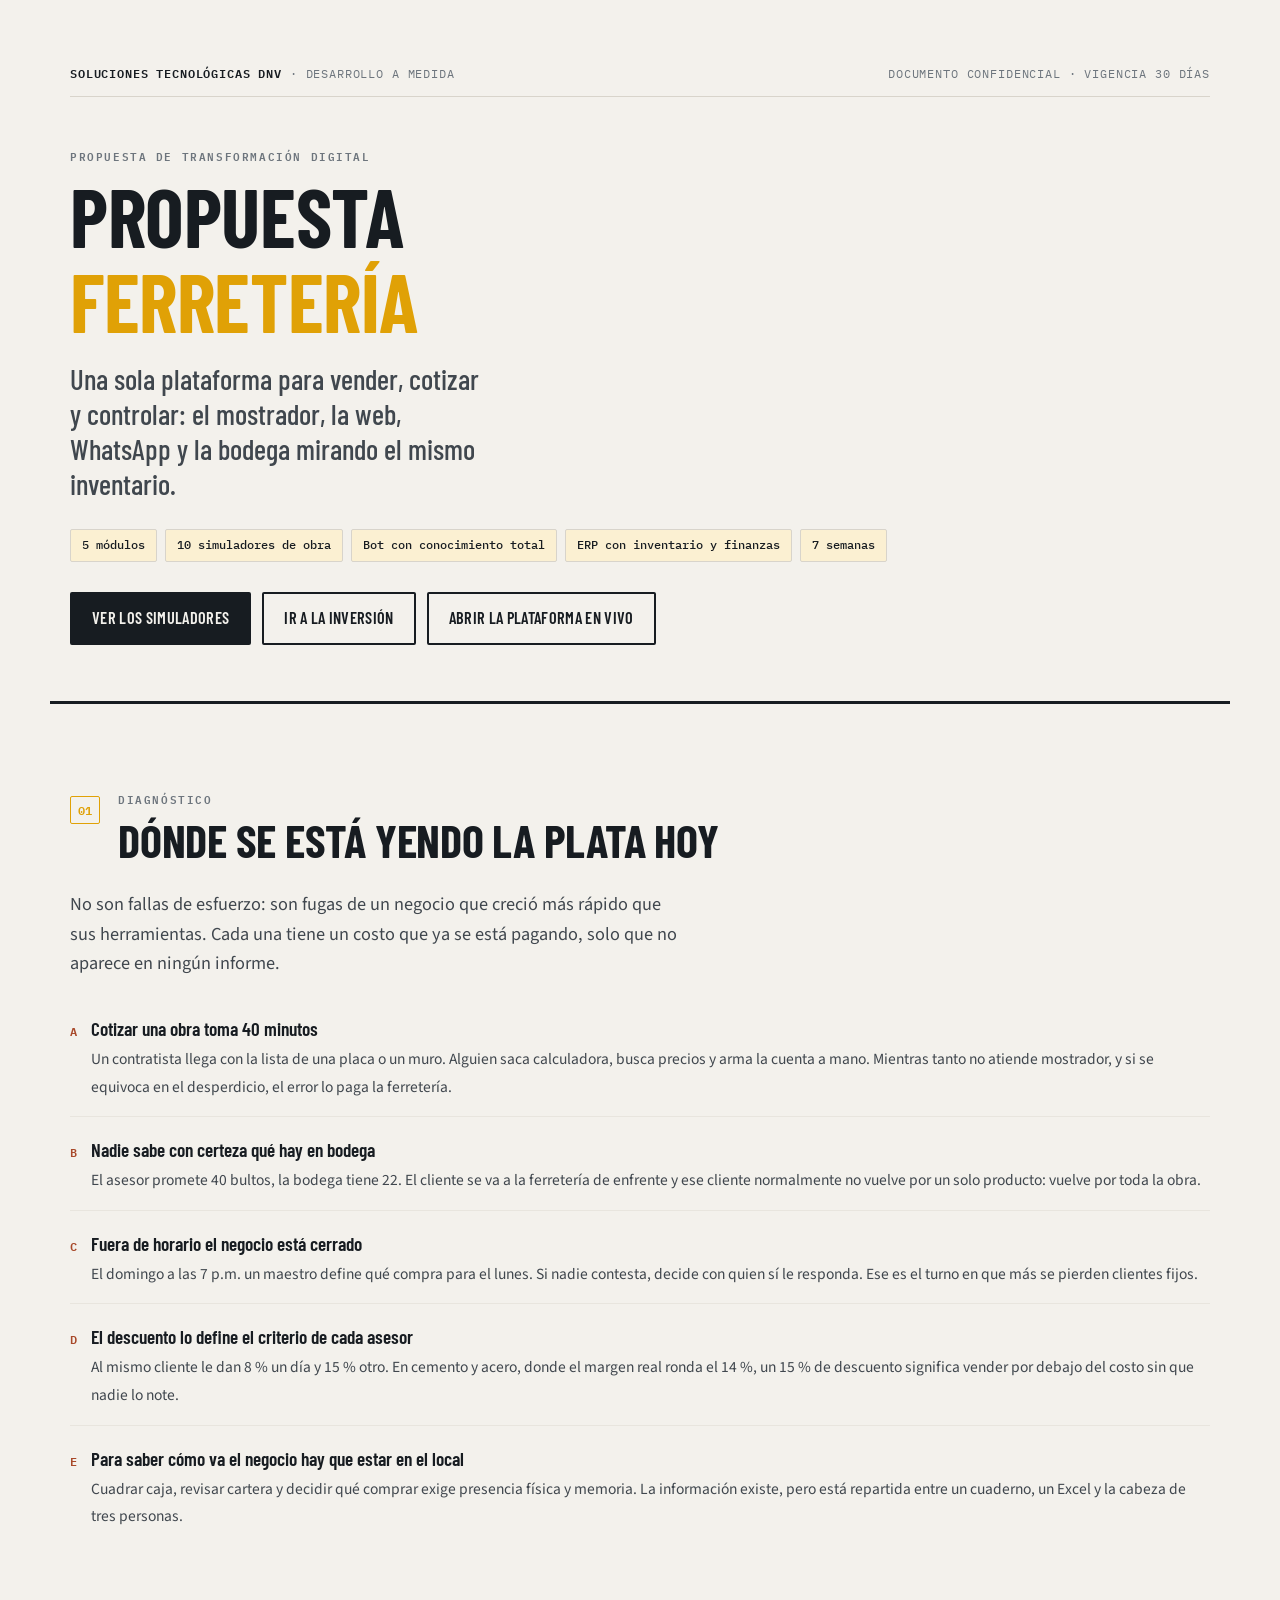
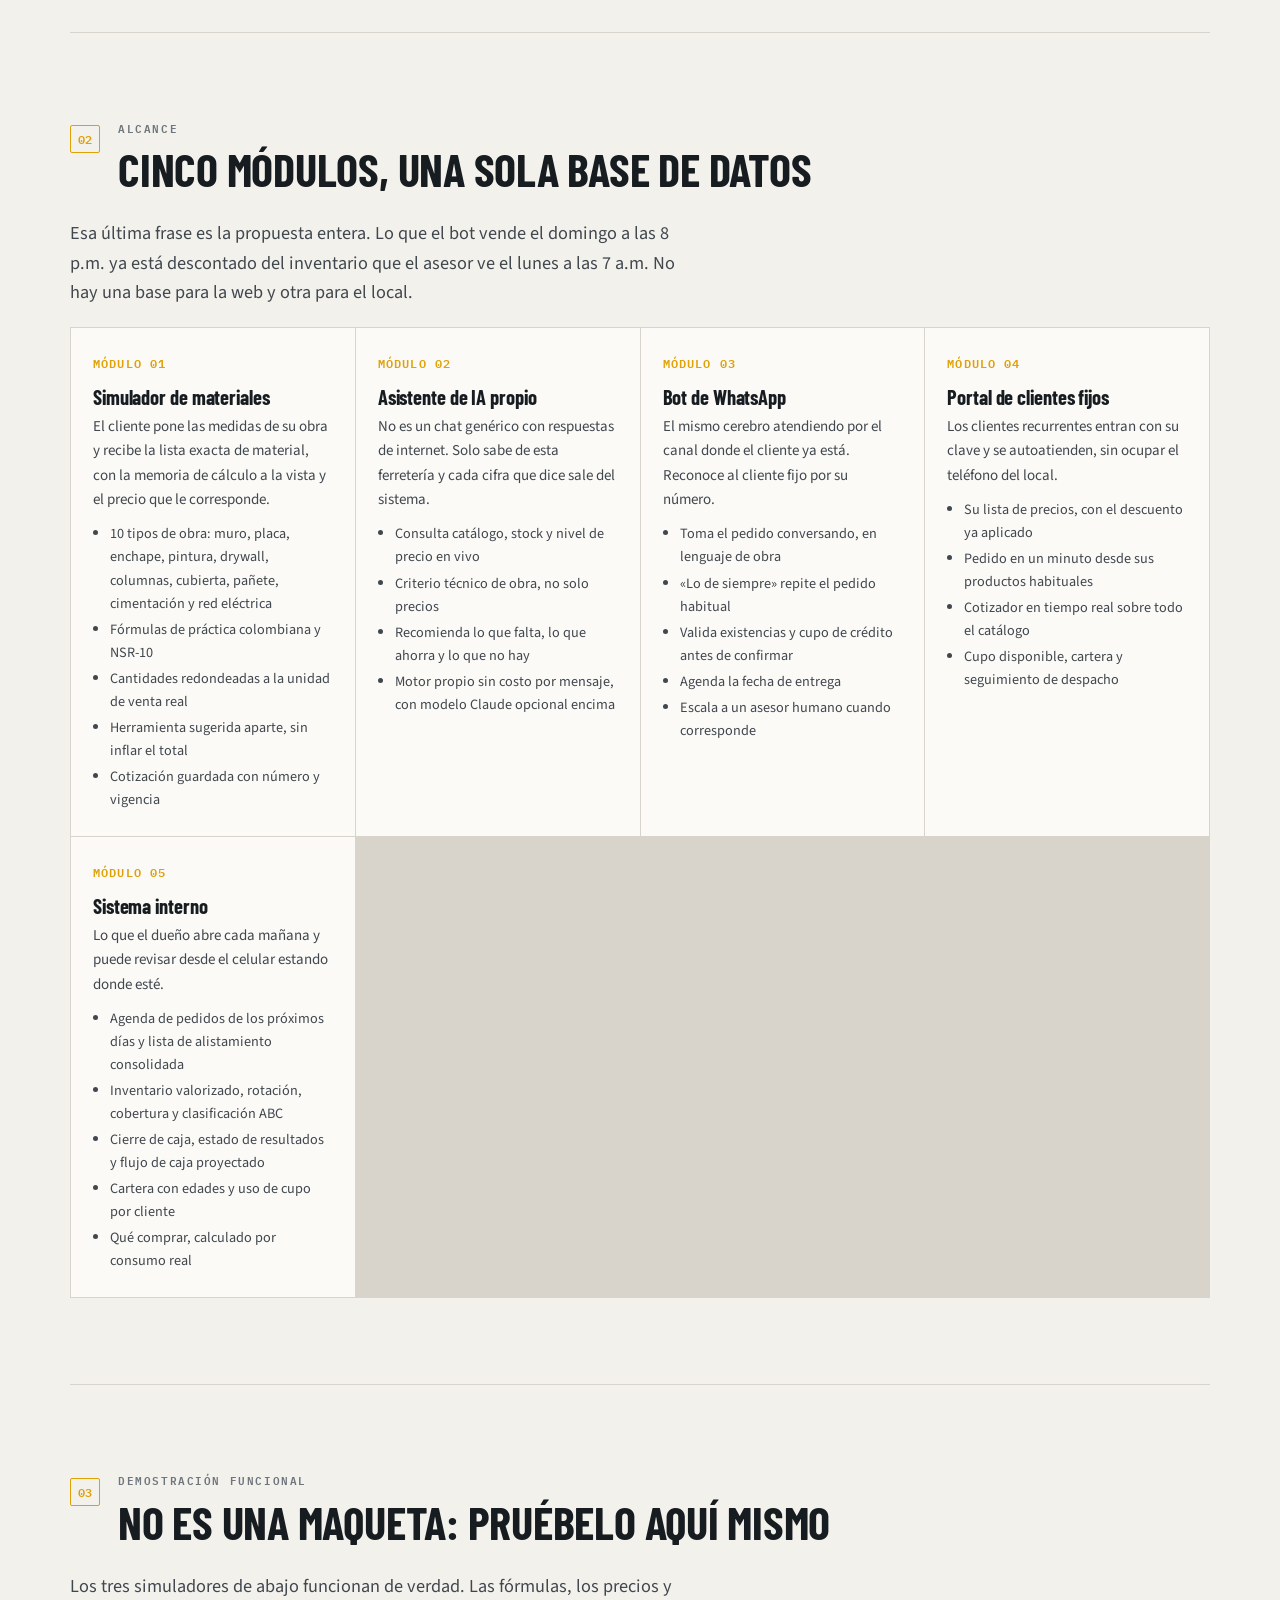
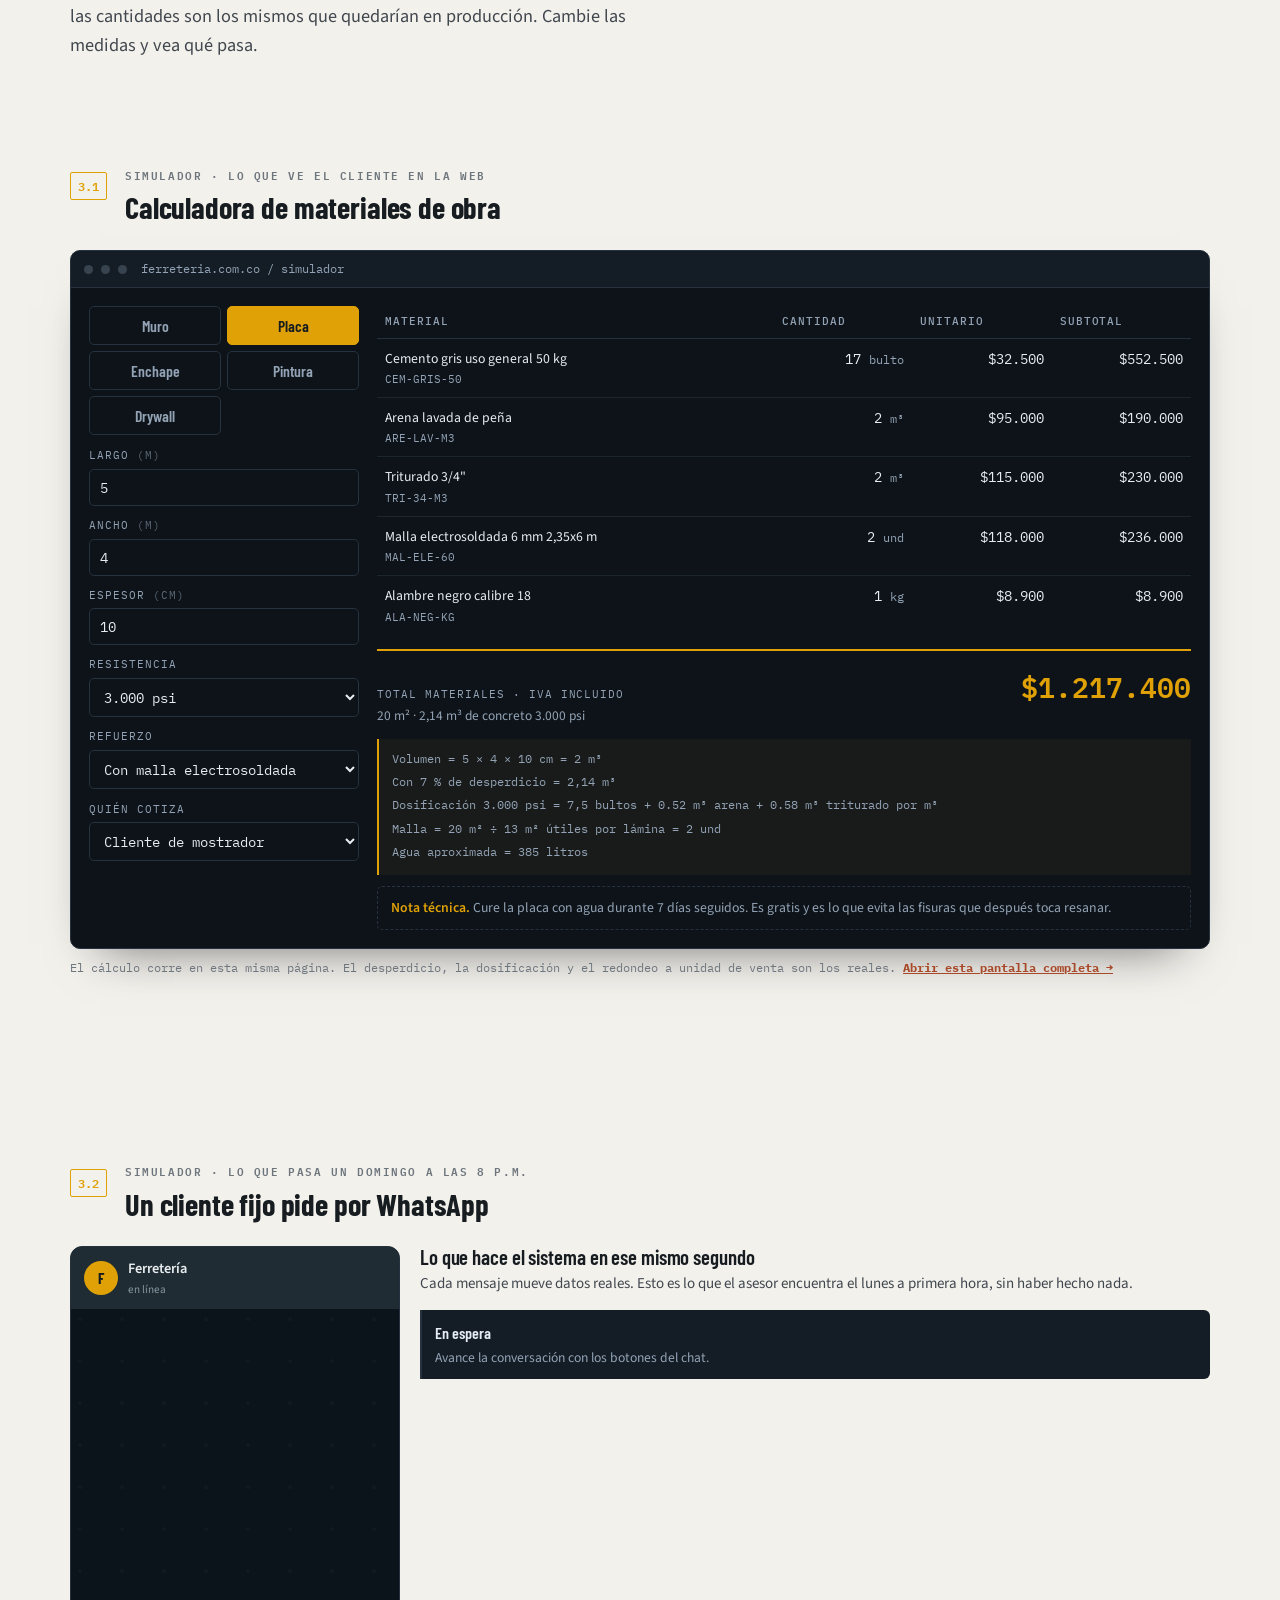
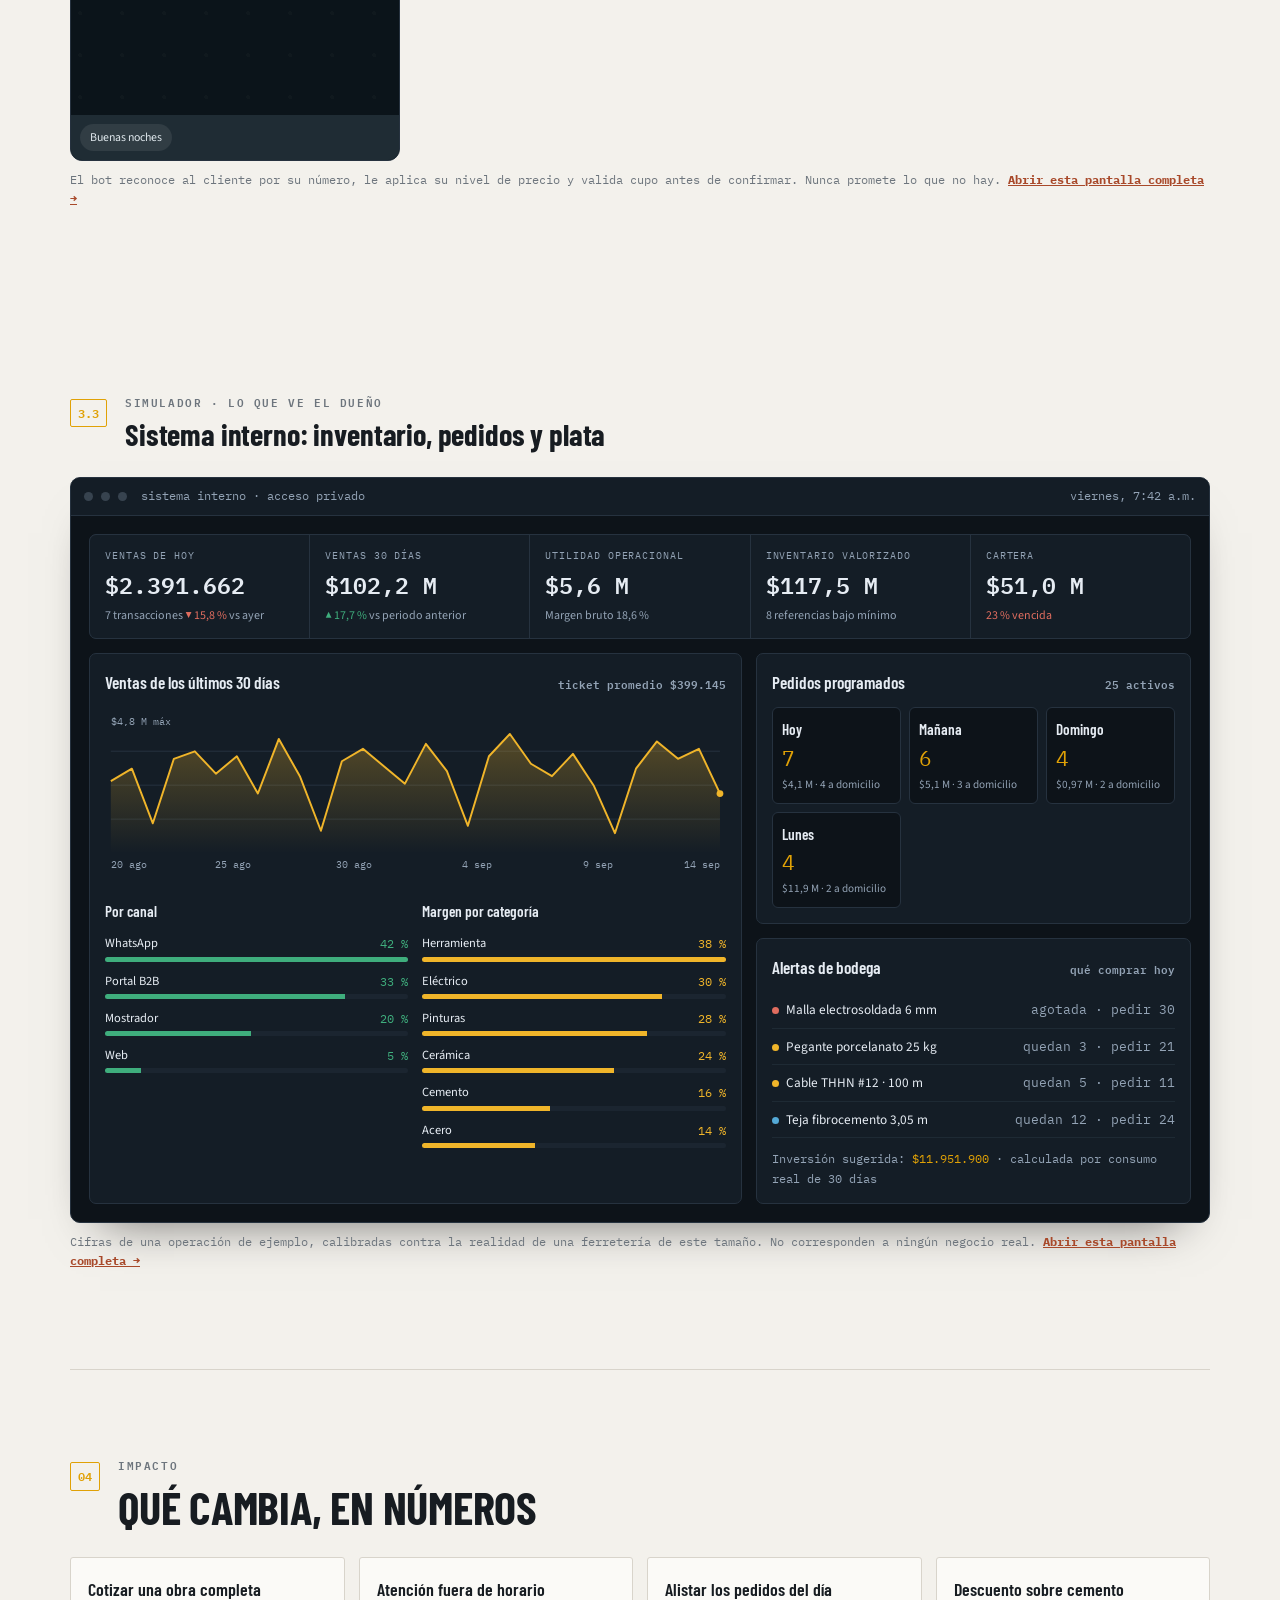
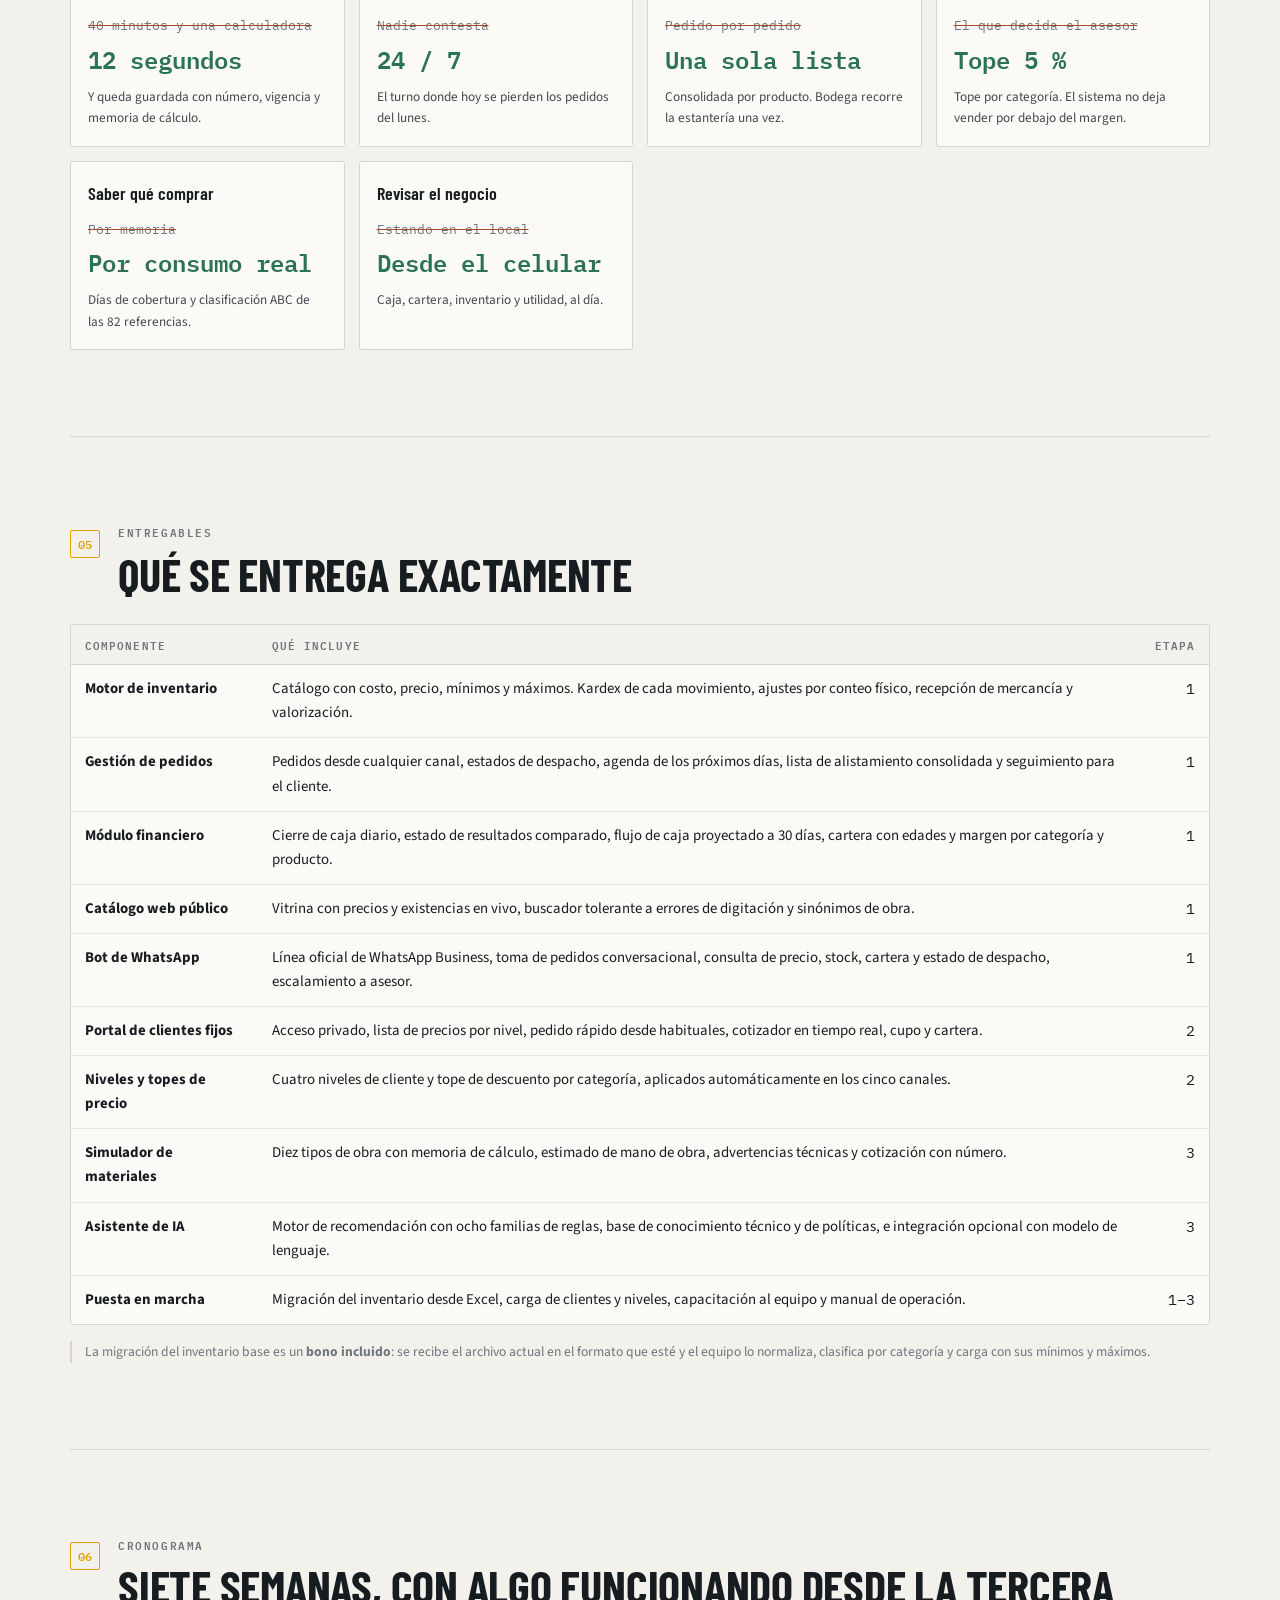
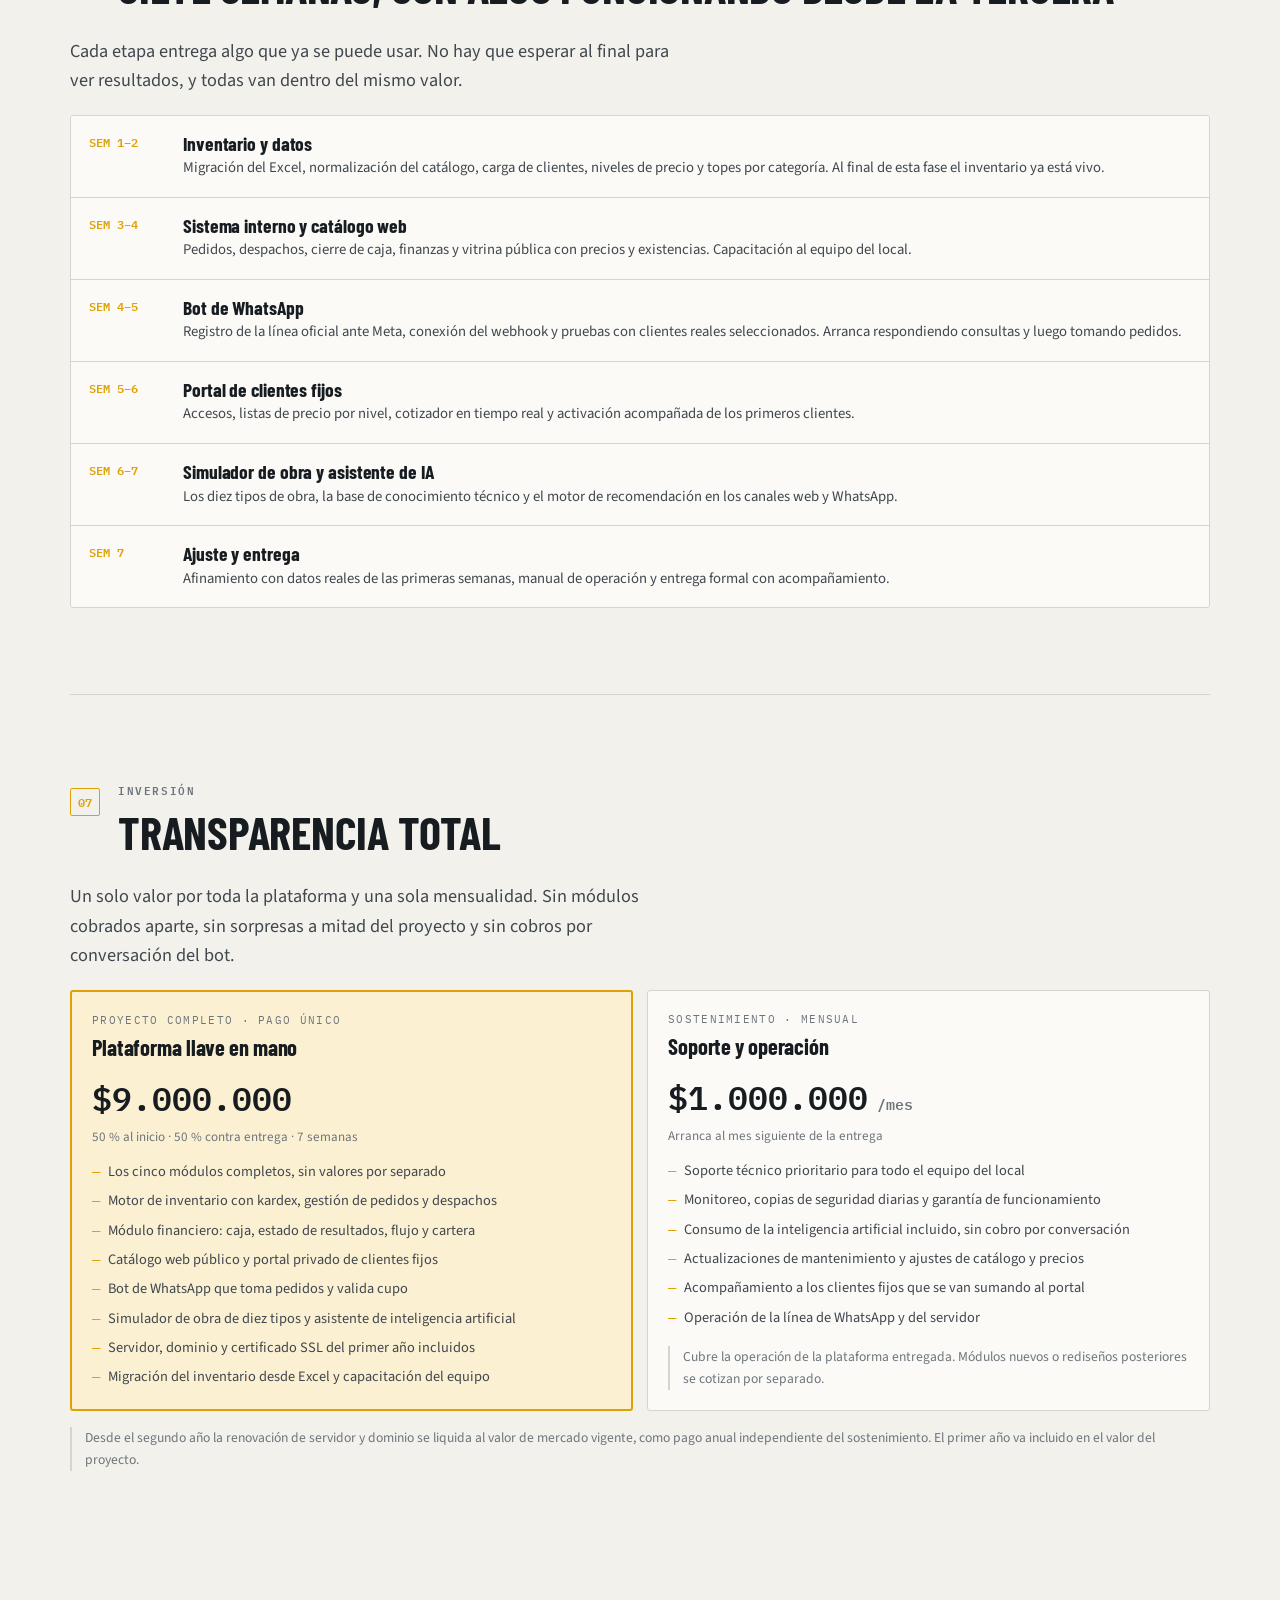
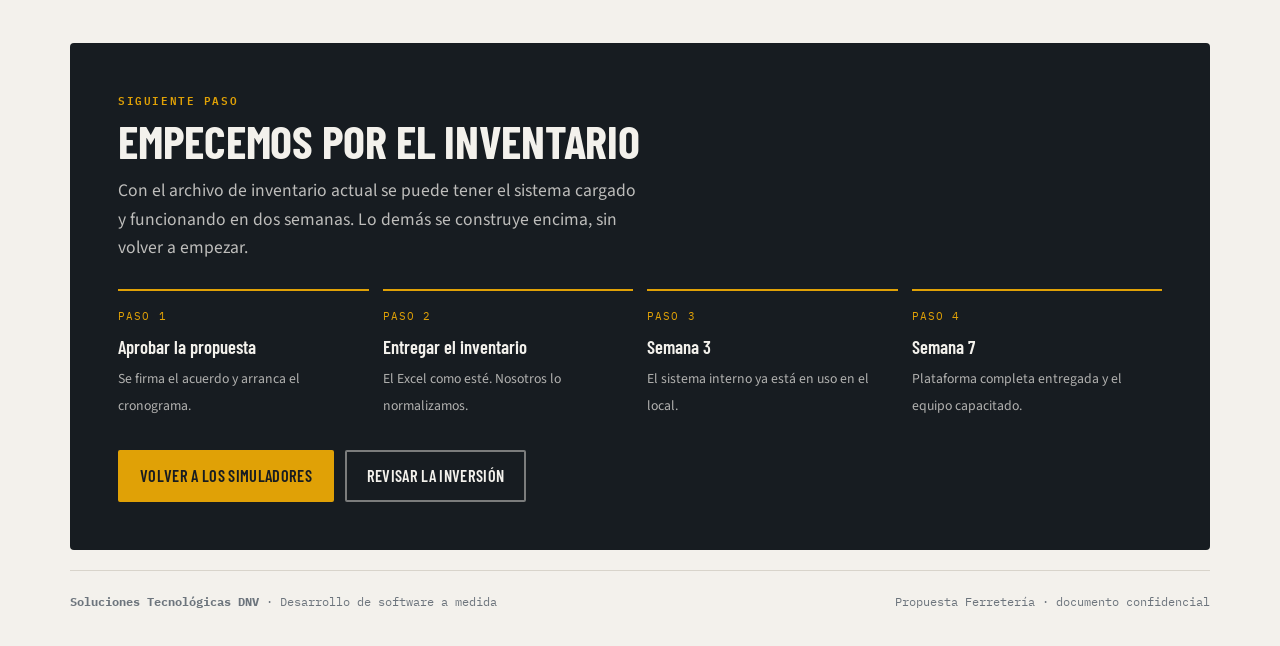
<file: index.html>
<!doctype html>
<html lang="es">
<head>
<meta charset="utf-8">
<meta name="viewport" content="width=device-width, initial-scale=1, viewport-fit=cover">
<meta name="description" content="Propuesta de plataforma integral para ferreteria: simulador de materiales, asistente de IA, bot de WhatsApp, portal de clientes y sistema interno.">
<style>img{max-width:100%}[hidden]{display:none!important}</style>
<title>Propuesta Ferretería</title>
<link rel="preconnect" href="https://fonts.googleapis.com">
<link rel="preconnect" href="https://fonts.gstatic.com" crossorigin>
<link rel="stylesheet" href="https://fonts.googleapis.com/css2?family=Barlow+Condensed:wght@500;600;700&family=IBM+Plex+Mono:wght@400;500;600&family=Source+Sans+3:ital,wght@0,400;0,600;0,700;1,400&display=swap">

<style>
:root{
  /* ---- papel: la propuesta impresa ---- */
  --papel:#f3f1ec;
  --papel-2:#fbfaf7;
  --tinta:#171c21;
  --tinta-2:#40474e;
  --tinta-3:#6d757d;
  --regla:#d8d4cb;
  --regla-2:#e8e5de;
  /* ---- acentos de obra ---- */
  --ambar:#e0a106;
  --ambar-suave:#fbf0d2;
  --oxido:#a8492a;
  --verde:#2c7355;
  --acero:#39424c;
  /* ---- pantalla: los equipos embebidos (constante en ambos temas) ---- */
  --scr:#0d1319;
  --scr-2:#141d26;
  --scr-linea:#26323f;
  --scr-txt:#e6ecf3;
  --scr-txt-2:#93a3b5;
  --wa:#0b141a;
  --wa-in:#1f2c34;
  --wa-out:#005c4b;

  --max:1180px;
  --col:74ch;
  --f-tit:'Barlow Condensed',ui-sans-serif,system-ui,sans-serif;
  --f-txt:'Source Sans 3',ui-sans-serif,system-ui,sans-serif;
  --f-num:'IBM Plex Mono',ui-monospace,monospace;
}
@media (prefers-color-scheme:dark){
  :root:not([data-theme="light"]){
    --papel:#14181c;
    --papel-2:#1b2127;
    --tinta:#eef1f4;
    --tinta-2:#b3bcc4;
    --tinta-3:#828d97;
    --regla:#2c343c;
    --regla-2:#242b32;
    --ambar:#f0b52a;
    --ambar-suave:#2e2611;
    --oxido:#d97a55;
    --verde:#57b98d;
    --acero:#c3ccd4;
  }
}
:root[data-theme="dark"]{
  --papel:#14181c; --papel-2:#1b2127; --tinta:#eef1f4; --tinta-2:#b3bcc4;
  --tinta-3:#828d97; --regla:#2c343c; --regla-2:#242b32; --ambar:#f0b52a;
  --ambar-suave:#2e2611; --oxido:#d97a55; --verde:#57b98d; --acero:#c3ccd4;
}

*{box-sizing:border-box}
body{
  margin:0;background:var(--papel);color:var(--tinta);
  font-family:var(--f-txt);font-size:17px;line-height:1.62;
  -webkit-font-smoothing:antialiased;
}
.env{width:min(var(--max),100%);margin-inline:auto;padding-inline:20px}
.col{max-width:var(--col)}

h1,h2,h3,h4{font-family:var(--f-tit);font-weight:700;line-height:1.04;margin:0;text-wrap:balance;letter-spacing:-.005em}
h1{font-size:clamp(2.7rem,7.5vw,5.1rem);text-transform:uppercase}
h2{font-size:clamp(1.85rem,4vw,2.9rem);text-transform:uppercase}
h3{font-size:clamp(1.25rem,2.3vw,1.6rem)}
h4{font-size:1.06rem;font-weight:600}
p{margin:0 0 1.05em}
a{color:var(--oxido)}

/* ---------- retícula de plano: numeración de sección al margen ---------- */
.seccion{padding-block:clamp(42px,7vw,86px);border-top:1px solid var(--regla)}
.seccion:first-of-type{border-top:0}
.cabeza{display:grid;grid-template-columns:auto 1fr;gap:18px;align-items:start;margin-bottom:26px}
.folio{
  font-family:var(--f-num);font-size:.78rem;font-weight:600;color:var(--ambar);
  border:1px solid var(--ambar);border-radius:2px;padding:3px 7px;white-space:nowrap;
  margin-top:.5em;
}
.rotulo{
  font-family:var(--f-num);font-size:.71rem;font-weight:600;letter-spacing:.14em;
  text-transform:uppercase;color:var(--tinta-3);display:block;margin-bottom:8px
}
.entrada{font-size:1.14rem;color:var(--tinta-2);max-width:68ch}

/* ------------------------------- portada ------------------------------- */
.portada{
  padding-block:clamp(34px,6vw,64px) clamp(30px,5vw,56px);
  border-bottom:3px solid var(--tinta);
}
.membrete{
  display:flex;flex-wrap:wrap;gap:14px;align-items:baseline;justify-content:space-between;
  font-family:var(--f-num);font-size:.76rem;letter-spacing:.07em;text-transform:uppercase;
  color:var(--tinta-3);border-bottom:1px solid var(--regla);padding-bottom:12px;margin-bottom:clamp(26px,5vw,50px)
}
.membrete b{color:var(--tinta);font-weight:600}
.titular span{color:var(--ambar)}
.lema{
  font-family:var(--f-tit);font-size:clamp(1.2rem,2.7vw,1.8rem);font-weight:500;
  color:var(--tinta-2);max-width:32ch;margin:18px 0 0;line-height:1.22
}
.cintas{display:flex;flex-wrap:wrap;gap:8px;margin-top:28px}
.cinta{
  font-family:var(--f-num);font-size:.73rem;font-weight:500;padding:6px 11px;
  background:var(--ambar-suave);color:var(--tinta);border:1px solid var(--regla);border-radius:2px
}
.acciones{display:flex;flex-wrap:wrap;gap:11px;margin-top:30px}
.btn{
  font-family:var(--f-tit);font-size:1.02rem;font-weight:600;letter-spacing:.02em;text-transform:uppercase;
  padding:11px 20px;border:2px solid var(--tinta);background:var(--tinta);color:var(--papel);
  border-radius:2px;cursor:pointer;text-decoration:none;display:inline-block;transition:.14s
}
.btn:hover{background:var(--ambar);border-color:var(--ambar);color:#171c21}
.btn.hueco{background:transparent;color:var(--tinta)}
.btn.hueco:hover{background:var(--tinta);color:var(--papel)}
.btn.chico{font-size:.86rem;padding:7px 13px;border-width:1px}

/* --------------------------------- listas ------------------------------ */
.dolor{list-style:none;padding:0;margin:0;display:grid;gap:2px}
.dolor li{
  display:grid;grid-template-columns:auto 1fr;gap:14px;align-items:baseline;
  padding:15px 0;border-bottom:1px solid var(--regla-2)
}
.dolor li:last-child{border-bottom:0}
.dolor .marca{font-family:var(--f-num);font-size:.76rem;color:var(--oxido);font-weight:600}
.dolor b{display:block;font-family:var(--f-tit);font-size:1.2rem;font-weight:600;margin-bottom:2px}
.dolor span.txt{color:var(--tinta-2);font-size:.97rem}

/* --------------------------------- módulos ----------------------------- */
.modulos{display:grid;grid-template-columns:repeat(auto-fit,minmax(255px,1fr));gap:1px;background:var(--regla);border:1px solid var(--regla)}
.modulo{background:var(--papel-2);padding:22px}
.modulo .n{font-family:var(--f-num);font-size:.72rem;color:var(--ambar);font-weight:600;letter-spacing:.1em}
.modulo h4{margin:9px 0 7px;font-family:var(--f-tit);font-size:1.28rem;font-weight:700}
.modulo p{font-size:.94rem;color:var(--tinta-2);margin:0}
.modulo ul{margin:10px 0 0;padding-left:17px;font-size:.89rem;color:var(--tinta-2)}
.modulo li{margin-bottom:3px}

/* -------------------------- pantallas embebidas ------------------------ */
.equipo{
  background:var(--scr);border:1px solid var(--scr-linea);border-radius:10px;
  color:var(--scr-txt);overflow:hidden;box-shadow:0 26px 48px -30px rgba(0,0,0,.6)
}
.equipo-barra{
  display:flex;align-items:center;gap:8px;padding:9px 13px;background:var(--scr-2);
  border-bottom:1px solid var(--scr-linea);font-family:var(--f-num);font-size:.72rem;color:var(--scr-txt-2)
}
.punto{width:9px;height:9px;border-radius:50%;background:#37434f}
.equipo-cuerpo{padding:18px}
.pie-equipo{font-family:var(--f-num);font-size:.73rem;color:var(--tinta-3);margin-top:10px}

/* calculadora */
.calc{display:grid;grid-template-columns:270px 1fr;gap:18px}
.calc-panel{display:grid;gap:12px;align-content:start}
.obra-sel{display:grid;grid-template-columns:1fr 1fr;gap:6px}
.obra-btn{
  font-family:var(--f-tit);font-size:.98rem;font-weight:600;padding:9px 6px;cursor:pointer;
  background:transparent;border:1px solid var(--scr-linea);color:var(--scr-txt-2);border-radius:5px;transition:.13s
}
.obra-btn:hover{border-color:var(--ambar);color:var(--scr-txt)}
.obra-btn[aria-pressed="true"]{background:var(--ambar);border-color:var(--ambar);color:#171c21}
.campo label{
  display:block;font-family:var(--f-num);font-size:.68rem;letter-spacing:.09em;text-transform:uppercase;
  color:var(--scr-txt-2);margin-bottom:4px
}
.campo input,.campo select{
  width:100%;padding:8px 10px;background:var(--scr);border:1px solid var(--scr-linea);
  color:var(--scr-txt);border-radius:5px;font-family:var(--f-num);font-size:.9rem
}
.campo input:focus,.campo select:focus{outline:2px solid var(--ambar);outline-offset:-1px;border-color:var(--ambar)}
.campo select option{background:#141d26;color:#e6ecf3}

.tabla-mat{width:100%;border-collapse:collapse;font-size:.86rem;color:var(--scr-txt)}
.tabla-mat td{color:var(--scr-txt)}
.tabla-mat th{
  text-align:left;font-family:var(--f-num);font-size:.66rem;letter-spacing:.09em;text-transform:uppercase;
  color:var(--scr-txt-2);padding:7px 8px;border-bottom:1px solid var(--scr-linea);font-weight:500
}
.tabla-mat td{padding:9px 8px;border-bottom:1px solid rgba(38,50,63,.6);vertical-align:top}
.tabla-mat tr:last-child td{border-bottom:0}
.num{font-family:var(--f-num);text-align:right;font-variant-numeric:tabular-nums;white-space:nowrap}
.sku{font-family:var(--f-num);font-size:.7rem;color:var(--scr-txt-2);display:block}
.total-obra{
  display:flex;flex-wrap:wrap;gap:12px;justify-content:space-between;align-items:baseline;
  margin-top:14px;padding-top:13px;border-top:2px solid var(--ambar)
}
.total-obra .plata{font-family:var(--f-num);font-size:1.75rem;font-weight:600;color:var(--ambar)}
.memoria{
  margin-top:12px;background:rgba(240,181,42,.05);border-left:2px solid var(--ambar);
  padding:10px 13px;font-family:var(--f-num);font-size:.72rem;color:var(--scr-txt-2);line-height:1.75
}
.memoria div{margin-bottom:3px}
.consejo{
  margin-top:11px;padding:10px 13px;border:1px dashed var(--scr-linea);border-radius:5px;
  font-size:.86rem;color:var(--scr-txt-2)
}
.consejo b{color:var(--ambar);font-weight:600}

/* whatsapp */
.wa-demo{display:grid;grid-template-columns:330px 1fr;gap:20px;align-items:start}
.wa{background:var(--wa);border-radius:12px;overflow:hidden;border:1px solid var(--scr-linea)}
.wa-top{display:flex;gap:10px;align-items:center;padding:10px 13px;background:var(--wa-in)}
.wa-foto{
  width:34px;height:34px;border-radius:50%;background:var(--ambar);color:#171c21;
  display:grid;place-items:center;font-family:var(--f-tit);font-weight:700;font-size:.95rem
}
.wa-cuerpo{
  height:406px;overflow-y:auto;padding:13px 11px;display:flex;flex-direction:column;gap:6px;
  background-image:radial-gradient(circle at 22% 24%,rgba(255,255,255,.02) 0 2px,transparent 2px);
  background-size:42px 42px;scroll-behavior:smooth
}
.wa-msg{
  max-width:84%;padding:7px 10px 5px;border-radius:8px;font-size:.82rem;line-height:1.45;
  color:#e9edef;white-space:pre-wrap;animation:aparece .24s ease both
}
.wa-in-m{background:var(--wa-in);align-self:flex-start;border-top-left-radius:2px}
.wa-out-m{background:var(--wa-out);align-self:flex-end;border-top-right-radius:2px}
.wa-msg b{color:#fff}
.wa-hora{font-size:.6rem;color:#8696a0;float:right;margin:5px 0 0 8px}
@keyframes aparece{from{opacity:0;transform:translateY(5px)}to{opacity:1;transform:none}}
.wa-pie{display:flex;gap:7px;padding:9px;background:var(--wa-in);flex-wrap:wrap}
.wa-chip{
  font-size:.74rem;padding:5px 10px;border-radius:14px;background:rgba(255,255,255,.08);
  color:#dfe7ec;border:0;cursor:pointer;font-family:var(--f-txt)
}
.wa-chip:hover{background:var(--ambar);color:#171c21}
.wa-chip:disabled{opacity:.35;cursor:default}
.traza{display:grid;gap:8px}
.traza-item{
  padding:10px 13px;border-left:2px solid var(--scr-linea);background:var(--scr-2);
  border-radius:0 6px 6px 0;font-size:.85rem;color:var(--scr-txt-2);animation:aparece .3s ease both
}
.traza-item b{color:var(--scr-txt);display:block;font-family:var(--f-tit);font-size:1rem;font-weight:600;margin-bottom:1px}
.traza-item.hito{border-left-color:var(--ambar)}
.traza-item.ok{border-left-color:#3fae7d}

/* erp */
.erp-kpis{display:grid;grid-template-columns:repeat(auto-fit,minmax(150px,1fr));gap:1px;background:var(--scr-linea);border:1px solid var(--scr-linea);border-radius:7px;overflow:hidden}
.erp-kpi{background:var(--scr-2);padding:13px 15px}
.erp-kpi .et{font-family:var(--f-num);font-size:.64rem;letter-spacing:.09em;text-transform:uppercase;color:var(--scr-txt-2)}
.erp-kpi .vl{font-family:var(--f-num);font-size:1.42rem;font-weight:600;margin-top:3px;font-variant-numeric:tabular-nums}
.erp-kpi .sub{font-size:.75rem;color:var(--scr-txt-2);margin-top:2px}
.sube{color:#3fae7d}.baja{color:#e06d5f}
.erp-grid{display:grid;grid-template-columns:1.5fr 1fr;gap:14px;margin-top:14px}
.panel{background:var(--scr-2);border:1px solid var(--scr-linea);border-radius:7px;padding:15px}
.panel h5{
  margin:0 0 10px;font-family:var(--f-tit);font-size:1.08rem;font-weight:600;
  display:flex;justify-content:space-between;align-items:baseline;gap:10px
}
.panel h5 em{font-family:var(--f-num);font-size:.68rem;font-style:normal;color:var(--scr-txt-2)}
.dias{display:grid;grid-template-columns:repeat(auto-fit,minmax(118px,1fr));gap:8px}
.dia{background:var(--scr);border:1px solid var(--scr-linea);border-radius:6px;padding:9px}
.dia .d{font-family:var(--f-tit);font-size:.95rem;font-weight:600}
.dia .c{font-family:var(--f-num);font-size:1.3rem;color:var(--ambar);font-variant-numeric:tabular-nums}
.dia .m{font-size:.7rem;color:var(--scr-txt-2)}
.fila-alerta{display:flex;justify-content:space-between;gap:10px;padding:7px 0;border-bottom:1px solid rgba(38,50,63,.6);font-size:.83rem}
.fila-alerta:last-child{border-bottom:0}
.sem{width:7px;height:7px;border-radius:50%;display:inline-block;margin-right:7px;vertical-align:middle}

/* --------------------------------- tablas ------------------------------ */
.tabla-env{overflow-x:auto;border:1px solid var(--regla);border-radius:3px;background:var(--papel-2)}
table.doc{width:100%;border-collapse:collapse;font-size:.93rem;min-width:520px;color:var(--tinta)}
table.doc td{color:var(--tinta)}
table.doc th{
  text-align:left;font-family:var(--f-num);font-size:.67rem;letter-spacing:.1em;text-transform:uppercase;
  color:var(--tinta-3);padding:11px 14px;border-bottom:1px solid var(--regla);font-weight:600;background:var(--papel)
}
table.doc td{padding:12px 14px;border-bottom:1px solid var(--regla-2);vertical-align:top}
table.doc tr:last-child td{border-bottom:0}
table.doc .n{font-family:var(--f-num);text-align:right;font-variant-numeric:tabular-nums;white-space:nowrap}

/* ------------------------------- comparativo --------------------------- */
.antes-despues{display:grid;grid-template-columns:repeat(auto-fit,minmax(230px,1fr));gap:14px}
.ad{border:1px solid var(--regla);border-radius:3px;padding:17px;background:var(--papel-2)}
.ad .q{font-family:var(--f-tit);font-size:1.12rem;font-weight:600;margin-bottom:11px}
.ad .a{font-family:var(--f-num);font-size:.84rem;color:var(--tinta-3);text-decoration:line-through;text-decoration-color:var(--oxido)}
.ad .b{font-family:var(--f-num);font-size:1.5rem;font-weight:600;color:var(--verde);margin-top:3px;font-variant-numeric:tabular-nums}
.ad .n{font-size:.83rem;color:var(--tinta-2);margin-top:7px}

/* -------------------------------- fases -------------------------------- */
.fases{display:grid;gap:0;border:1px solid var(--regla);border-radius:3px;overflow:hidden}
.fase{display:grid;grid-template-columns:78px 1fr;gap:16px;padding:17px 18px;background:var(--papel-2);border-bottom:1px solid var(--regla)}
.fase:last-child{border-bottom:0}
.fase .sem{width:auto;height:auto;border-radius:0;background:none;margin:0;font-family:var(--f-num);font-size:.76rem;color:var(--ambar);font-weight:600}
.fase h4{font-family:var(--f-tit);font-size:1.22rem;font-weight:700;margin-bottom:3px}
.fase p{margin:0;font-size:.92rem;color:var(--tinta-2)}

/* ------------------------------ inversión ------------------------------ */
.precios{display:grid;grid-template-columns:repeat(auto-fit,minmax(255px,1fr));gap:14px}
.precio{border:1px solid var(--regla);border-radius:3px;padding:20px;background:var(--papel-2);display:flex;flex-direction:column}
.precio.destacado{border:2px solid var(--ambar);background:var(--ambar-suave)}
.precio .tipo{font-family:var(--f-num);font-size:.68rem;letter-spacing:.12em;text-transform:uppercase;color:var(--tinta-3)}
.precio h4{font-family:var(--f-tit);font-size:1.4rem;font-weight:700;margin:7px 0 3px}
.precio .cifra{font-family:var(--f-num);font-size:2.05rem;font-weight:600;margin:9px 0 2px;font-variant-numeric:tabular-nums}
.precio .cond{font-size:.82rem;color:var(--tinta-3);margin-bottom:12px}
.precio ul{list-style:none;padding:0;margin:0 0 auto;display:grid;gap:6px;font-size:.9rem}
.precio li{display:grid;grid-template-columns:auto 1fr;gap:8px;color:var(--tinta-2)}
.precio li::before{content:"—";color:var(--ambar);font-family:var(--f-num)}
.nota{font-size:.85rem;color:var(--tinta-3);border-left:2px solid var(--regla);padding-left:13px;margin-top:16px}


/* -------------------------------- cierre ------------------------------- */
.cierre{background:var(--tinta);color:var(--papel);border-radius:4px;padding:clamp(26px,5vw,48px)}
.cierre h2{color:var(--papel)}
.cierre p{color:rgba(243,241,236,.76)}
.cierre .btn{border-color:var(--ambar);background:var(--ambar);color:#171c21}
.cierre .btn.hueco{background:transparent;color:var(--papel);border-color:rgba(243,241,236,.45)}
.cierre .btn.hueco:hover{background:var(--papel);color:var(--tinta)}
.pasos{display:grid;grid-template-columns:repeat(auto-fit,minmax(175px,1fr));gap:14px;margin:26px 0}
.paso{border-top:2px solid var(--ambar);padding-top:11px}
.paso .p{font-family:var(--f-num);font-size:.7rem;color:var(--ambar);letter-spacing:.1em}
.paso b{display:block;font-family:var(--f-tit);font-size:1.16rem;font-weight:600;margin:3px 0 2px}
.paso span{font-size:.86rem;color:rgba(243,241,236,.7)}

footer{border-top:1px solid var(--regla);padding-block:22px 34px;font-family:var(--f-num);font-size:.73rem;color:var(--tinta-3)}
.firma{display:flex;flex-wrap:wrap;gap:12px;justify-content:space-between}

@media (max-width:860px){
  .calc,.wa-demo,.erp-grid{grid-template-columns:1fr}
  .fase{grid-template-columns:58px 1fr;row-gap:6px;gap:12px}
}
@media (prefers-reduced-motion:reduce){*{animation:none!important;transition:none!important;scroll-behavior:auto!important}}
</style>

<header class="env portada">
  <div class="membrete">
    <span><b>Soluciones Tecnológicas DNV</b> · Desarrollo a medida</span>
    <span>Documento confidencial · Vigencia 30 días</span>
  </div>

  <span class="rotulo">Propuesta de transformación digital</span>
  <h1 class="titular">Propuesta<br><span>Ferretería</span></h1>
  <p class="lema">Una sola plataforma para vender, cotizar y controlar: el mostrador, la web, WhatsApp y la bodega mirando el mismo inventario.</p>

  <div class="cintas">
    <span class="cinta">5 módulos</span>
    <span class="cinta">10 simuladores de obra</span>
    <span class="cinta">Bot con conocimiento total</span>
    <span class="cinta">ERP con inventario y finanzas</span>
    <span class="cinta">7 semanas</span>
  </div>

  <div class="acciones">
    <a class="btn" href="#simuladores">Ver los simuladores</a>
    <a class="btn hueco" href="#inversion">Ir a la inversión</a>
    <a class="btn hueco" href="demo/" target="_blank" rel="noopener">Abrir la plataforma en vivo</a>
  </div>
</header>

</head>
<body>
<main class="env">

<!-- ====================================================== 01 DIAGNÓSTICO -->
<section class="seccion" id="diagnostico">
  <div class="cabeza">
    <span class="folio">01</span>
    <div>
      <span class="rotulo">Diagnóstico</span>
      <h2>Dónde se está yendo la plata hoy</h2>
    </div>
  </div>

  <p class="entrada col">No son fallas de esfuerzo: son fugas de un negocio que creció más rápido que sus herramientas. Cada una tiene un costo que ya se está pagando, solo que no aparece en ningún informe.</p>

  <ul class="dolor col" style="max-width:none">
    <li>
      <span class="marca">A</span>
      <div>
        <b>Cotizar una obra toma 40 minutos</b>
        <span class="txt">Un contratista llega con la lista de una placa o un muro. Alguien saca calculadora, busca precios y arma la cuenta a mano. Mientras tanto no atiende mostrador, y si se equivoca en el desperdicio, el error lo paga la ferretería.</span>
      </div>
    </li>
    <li>
      <span class="marca">B</span>
      <div>
        <b>Nadie sabe con certeza qué hay en bodega</b>
        <span class="txt">El asesor promete 40 bultos, la bodega tiene 22. El cliente se va a la ferretería de enfrente y ese cliente normalmente no vuelve por un solo producto: vuelve por toda la obra.</span>
      </div>
    </li>
    <li>
      <span class="marca">C</span>
      <div>
        <b>Fuera de horario el negocio está cerrado</b>
        <span class="txt">El domingo a las 7 p.m. un maestro define qué compra para el lunes. Si nadie contesta, decide con quien sí le responda. Ese es el turno en que más se pierden clientes fijos.</span>
      </div>
    </li>
    <li>
      <span class="marca">D</span>
      <div>
        <b>El descuento lo define el criterio de cada asesor</b>
        <span class="txt">Al mismo cliente le dan 8 % un día y 15 % otro. En cemento y acero, donde el margen real ronda el 14 %, un 15 % de descuento significa vender por debajo del costo sin que nadie lo note.</span>
      </div>
    </li>
    <li>
      <span class="marca">E</span>
      <div>
        <b>Para saber cómo va el negocio hay que estar en el local</b>
        <span class="txt">Cuadrar caja, revisar cartera y decidir qué comprar exige presencia física y memoria. La información existe, pero está repartida entre un cuaderno, un Excel y la cabeza de tres personas.</span>
      </div>
    </li>
  </ul>
</section>

<!-- ========================================================= 02 SOLUCIÓN -->
<section class="seccion" id="solucion">
  <div class="cabeza">
    <span class="folio">02</span>
    <div>
      <span class="rotulo">Alcance</span>
      <h2>Cinco módulos, una sola base de datos</h2>
    </div>
  </div>

  <p class="entrada col">Esa última frase es la propuesta entera. Lo que el bot vende el domingo a las 8 p.m. ya está descontado del inventario que el asesor ve el lunes a las 7 a.m. No hay una base para la web y otra para el local.</p>

  <div class="modulos">
    <article class="modulo">
      <span class="n">MÓDULO 01</span>
      <h4>Simulador de materiales</h4>
      <p>El cliente pone las medidas de su obra y recibe la lista exacta de material, con la memoria de cálculo a la vista y el precio que le corresponde.</p>
      <ul>
        <li>10 tipos de obra: muro, placa, enchape, pintura, drywall, columnas, cubierta, pañete, cimentación y red eléctrica</li>
        <li>Fórmulas de práctica colombiana y NSR-10</li>
        <li>Cantidades redondeadas a la unidad de venta real</li>
        <li>Herramienta sugerida aparte, sin inflar el total</li>
        <li>Cotización guardada con número y vigencia</li>
      </ul>
    </article>

    <article class="modulo">
      <span class="n">MÓDULO 02</span>
      <h4>Asistente de IA propio</h4>
      <p>No es un chat genérico con respuestas de internet. Solo sabe de esta ferretería y cada cifra que dice sale del sistema.</p>
      <ul>
        <li>Consulta catálogo, stock y nivel de precio en vivo</li>
        <li>Criterio técnico de obra, no solo precios</li>
        <li>Recomienda lo que falta, lo que ahorra y lo que no hay</li>
        <li>Motor propio sin costo por mensaje, con modelo Claude opcional encima</li>
      </ul>
    </article>

    <article class="modulo">
      <span class="n">MÓDULO 03</span>
      <h4>Bot de WhatsApp</h4>
      <p>El mismo cerebro atendiendo por el canal donde el cliente ya está. Reconoce al cliente fijo por su número.</p>
      <ul>
        <li>Toma el pedido conversando, en lenguaje de obra</li>
        <li>«Lo de siempre» repite el pedido habitual</li>
        <li>Valida existencias y cupo de crédito antes de confirmar</li>
        <li>Agenda la fecha de entrega</li>
        <li>Escala a un asesor humano cuando corresponde</li>
      </ul>
    </article>

    <article class="modulo">
      <span class="n">MÓDULO 04</span>
      <h4>Portal de clientes fijos</h4>
      <p>Los clientes recurrentes entran con su clave y se autoatienden, sin ocupar el teléfono del local.</p>
      <ul>
        <li>Su lista de precios, con el descuento ya aplicado</li>
        <li>Pedido en un minuto desde sus productos habituales</li>
        <li>Cotizador en tiempo real sobre todo el catálogo</li>
        <li>Cupo disponible, cartera y seguimiento de despacho</li>
      </ul>
    </article>

    <article class="modulo">
      <span class="n">MÓDULO 05</span>
      <h4>Sistema interno</h4>
      <p>Lo que el dueño abre cada mañana y puede revisar desde el celular estando donde esté.</p>
      <ul>
        <li>Agenda de pedidos de los próximos días y lista de alistamiento consolidada</li>
        <li>Inventario valorizado, rotación, cobertura y clasificación ABC</li>
        <li>Cierre de caja, estado de resultados y flujo de caja proyectado</li>
        <li>Cartera con edades y uso de cupo por cliente</li>
        <li>Qué comprar, calculado por consumo real</li>
      </ul>
    </article>
  </div>
</section>

<!-- ====================================================== 03 SIMULADORES -->
<section class="seccion" id="simuladores">
  <div class="cabeza">
    <span class="folio">03</span>
    <div>
      <span class="rotulo">Demostración funcional</span>
      <h2>No es una maqueta: pruébelo aquí mismo</h2>
    </div>
  </div>

  <p class="entrada col">Los tres simuladores de abajo funcionan de verdad. Las fórmulas, los precios y las cantidades son los mismos que quedarían en producción. Cambie las medidas y vea qué pasa.</p>
</section>

<!-- --------------------------------------------- SIMULADOR 1: CALCULADORA -->
<section class="seccion" style="border-top:0;padding-top:0">
  <div class="cabeza">
    <span class="folio">3.1</span>
    <div>
      <span class="rotulo">Simulador · lo que ve el cliente en la web</span>
      <h3 style="font-size:clamp(1.4rem,2.6vw,1.9rem);text-transform:none">Calculadora de materiales de obra</h3>
    </div>
  </div>

  <div class="equipo">
    <div class="equipo-barra">
      <span class="punto"></span><span class="punto"></span><span class="punto"></span>
      <span style="margin-left:6px">ferreteria.com.co / simulador</span>
    </div>
    <div class="equipo-cuerpo">
      <div class="calc">
        <div class="calc-panel">
          <div class="obra-sel" id="obras" role="group" aria-label="Tipo de obra"></div>
          <div id="campos" style="display:grid;gap:11px"></div>
          <div class="campo">
            <label for="nivel">Quién cotiza</label>
            <select id="nivel">
              <option value="0">Cliente de mostrador</option>
              <option value="0.06">Constructor · 6 %</option>
              <option value="0.12">Mayorista · 12 %</option>
              <option value="0.18">Aliado estratégico · 18 %</option>
            </select>
          </div>
        </div>

        <div>
          <div style="overflow-x:auto"><table class="tabla-mat">
            <thead><tr>
              <th>Material</th><th class="num">Cantidad</th><th class="num">Unitario</th><th class="num">Subtotal</th>
            </tr></thead>
            <tbody id="filas"></tbody>
          </table></div>

          <div class="total-obra">
            <div>
              <div style="font-family:var(--f-num);font-size:.68rem;letter-spacing:.09em;text-transform:uppercase;color:var(--scr-txt-2)">Total materiales · IVA incluido</div>
              <div id="magnitud" style="font-size:.84rem;color:var(--scr-txt-2);margin-top:2px"></div>
            </div>
            <div class="plata" id="total">$0</div>
          </div>

          <div class="memoria" id="memoria"></div>
          <div class="consejo" id="consejo"></div>
        </div>
      </div>
    </div>
  </div>
  <p class="pie-equipo">El cálculo corre en esta misma página. El desperdicio, la dosificación y el redondeo a unidad de venta son los reales. <a href="demo/simulador.html" target="_blank" rel="noopener"><b>Abrir esta pantalla completa &rarr;</b></a></p>
</section>

<!-- ----------------------------------------------- SIMULADOR 2: WHATSAPP -->
<section class="seccion" style="border-top:0">
  <div class="cabeza">
    <span class="folio">3.2</span>
    <div>
      <span class="rotulo">Simulador · lo que pasa un domingo a las 8 p.m.</span>
      <h3 style="font-size:clamp(1.4rem,2.6vw,1.9rem);text-transform:none">Un cliente fijo pide por WhatsApp</h3>
    </div>
  </div>

  <div class="wa-demo">
    <div class="wa">
      <div class="wa-top">
        <div class="wa-foto">F</div>
        <div style="flex:1;min-width:0">
          <div style="font-weight:600;font-size:.9rem;color:#e9edef">Ferretería</div>
          <div style="font-size:.7rem;color:#8696a0" id="wa-estado">en línea</div>
        </div>
      </div>
      <div class="wa-cuerpo" id="wa-chat" aria-live="polite"></div>
      <div class="wa-pie" id="wa-chips"></div>
    </div>

    <div>
      <h4 style="font-family:var(--f-tit);font-size:1.3rem;margin-bottom:4px">Lo que hace el sistema en ese mismo segundo</h4>
      <p style="font-size:.94rem;color:var(--tinta-2);margin-bottom:14px">Cada mensaje mueve datos reales. Esto es lo que el asesor encuentra el lunes a primera hora, sin haber hecho nada.</p>
      <div class="traza" id="wa-traza">
        <div class="traza-item"><b>En espera</b>Avance la conversación con los botones del chat.</div>
      </div>
    </div>
  </div>
  <p class="pie-equipo">El bot reconoce al cliente por su número, le aplica su nivel de precio y valida cupo antes de confirmar. Nunca promete lo que no hay. <a href="demo/whatsapp.html" target="_blank" rel="noopener"><b>Abrir esta pantalla completa &rarr;</b></a></p>
</section>

<!-- ---------------------------------------------------- SIMULADOR 3: ERP -->
<section class="seccion" style="border-top:0">
  <div class="cabeza">
    <span class="folio">3.3</span>
    <div>
      <span class="rotulo">Simulador · lo que ve el dueño</span>
      <h3 style="font-size:clamp(1.4rem,2.6vw,1.9rem);text-transform:none">Sistema interno: inventario, pedidos y plata</h3>
    </div>
  </div>

  <div class="equipo">
    <div class="equipo-barra">
      <span class="punto"></span><span class="punto"></span><span class="punto"></span>
      <span style="margin-left:6px">sistema interno · acceso privado</span>
      <span style="margin-left:auto">viernes, 7:42 a.m.</span>
    </div>
    <div class="equipo-cuerpo">
      <div class="erp-kpis">
        <div class="erp-kpi"><div class="et">Ventas de hoy</div><div class="vl">$2.391.662</div><div class="sub">7 transacciones <span class="baja">▼ 15,8 %</span> vs ayer</div></div>
        <div class="erp-kpi"><div class="et">Ventas 30 días</div><div class="vl">$102,2 M</div><div class="sub"><span class="sube">▲ 17,7 %</span> vs periodo anterior</div></div>
        <div class="erp-kpi"><div class="et">Utilidad operacional</div><div class="vl">$5,6 M</div><div class="sub">Margen bruto 18,6 %</div></div>
        <div class="erp-kpi"><div class="et">Inventario valorizado</div><div class="vl">$117,5 M</div><div class="sub">8 referencias bajo mínimo</div></div>
        <div class="erp-kpi"><div class="et">Cartera</div><div class="vl">$51,0 M</div><div class="sub"><span class="baja">23 % vencida</span></div></div>
      </div>

      <div class="erp-grid">
        <div class="panel">
          <h5>Ventas de los últimos 30 días <em>ticket promedio $399.145</em></h5>
          <div id="grafico"></div>
          <div style="display:grid;grid-template-columns:1fr 1fr;gap:14px;margin-top:14px">
            <div>
              <h5 style="font-size:.95rem">Por canal</h5>
              <div id="canales"></div>
            </div>
            <div>
              <h5 style="font-size:.95rem">Margen por categoría</h5>
              <div id="categorias"></div>
            </div>
          </div>
        </div>

        <div>
          <div class="panel">
            <h5>Pedidos programados <em>25 activos</em></h5>
            <div class="dias">
              <div class="dia"><div class="d">Hoy</div><div class="c">7</div><div class="m">$4,1 M · 4 a domicilio</div></div>
              <div class="dia"><div class="d">Mañana</div><div class="c">6</div><div class="m">$5,1 M · 3 a domicilio</div></div>
              <div class="dia"><div class="d">Domingo</div><div class="c">4</div><div class="m">$0,97 M · 2 a domicilio</div></div>
              <div class="dia"><div class="d">Lunes</div><div class="c">4</div><div class="m">$11,9 M · 2 a domicilio</div></div>
            </div>
          </div>

          <div class="panel" style="margin-top:14px">
            <h5>Alertas de bodega <em>qué comprar hoy</em></h5>
            <div class="fila-alerta"><span><span class="sem" style="background:#e06d5f"></span>Malla electrosoldada 6 mm</span><span class="num" style="color:var(--scr-txt-2)">agotada · pedir 30</span></div>
            <div class="fila-alerta"><span><span class="sem" style="background:#f0b52a"></span>Pegante porcelanato 25 kg</span><span class="num" style="color:var(--scr-txt-2)">quedan 3 · pedir 21</span></div>
            <div class="fila-alerta"><span><span class="sem" style="background:#f0b52a"></span>Cable THHN #12 · 100 m</span><span class="num" style="color:var(--scr-txt-2)">quedan 5 · pedir 11</span></div>
            <div class="fila-alerta"><span><span class="sem" style="background:#54a9d6"></span>Teja fibrocemento 3,05 m</span><span class="num" style="color:var(--scr-txt-2)">quedan 12 · pedir 24</span></div>
            <div style="margin-top:11px;font-family:var(--f-num);font-size:.75rem;color:var(--scr-txt-2)">
              Inversión sugerida: <span style="color:var(--ambar)">$11.951.900</span> · calculada por consumo real de 30 días
            </div>
          </div>
        </div>
      </div>
    </div>
  </div>
  <p class="pie-equipo">Cifras de una operación de ejemplo, calibradas contra la realidad de una ferretería de este tamaño. No corresponden a ningún negocio real. <a href="demo/admin.html" target="_blank" rel="noopener"><b>Abrir esta pantalla completa &rarr;</b></a></p>
</section>

<!-- =================================================== 04 QUÉ CAMBIA -->
<section class="seccion" id="impacto">
  <div class="cabeza">
    <span class="folio">04</span>
    <div>
      <span class="rotulo">Impacto</span>
      <h2>Qué cambia, en números</h2>
    </div>
  </div>

  <div class="antes-despues">
    <div class="ad">
      <div class="q">Cotizar una obra completa</div>
      <div class="a">40 minutos y una calculadora</div>
      <div class="b">12 segundos</div>
      <div class="n">Y queda guardada con número, vigencia y memoria de cálculo.</div>
    </div>
    <div class="ad">
      <div class="q">Atención fuera de horario</div>
      <div class="a">Nadie contesta</div>
      <div class="b">24 / 7</div>
      <div class="n">El turno donde hoy se pierden los pedidos del lunes.</div>
    </div>
    <div class="ad">
      <div class="q">Alistar los pedidos del día</div>
      <div class="a">Pedido por pedido</div>
      <div class="b">Una sola lista</div>
      <div class="n">Consolidada por producto. Bodega recorre la estantería una vez.</div>
    </div>
    <div class="ad">
      <div class="q">Descuento sobre cemento</div>
      <div class="a">El que decida el asesor</div>
      <div class="b">Tope 5 %</div>
      <div class="n">Tope por categoría. El sistema no deja vender por debajo del margen.</div>
    </div>
    <div class="ad">
      <div class="q">Saber qué comprar</div>
      <div class="a">Por memoria</div>
      <div class="b">Por consumo real</div>
      <div class="n">Días de cobertura y clasificación ABC de las 82 referencias.</div>
    </div>
    <div class="ad">
      <div class="q">Revisar el negocio</div>
      <div class="a">Estando en el local</div>
      <div class="b">Desde el celular</div>
      <div class="n">Caja, cartera, inventario y utilidad, al día.</div>
    </div>
  </div>
</section>

<!-- ======================================================= 05 ENTREGABLES -->
<section class="seccion" id="entregables">
  <div class="cabeza">
    <span class="folio">05</span>
    <div>
      <span class="rotulo">Entregables</span>
      <h2>Qué se entrega exactamente</h2>
    </div>
  </div>

  <div class="tabla-env">
    <table class="doc">
      <thead><tr><th>Componente</th><th>Qué incluye</th><th class="n">Etapa</th></tr></thead>
      <tbody>
        <tr><td><b>Motor de inventario</b></td><td>Catálogo con costo, precio, mínimos y máximos. Kardex de cada movimiento, ajustes por conteo físico, recepción de mercancía y valorización.</td><td class="n">1</td></tr>
        <tr><td><b>Gestión de pedidos</b></td><td>Pedidos desde cualquier canal, estados de despacho, agenda de los próximos días, lista de alistamiento consolidada y seguimiento para el cliente.</td><td class="n">1</td></tr>
        <tr><td><b>Módulo financiero</b></td><td>Cierre de caja diario, estado de resultados comparado, flujo de caja proyectado a 30 días, cartera con edades y margen por categoría y producto.</td><td class="n">1</td></tr>
        <tr><td><b>Catálogo web público</b></td><td>Vitrina con precios y existencias en vivo, buscador tolerante a errores de digitación y sinónimos de obra.</td><td class="n">1</td></tr>
        <tr><td><b>Bot de WhatsApp</b></td><td>Línea oficial de WhatsApp Business, toma de pedidos conversacional, consulta de precio, stock, cartera y estado de despacho, escalamiento a asesor.</td><td class="n">1</td></tr>
        <tr><td><b>Portal de clientes fijos</b></td><td>Acceso privado, lista de precios por nivel, pedido rápido desde habituales, cotizador en tiempo real, cupo y cartera.</td><td class="n">2</td></tr>
        <tr><td><b>Niveles y topes de precio</b></td><td>Cuatro niveles de cliente y tope de descuento por categoría, aplicados automáticamente en los cinco canales.</td><td class="n">2</td></tr>
        <tr><td><b>Simulador de materiales</b></td><td>Diez tipos de obra con memoria de cálculo, estimado de mano de obra, advertencias técnicas y cotización con número.</td><td class="n">3</td></tr>
        <tr><td><b>Asistente de IA</b></td><td>Motor de recomendación con ocho familias de reglas, base de conocimiento técnico y de políticas, e integración opcional con modelo de lenguaje.</td><td class="n">3</td></tr>
        <tr><td><b>Puesta en marcha</b></td><td>Migración del inventario desde Excel, carga de clientes y niveles, capacitación al equipo y manual de operación.</td><td class="n">1–3</td></tr>
      </tbody>
    </table>
  </div>

  <div class="nota col" style="max-width:none">
    La migración del inventario base es un <b>bono incluido</b>: se recibe el archivo actual en el formato que esté y el equipo lo normaliza, clasifica por categoría y carga con sus mínimos y máximos.
  </div>
</section>

<!-- ======================================================= 06 CRONOGRAMA -->
<section class="seccion" id="cronograma">
  <div class="cabeza">
    <span class="folio">06</span>
    <div>
      <span class="rotulo">Cronograma</span>
      <h2>Siete semanas, con algo funcionando desde la tercera</h2>
    </div>
  </div>

  <p class="entrada col">Cada etapa entrega algo que ya se puede usar. No hay que esperar al final para ver resultados, y todas van dentro del mismo valor.</p>

  <div class="fases">
    <div class="fase">
      <span class="sem">SEM 1–2</span>
      <div>
        <h4>Inventario y datos</h4>
        <p>Migración del Excel, normalización del catálogo, carga de clientes, niveles de precio y topes por categoría. Al final de esta fase el inventario ya está vivo.</p>
      </div>
    </div>
    <div class="fase">
      <span class="sem">SEM 3–4</span>
      <div>
        <h4>Sistema interno y catálogo web</h4>
        <p>Pedidos, despachos, cierre de caja, finanzas y vitrina pública con precios y existencias. Capacitación al equipo del local.</p>
      </div>
    </div>
    <div class="fase">
      <span class="sem">SEM 4–5</span>
      <div>
        <h4>Bot de WhatsApp</h4>
        <p>Registro de la línea oficial ante Meta, conexión del webhook y pruebas con clientes reales seleccionados. Arranca respondiendo consultas y luego tomando pedidos.</p>
      </div>
    </div>
    <div class="fase">
      <span class="sem">SEM 5–6</span>
      <div>
        <h4>Portal de clientes fijos</h4>
        <p>Accesos, listas de precio por nivel, cotizador en tiempo real y activación acompañada de los primeros clientes.</p>
      </div>
    </div>
    <div class="fase">
      <span class="sem">SEM 6–7</span>
      <div>
        <h4>Simulador de obra y asistente de IA</h4>
        <p>Los diez tipos de obra, la base de conocimiento técnico y el motor de recomendación en los canales web y WhatsApp.</p>
      </div>
    </div>
    <div class="fase">
      <span class="sem">SEM 7</span>
      <div>
        <h4>Ajuste y entrega</h4>
        <p>Afinamiento con datos reales de las primeras semanas, manual de operación y entrega formal con acompañamiento.</p>
      </div>
    </div>
  </div>
</section>

<!-- ======================================================== 07 INVERSIÓN -->
<section class="seccion" id="inversion">
  <div class="cabeza">
    <span class="folio">07</span>
    <div>
      <span class="rotulo">Inversión</span>
      <h2>Transparencia total</h2>
    </div>
  </div>

  <p class="entrada col">Un solo valor por toda la plataforma y una sola mensualidad. Sin módulos cobrados aparte, sin sorpresas a mitad del proyecto y sin cobros por conversación del bot.</p>

  <div class="precios">
    <div class="precio destacado">
      <span class="tipo">Proyecto completo · pago único</span>
      <h4>Plataforma llave en mano</h4>
      <div class="cifra">$9.000.000</div>
      <div class="cond">50 % al inicio · 50 % contra entrega · 7 semanas</div>
      <ul>
        <li>Los cinco módulos completos, sin valores por separado</li>
        <li>Motor de inventario con kardex, gestión de pedidos y despachos</li>
        <li>Módulo financiero: caja, estado de resultados, flujo y cartera</li>
        <li>Catálogo web público y portal privado de clientes fijos</li>
        <li>Bot de WhatsApp que toma pedidos y valida cupo</li>
        <li>Simulador de obra de diez tipos y asistente de inteligencia artificial</li>
        <li>Servidor, dominio y certificado SSL del primer año incluidos</li>
        <li>Migración del inventario desde Excel y capacitación del equipo</li>
      </ul>
    </div>

    <div class="precio">
      <span class="tipo">Sostenimiento · mensual</span>
      <h4>Soporte y operación</h4>
      <div class="cifra">$1.000.000<span style="font-size:.95rem;color:var(--tinta-3)"> /mes</span></div>
      <div class="cond">Arranca al mes siguiente de la entrega</div>
      <ul>
        <li>Soporte técnico prioritario para todo el equipo del local</li>
        <li>Monitoreo, copias de seguridad diarias y garantía de funcionamiento</li>
        <li>Consumo de la inteligencia artificial incluido, sin cobro por conversación</li>
        <li>Actualizaciones de mantenimiento y ajustes de catálogo y precios</li>
        <li>Acompañamiento a los clientes fijos que se van sumando al portal</li>
        <li>Operación de la línea de WhatsApp y del servidor</li>
      </ul>
      <div class="nota">Cubre la operación de la plataforma entregada. Módulos nuevos o rediseños posteriores se cotizan por separado.</div>
    </div>
  </div>

  <div class="nota col" style="max-width:none">
    Desde el segundo año la renovación de servidor y dominio se liquida al valor de mercado vigente, como pago anual independiente del sostenimiento. El primer año va incluido en el valor del proyecto.
  </div>
</section>

<!-- ========================================================== 08 CIERRE -->
<section class="seccion" style="border-top:0;padding-bottom:20px">
  <div class="cierre">
    <span class="rotulo" style="color:var(--ambar)">Siguiente paso</span>
    <h2 style="margin-bottom:12px">Empecemos por el inventario</h2>
    <p style="max-width:58ch;font-size:1.1rem">Con el archivo de inventario actual se puede tener el sistema cargado y funcionando en dos semanas. Lo demás se construye encima, sin volver a empezar.</p>

    <div class="pasos">
      <div class="paso"><span class="p">PASO 1</span><b>Aprobar la propuesta</b><span>Se firma el acuerdo y arranca el cronograma.</span></div>
      <div class="paso"><span class="p">PASO 2</span><b>Entregar el inventario</b><span>El Excel como esté. Nosotros lo normalizamos.</span></div>
      <div class="paso"><span class="p">PASO 3</span><b>Semana 3</b><span>El sistema interno ya está en uso en el local.</span></div>
      <div class="paso"><span class="p">PASO 4</span><b>Semana 7</b><span>Plataforma completa entregada y el equipo capacitado.</span></div>
    </div>

    <div class="acciones">
      <a class="btn" href="#simuladores">Volver a los simuladores</a>
      <a class="btn hueco" href="#inversion">Revisar la inversión</a>
    </div>
  </div>
</section>

<footer class="firma">
  <span><b>Soluciones Tecnológicas DNV</b> · Desarrollo de software a medida</span>
  <span>Propuesta Ferretería · documento confidencial</span>
</footer>

</main>

<script>
(function(){
  'use strict';

  /* ---------------------------------------------------------- catálogo --- */
  var CAT = {
    'CEM-GRIS-50':{n:'Cemento gris uso general 50 kg',u:'bulto',p:32500,c:'cemento'},
    'ARE-LAV-M3' :{n:'Arena lavada de peña',u:'m³',p:95000,c:'cemento'},
    'ARE-RIO-M3' :{n:'Arena de río',u:'m³',p:88000,c:'cemento'},
    'TRI-34-M3'  :{n:'Triturado 3/4"',u:'m³',p:115000,c:'cemento'},
    'LAD-TOL-MAC':{n:'Ladrillo tolete macizo 6x12x24',u:'und',p:1250,c:'mamposteria'},
    'LAD-E4'     :{n:'Ladrillo estructural No.4',u:'und',p:2150,c:'mamposteria'},
    'BLO-CON-15' :{n:'Bloque de concreto 15x20x40',u:'und',p:3200,c:'mamposteria'},
    'MAL-ELE-60' :{n:'Malla electrosoldada 6 mm 2,35x6 m',u:'und',p:118000,c:'acero'},
    'ALA-NEG-KG' :{n:'Alambre negro calibre 18',u:'kg',p:8900,c:'acero'},
    'CER-PIS-45' :{n:'Cerámica piso 45x45 · caja 1,50 m²',u:'caja',p:48000,c:'ceramica'},
    'POR-60'     :{n:'Porcelanato 60x60 · caja 1,44 m²',u:'caja',p:92000,c:'ceramica'},
    'PEG-CER-25' :{n:'Pegante para cerámica 25 kg',u:'bulto',p:26500,c:'adhesivos'},
    'PEG-POR-25' :{n:'Pegante porcelanato 25 kg',u:'bulto',p:39000,c:'adhesivos'},
    'BOQ-2'      :{n:'Boquilla para juntas 2 kg',u:'und',p:9800,c:'adhesivos'},
    'PIN-V1-GL'  :{n:'Vinilo tipo 1 lavable · galón',u:'galón',p:68000,c:'pinturas'},
    'PIN-V1-CU'  :{n:'Vinilo tipo 1 lavable · cuñete 5 gl',u:'cuñete',p:295000,c:'pinturas'},
    'EST-LIS-25' :{n:'Estuco plástico listo 25 kg',u:'bulto',p:29500,c:'pinturas'},
    'IMP-SEL-GL' :{n:'Sellador imprimante · galón',u:'galón',p:52000,c:'pinturas'},
    'DRY-LAM-ST' :{n:'Lámina drywall 1/2" 1,22x2,44',u:'und',p:41000,c:'drywall'},
    'DRY-PAR-89' :{n:'Paral calibre 26 · 89 mm x 2,44',u:'und',p:12500,c:'drywall'},
    'DRY-CAN-89' :{n:'Canal calibre 26 · 89 mm x 2,44',u:'und',p:11800,c:'drywall'},
    'DRY-TOR-1K' :{n:'Tornillo drywall 1" · caja x 1.000',u:'caja',p:28000,c:'drywall'},
    'DRY-MAS-28' :{n:'Masilla lista drywall 28 kg',u:'und',p:68000,c:'drywall'},
    'DRY-CIN-90' :{n:'Cinta de papel para juntas 90 m',u:'rollo',p:9500,c:'drywall'}
  };

  /* Tope de descuento por categoría: el corazón de la regla comercial. */
  var TOPE = {cemento:.05,acero:.05,mamposteria:.07,ceramica:.10,drywall:.10,adhesivos:.12,pinturas:.14};

  var COP = function(v){ return '$' + Math.round(v||0).toLocaleString('es-CO'); };
  var techo = function(v){ return Math.ceil(v - 1e-9); };
  var dec = function(v,d){ return Number(v).toLocaleString('es-CO',{maximumFractionDigits:d===undefined?2:d}); };

  /* --------------------------------------------------------- obras ------ */
  var CONCRETO = {'2500':{cem:6.5,are:.56,tri:.58,t:'2.500 psi'},'3000':{cem:7.5,are:.52,tri:.58,t:'3.000 psi'},'4000':{cem:9,are:.48,tri:.56,t:'4.000 psi'}};
  var PIEZAS = {
    'LAD-TOL-MAC':{porM2:52,mort:.021,t:'Ladrillo tolete'},
    'LAD-E4':{porM2:12.5,mort:.012,t:'Ladrillo estructural No.4'},
    'BLO-CON-15':{porM2:11.5,mort:.013,t:'Bloque de concreto 15'}
  };
  var FORMATOS = {'CER-PIS-45':{m2:1.5,kg:5,peg:'PEG-CER-25',t:'Cerámica 45x45'},'POR-60':{m2:1.44,kg:6.5,peg:'PEG-POR-25',t:'Porcelanato 60x60'}};

  var OBRAS = {
    muro:{
      titulo:'Muro',
      campos:[
        {id:'largo',et:'Largo del muro',u:'m',def:6},
        {id:'alto',et:'Altura',u:'m',def:2.5},
        {id:'vanos',et:'Puertas y ventanas',u:'m²',def:0},
        {id:'pieza',et:'Tipo de pieza',op:[['LAD-TOL-MAC','Ladrillo tolete macizo'],['LAD-E4','Ladrillo estructural No.4'],['BLO-CON-15','Bloque de concreto 15']],def:'LAD-TOL-MAC'},
        {id:'panete',et:'Pañete',op:[['2','Dos caras'],['1','Una cara'],['0','Sin pañete']],def:'2'}
      ],
      calc:function(e){
        var area = Math.max(0, e.largo*e.alto - e.vanos);
        var sp = PIEZAS[e.pieza] || PIEZAS['LAD-TOL-MAC'];
        var piezas = area*sp.porM2*1.05;
        var mPega = area*sp.mort*1.05;
        var caras = Number(e.panete);
        var mPanete = area*caras*0.02*1.1;
        var mort = mPega + mPanete;
        return {
          magnitud: dec(area)+' m² netos · '+dec(mort,3)+' m³ de mortero',
          items:[
            [e.pieza, piezas],
            ['CEM-GRIS-50', mort*7.5],
            ['ARE-RIO-M3', mort*1.05]
          ],
          memoria:[
            'Área neta = ('+dec(e.largo)+' × '+dec(e.alto)+') − '+dec(e.vanos)+' m² = '+dec(area)+' m²',
            'Piezas = '+dec(area)+' m² × '+sp.porM2+' und/m² × 1,05 desperdicio = '+techo(piezas)+' und',
            'Mortero de pega = '+dec(area)+' × '+sp.mort+' m³/m² = '+dec(mPega,3)+' m³',
            caras ? 'Pañete '+caras+' cara(s) = '+dec(area*caras)+' m² × 0,02 m + 10 % = '+dec(mPanete,3)+' m³'
                  : 'Sin pañete',
            'Cemento = '+dec(mort,3)+' m³ × 7,5 bultos/m³ = '+techo(mort*7.5)+' bultos'
          ],
          consejo: e.alto > 3
            ? '<b>Nota técnica.</b> Un muro de más de 3 m exige columneta de confinamiento cada 3,5 m según NSR-10. El asistente lo advierte antes de cotizar, no después de levantarlo.'
            : '<b>Nota técnica.</b> Humedezca la pieza antes de pegar: si absorbe el agua del mortero, la junta pierde resistencia. Son advertencias que el bot da solo.'
        };
      }
    },

    placa:{
      titulo:'Placa',
      campos:[
        {id:'largo',et:'Largo',u:'m',def:5},
        {id:'ancho',et:'Ancho',u:'m',def:4},
        {id:'espesor',et:'Espesor',u:'cm',def:10},
        {id:'resistencia',et:'Resistencia',op:[['2500','2.500 psi'],['3000','3.000 psi'],['4000','4.000 psi']],def:'3000'},
        {id:'malla',et:'Refuerzo',op:[['1','Con malla electrosoldada'],['0','Sin malla']],def:'1'}
      ],
      calc:function(e){
        var d = CONCRETO[e.resistencia] || CONCRETO['3000'];
        var area = e.largo*e.ancho;
        var vol = area*(e.espesor/100)*1.07;
        var items = [['CEM-GRIS-50',vol*d.cem],['ARE-LAV-M3',vol*d.are],['TRI-34-M3',vol*d.tri]];
        var mallas = 0;
        if (e.malla === '1'){ mallas = area/13; items.push(['MAL-ELE-60',mallas]); items.push(['ALA-NEG-KG',area*0.05]); }
        return {
          magnitud: dec(area)+' m² · '+dec(vol)+' m³ de concreto '+d.t,
          items: items,
          memoria:[
            'Volumen = '+dec(e.largo)+' × '+dec(e.ancho)+' × '+dec(e.espesor,0)+' cm = '+dec(area*e.espesor/100,3)+' m³',
            'Con 7 % de desperdicio = '+dec(vol)+' m³',
            'Dosificación '+d.t+' = '+dec(d.cem,1)+' bultos + '+d.are+' m³ arena + '+d.tri+' m³ triturado por m³',
            e.malla === '1' ? 'Malla = '+dec(area)+' m² ÷ 13 m² útiles por lámina = '+techo(mallas)+' und' : 'Sin refuerzo de malla',
            'Agua aproximada = '+dec(vol*180,0)+' litros'
          ],
          consejo: area > 25
            ? '<b>Nota técnica.</b> Sobre 25 m² deje juntas de dilatación cada 4 o 5 m, y cure con agua 7 días. El 90 % de las fisuras en placas nuevas son por falta de curado, no por mala mezcla.'
            : '<b>Nota técnica.</b> Cure la placa con agua durante 7 días seguidos. Es gratis y es lo que evita las fisuras que después toca resanar.'
        };
      }
    },

    enchape:{
      titulo:'Enchape',
      campos:[
        {id:'largo',et:'Largo del área',u:'m',def:4},
        {id:'ancho',et:'Ancho del área',u:'m',def:3},
        {id:'formato',et:'Formato',op:[['CER-PIS-45','Cerámica 45x45'],['POR-60','Porcelanato 60x60']],def:'CER-PIS-45'},
        {id:'desperdicio',et:'Desperdicio por cortes',u:'%',def:10}
      ],
      calc:function(e){
        var f = FORMATOS[e.formato] || FORMATOS['CER-PIS-45'];
        var area = e.largo*e.ancho;
        var compra = area*(1 + e.desperdicio/100);
        var cajas = compra/f.m2;
        var peg = area*f.kg/25;
        var boq = area*0.35/2;
        return {
          magnitud: dec(area)+' m² útiles · '+dec(compra)+' m² a comprar',
          items:[[e.formato,cajas],[f.peg,peg],['BOQ-2',boq]],
          memoria:[
            'Área = '+dec(e.largo)+' × '+dec(e.ancho)+' = '+dec(area)+' m²',
            'Con '+dec(e.desperdicio,0)+' % por cortes = '+dec(compra)+' m²',
            'Cajas = '+dec(compra)+' ÷ '+f.m2+' m² por caja = '+techo(cajas)+' cajas',
            'Pegante = '+dec(area)+' m² × '+f.kg+' kg/m² ÷ 25 kg = '+techo(peg)+' bultos',
            'Boquilla = '+dec(area)+' m² × 0,35 kg/m² ÷ 2 kg = '+techo(boq)+' unidades'
          ],
          consejo: e.formato === 'POR-60'
            ? '<b>Nota técnica.</b> El porcelanato casi no absorbe agua: con pegacor común se despega entre 6 y 12 meses después. El sistema cambia el pegante automáticamente al elegir el formato.'
            : '<b>Nota técnica.</b> Compre todas las cajas del mismo lote. Entre lotes distintos hay diferencia de tono que se nota con la luz de la tarde, cuando ya está instalado.'
        };
      }
    },

    pintura:{
      titulo:'Pintura',
      campos:[
        {id:'largo',et:'Largo del espacio',u:'m',def:5},
        {id:'ancho',et:'Ancho del espacio',u:'m',def:4},
        {id:'alto',et:'Altura libre',u:'m',def:2.4},
        {id:'manos',et:'Manos de pintura',u:'manos',def:2},
        {id:'estuco',et:'Preparación',op:[['1','Con estuco y sellador'],['0','Solo pintura']],def:'1'}
      ],
      calc:function(e){
        var muros = Math.max(0, 2*(e.largo + e.ancho)*e.alto - 3.5);
        var techoA = e.largo*e.ancho;
        var area = muros + techoA;
        var gal = area*e.manos/38;
        var items = [];
        if (gal >= 5){
          var cu = Math.floor(gal/5), sueltos = gal - cu*5;
          items.push(['PIN-V1-CU', cu]);
          if (sueltos > 0.1) items.push(['PIN-V1-GL', sueltos]);
        } else {
          items.push(['PIN-V1-GL', gal]);
        }
        if (e.estuco === '1'){ items.push(['EST-LIS-25', area/12]); items.push(['IMP-SEL-GL', area/40]); }
        return {
          magnitud: dec(area)+' m² totales · '+dec(gal)+' galones',
          items: items,
          memoria:[
            'Muros = 2 × ('+dec(e.largo)+' + '+dec(e.ancho)+') × '+dec(e.alto)+' − 3,5 m² de vanos = '+dec(muros)+' m²',
            'Techo = '+dec(e.largo)+' × '+dec(e.ancho)+' = '+dec(techoA)+' m²',
            'Pintura = '+dec(area)+' m² × '+dec(e.manos,0)+' manos ÷ 38 m² por galón = '+dec(gal)+' galones',
            e.estuco === '1' ? 'Estuco = '+dec(area)+' ÷ 12 m² por bulto = '+techo(area/12)+' bultos · Sellador = '+techo(area/40)+' galones' : 'Sin preparación de superficie'
          ],
          consejo: gal >= 5
            ? '<b>Ahorro detectado.</b> Por encima de 5 galones conviene el cuñete: es el mismo producto y la misma cantidad, en otra presentación. El asistente hace este cambio solo y muestra cuánto se ahorra.'
            : '<b>Nota técnica.</b> Sobre estuco nuevo el sellador no es opcional: sin él la pintura se absorbe y pide una mano extra, que cuesta más que el sellador.'
        };
      }
    },

    drywall:{
      titulo:'Drywall',
      campos:[
        {id:'largo',et:'Largo del muro',u:'m',def:8},
        {id:'alto',et:'Altura',u:'m',def:2.44},
        {id:'caras',et:'Forro',op:[['2','Dos caras'],['1','Una cara']],def:'2'}
      ],
      calc:function(e){
        var caras = Number(e.caras);
        var area = e.largo*e.alto;
        var areaLam = area*caras*1.1;
        var lam = areaLam/2.98;
        var par = e.largo/0.61 + 1;
        var can = 2*e.largo/2.44;
        return {
          magnitud: dec(area)+' m² × '+caras+' cara(s) · '+techo(lam)+' láminas',
          items:[
            ['DRY-LAM-ST',lam],['DRY-PAR-89',par],['DRY-CAN-89',can],
            ['DRY-TOR-1K',area*caras*25/1000],['DRY-MAS-28',area*caras*0.6/28],['DRY-CIN-90',area*caras*2.2/90]
          ],
          memoria:[
            'Área = '+dec(e.largo)+' × '+dec(e.alto)+' = '+dec(area)+' m² por cara',
            'Láminas = '+dec(area)+' × '+caras+' × 1,10 ÷ 2,98 m² = '+techo(lam)+' und',
            'Parales = '+dec(e.largo)+' m ÷ 0,61 m + 1 = '+techo(par)+' und',
            'Tornillos = '+dec(area*caras)+' m² × 25 = '+techo(area*caras*25)+' und',
            'Masilla = '+dec(area*caras)+' m² × 0,6 kg/m² ÷ 28 kg = '+techo(area*caras*0.6/28)+' und'
          ],
          consejo:'<b>Nota técnica.</b> En baños y cocinas cambie a lámina RH: la estándar se pandea con la humedad y después toca tumbar el muro completo. Las juntas piden tres manos de masilla con lijado intermedio.'
        };
      }
    }
  };

  /* --------------------------------------------------------- render ----- */
  var actual = 'placa';
  var elObras = document.getElementById('obras');
  var elCampos = document.getElementById('campos');

  Object.keys(OBRAS).forEach(function(k){
    var b = document.createElement('button');
    b.type = 'button';
    b.className = 'obra-btn';
    b.textContent = OBRAS[k].titulo;
    b.setAttribute('aria-pressed', k === actual ? 'true' : 'false');
    b.addEventListener('click', function(){
      actual = k;
      Array.prototype.forEach.call(elObras.children, function(x){ x.setAttribute('aria-pressed','false'); });
      b.setAttribute('aria-pressed','true');
      pintarCampos();
      calcular();
    });
    elObras.appendChild(b);
  });

  function pintarCampos(){
    var o = OBRAS[actual];
    elCampos.innerHTML = '';
    o.campos.forEach(function(c){
      var w = document.createElement('div');
      w.className = 'campo';
      var id = 'f_' + actual + '_' + c.id;
      var lab = '<label for="'+id+'">'+c.et+(c.u ? ' <span style="opacity:.6">('+c.u+')</span>' : '')+'</label>';
      if (c.op){
        w.innerHTML = lab + '<select id="'+id+'" data-k="'+c.id+'">' +
          c.op.map(function(p){ return '<option value="'+p[0]+'"'+(p[0]===c.def?' selected':'')+'>'+p[1]+'</option>'; }).join('') +
          '</select>';
      } else {
        w.innerHTML = lab + '<input id="'+id+'" data-k="'+c.id+'" type="number" step="0.01" min="0" value="'+c.def+'">';
      }
      elCampos.appendChild(w);
    });
    elCampos.querySelectorAll('[data-k]').forEach(function(el){
      el.addEventListener('input', calcular);
      el.addEventListener('change', calcular);
    });
  }

  function leer(){
    var e = {};
    elCampos.querySelectorAll('[data-k]').forEach(function(el){
      var v = el.value;
      e[el.dataset.k] = el.tagName === 'SELECT' ? v : (parseFloat(String(v).replace(',','.')) || 0);
    });
    return e;
  }

  function calcular(){
    var o = OBRAS[actual];
    var r = o.calc(leer());
    var nivel = parseFloat(document.getElementById('nivel').value) || 0;
    var filas = '', total = 0;

    r.items.forEach(function(it){
      var sku = it[0], cant = techo(it[1]);
      if (!cant) return;
      var p = CAT[sku];
      if (!p) return;
      var desc = Math.min(nivel, TOPE[p.c] === undefined ? nivel : TOPE[p.c]);
      var unit = Math.round(p.p*(1 - desc));
      var sub = unit*cant;
      total += sub;
      filas += '<tr><td>'+p.n+'<span class="sku">'+sku +
        (desc > 0 ? ' · −'+Math.round(desc*100)+' %' + (desc < nivel ? ' (tope de categoría)' : '') : '') +
        '</span></td>' +
        '<td class="num">'+dec(cant)+' <span style="color:var(--scr-txt-2);font-size:.76rem">'+p.u+'</span></td>' +
        '<td class="num">'+COP(unit)+'</td><td class="num">'+COP(sub)+'</td></tr>';
    });

    document.getElementById('filas').innerHTML = filas;
    document.getElementById('total').textContent = COP(total);
    document.getElementById('magnitud').textContent = r.magnitud;
    document.getElementById('memoria').innerHTML = r.memoria.map(function(m){ return '<div>'+m+'</div>'; }).join('');
    document.getElementById('consejo').innerHTML = r.consejo;
  }

  pintarCampos();
  calcular();
  document.getElementById('nivel').addEventListener('change', calcular);

  /* -------------------------------------------------------- whatsapp ---- */
  var GUION = [
    {
      chip:'Buenas noches',
      yo:'Buenas noches',
      bot:['Buenas noches don Julián, bienvenido de nuevo.\n\nTiene 1 pedido en curso: el PD-00561 está *alistando* para mañana.\n\nCartera al día de hoy: *$4.120.000* de un cupo de $12.000.000.\n\nDígame qué necesita.'],
      traza:[['hito','Cliente reconocido por su número','Drywall &amp; Acabados JM · nivel mayorista, 12 % de descuento.'],
             ['','Contexto cargado','Pedidos en curso, cartera y cupo disponible consultados en vivo.']]
    },
    {
      chip:'Necesito 30 láminas de drywall y 2 cajas de tornillo',
      yo:'Necesito 30 láminas de drywall y 2 cajas de tornillo',
      bot:['*Su pedido va así:*\n• 30 und Lámina drywall 1/2" 1,22x2,44 — $1.082.400\n• 2 caja Tornillo drywall 1" x 1.000 — $49.280\n\nSubtotal lista: $1.286.000\nDescuento Mayorista (10 %): −$154.320\n*Total: $1.131.680* (IVA incluido)\nDomicilio sin costo por el monto del pedido.',
            '*Sugerencia:* le falta masilla.\n\nLleva 30 láminas y va a necesitar unas 3 unidades de masilla de 28 kg para las juntas. Sin eso la obra se detiene a mitad de jornada.'],
      traza:[['','Mensaje interpretado','Intención: pedido · 2 productos identificados con cantidad y unidad.'],
             ['','Precio aplicado','Nivel mayorista 12 %, topado al 10 % por ser categoría drywall.'],
             ['ok','Existencias validadas','96 láminas y 40 cajas en bodega. Alcanza.'],
             ['','Recomendación generada','Complemento faltante detectado por reglas de obra, no por publicidad.']]
    },
    {
      chip:'El lunes',
      yo:'El lunes',
      bot:['Perfecto, lo programo para *el lunes*.\n\n*Su pedido va así:*\n• 30 und Lámina drywall 1/2" 1,22x2,44 — $1.082.400\n• 2 caja Tornillo drywall 1" x 1.000 — $49.280\n\n*Total: $1.131.680* (IVA incluido)\n\n¿Confirmo el pedido?'],
      traza:[['','Fecha resuelta','«El lunes» interpretado como fecha de entrega concreta.'],
             ['','Cupo verificado','$1.131.680 contra $7.880.000 disponibles. Aprobado a crédito, 21 días.']]
    },
    {
      chip:'Sí, confirmo',
      yo:'Sí, confirmo',
      bot:['*Pedido PD-00590 confirmado.*\n\nEntrega: el lunes\nTotal: $1.131.680 (crédito)\n2 líneas · domicilio\n\nYa quedó cargado en el sistema y bodega lo empieza a alistar. Le aviso por aquí cuando salga el despacho.'],
      traza:[['hito','Pedido PD-00590 creado','Canal WhatsApp · creado por el bot · sin intervención humana.'],
             ['ok','Inventario descontado','Quedan 66 láminas y 38 cajas. Nadie más puede vender lo mismo.'],
             ['ok','Agenda actualizada','Aparece en la lista de alistamiento del lunes, consolidado con los demás pedidos.'],
             ['','Cartera actualizada','Saldo del cliente: $5.251.680. Cupo disponible: $6.748.320.']]
    }
  ];

  var paso = 0;
  var chat = document.getElementById('wa-chat');
  var chips = document.getElementById('wa-chips');
  var traza = document.getElementById('wa-traza');
  var ocupado = false;

  function hora(){
    var d = new Date();
    return (d.getHours()%12||12) + ':' + String(d.getMinutes()).padStart(2,'0') + ' p. m.';
  }
  function fmt(t){
    return t.replace(/&/g,'&amp;').replace(/</g,'&lt;').replace(/>/g,'&gt;')
            .replace(/\*([^*]+)\*/g,'<b>$1</b>');
  }
  function burbuja(txt, dir){
    var d = document.createElement('div');
    d.className = 'wa-msg ' + (dir === 'out' ? 'wa-out-m' : 'wa-in-m');
    d.innerHTML = fmt(txt) + '<span class="wa-hora">' + hora() + '</span>';
    chat.appendChild(d);
    chat.scrollTop = chat.scrollHeight;
  }
  function pintarChips(){
    chips.innerHTML = '';
    if (paso >= GUION.length){
      var r = document.createElement('button');
      r.type = 'button'; r.className = 'wa-chip';
      r.textContent = '↺ Volver a empezar';
      r.addEventListener('click', reiniciar);
      chips.appendChild(r);
      return;
    }
    var b = document.createElement('button');
    b.type = 'button'; b.className = 'wa-chip';
    b.textContent = GUION[paso].chip;
    b.addEventListener('click', avanzar);
    chips.appendChild(b);
  }
  function avanzar(){
    if (ocupado || paso >= GUION.length) return;
    ocupado = true;
    var g = GUION[paso];
    burbuja(g.yo, 'out');
    chips.innerHTML = '';
    document.getElementById('wa-estado').textContent = 'escribiendo…';

    var i = 0;
    (function siguiente(){
      if (i >= g.bot.length){
        document.getElementById('wa-estado').textContent = 'en línea';
        if (paso === 0) traza.innerHTML = '';
        g.traza.forEach(function(t, k){
          setTimeout(function(){
            var d = document.createElement('div');
            d.className = 'traza-item' + (t[0] ? ' ' + t[0] : '');
            d.innerHTML = '<b>' + t[1] + '</b>' + t[2];
            traza.appendChild(d);
          }, k*160);
        });
        paso++;
        ocupado = false;
        pintarChips();
        return;
      }
      setTimeout(function(){ burbuja(g.bot[i], 'in'); i++; siguiente(); }, 620);
    })();
  }
  function reiniciar(){
    paso = 0;
    chat.innerHTML = '';
    traza.innerHTML = '<div class="traza-item"><b>En espera</b>Avance la conversación con los botones del chat.</div>';
    pintarChips();
  }
  pintarChips();

  /* ------------------------------------------------------ gráficas ERP -- */
  var VENTAS = [2.9,3.4,1.2,3.8,4.1,3.2,3.9,2.4,4.6,3.1,0.9,3.7,4.2,3.5,2.8,4.4,3.3,1.1,3.9,4.8,3.6,3.1,4.0,2.7,0.8,3.4,4.5,3.8,4.2,2.4];
  var ETQ = ['20 ago','25 ago','30 ago','4 sep','9 sep','14 sep'];

  (function grafico(){
    var w = 640, h = 168, pl = 6, pb = 20, pt = 8;
    var max = Math.max.apply(null, VENTAS)*1.14;
    var px = function(i){ return pl + i*(w - pl*2)/(VENTAS.length - 1); };
    var py = function(v){ return h - pb - (v/max)*(h - pb - pt); };
    var linea = VENTAS.map(function(v,i){ return (i?'L':'M') + px(i).toFixed(1) + ',' + py(v).toFixed(1); }).join(' ');
    var area = linea + ' L' + px(VENTAS.length-1).toFixed(1) + ',' + (h-pb) + ' L' + px(0).toFixed(1) + ',' + (h-pb) + ' Z';
    var rejilla = [0.25,0.5,0.75].map(function(f){
      return '<line x1="'+pl+'" x2="'+(w-pl)+'" y1="'+py(max*f).toFixed(1)+'" y2="'+py(max*f).toFixed(1)+'" stroke="#26323f" stroke-width="1"/>';
    }).join('');
    var etiquetas = ETQ.map(function(t,i){
      var x = pl + i*(w - pl*2)/(ETQ.length - 1);
      return '<text x="'+x.toFixed(0)+'" y="'+(h-5)+'" fill="#93a3b5" font-size="10" font-family="IBM Plex Mono, monospace" text-anchor="'+(i===0?'start':i===ETQ.length-1?'end':'middle')+'">'+t+'</text>';
    }).join('');
    var ultimo = VENTAS.length - 1;
    document.getElementById('grafico').innerHTML =
      '<svg viewBox="0 0 '+w+' '+h+'" width="100%" height="168" role="img" aria-label="Ventas diarias de los últimos 30 días, entre 0,8 y 4,8 millones de pesos">' +
      '<defs><linearGradient id="gv" x1="0" x2="0" y1="0" y2="1">' +
      '<stop offset="0%" stop-color="#f0b52a" stop-opacity=".30"/><stop offset="100%" stop-color="#f0b52a" stop-opacity="0"/>' +
      '</linearGradient></defs>' + rejilla +
      '<path d="'+area+'" fill="url(#gv)"/>' +
      '<path d="'+linea+'" fill="none" stroke="#f0b52a" stroke-width="2" stroke-linejoin="round"/>' +
      '<circle cx="'+px(ultimo).toFixed(1)+'" cy="'+py(VENTAS[ultimo]).toFixed(1)+'" r="3.5" fill="#f0b52a"/>' +
      '<text x="'+pl+'" y="16" fill="#93a3b5" font-size="10" font-family="IBM Plex Mono, monospace">$4,8 M máx</text>' +
      etiquetas + '</svg>';
  })();

  function barras(destino, filas, color){
    var max = Math.max.apply(null, filas.map(function(f){ return f[1]; }));
    document.getElementById(destino).innerHTML = filas.map(function(f){
      return '<div style="margin-bottom:9px">' +
        '<div style="display:flex;justify-content:space-between;gap:8px;font-size:.78rem;margin-bottom:3px">' +
        '<span>'+f[0]+'</span><span class="num" style="color:'+color+'">'+f[2]+'</span></div>' +
        '<div style="height:5px;background:#1b2530;border-radius:99px;overflow:hidden">' +
        '<i style="display:block;height:100%;width:'+(f[1]/max*100).toFixed(0)+'%;background:'+color+'"></i></div></div>';
    }).join('');
  }
  barras('canales', [
    ['WhatsApp', 42, '42 %'],
    ['Portal B2B', 33, '33 %'],
    ['Mostrador', 20, '20 %'],
    ['Web', 5, '5 %']
  ], '#3fae7d');
  barras('categorias', [
    ['Herramienta', 38, '38 %'],
    ['Eléctrico', 30, '30 %'],
    ['Pinturas', 28, '28 %'],
    ['Cerámica', 24, '24 %'],
    ['Cemento', 16, '16 %'],
    ['Acero', 14, '14 %']
  ], '#f0b52a');
})();
</script>

</body>
</html>
</file>
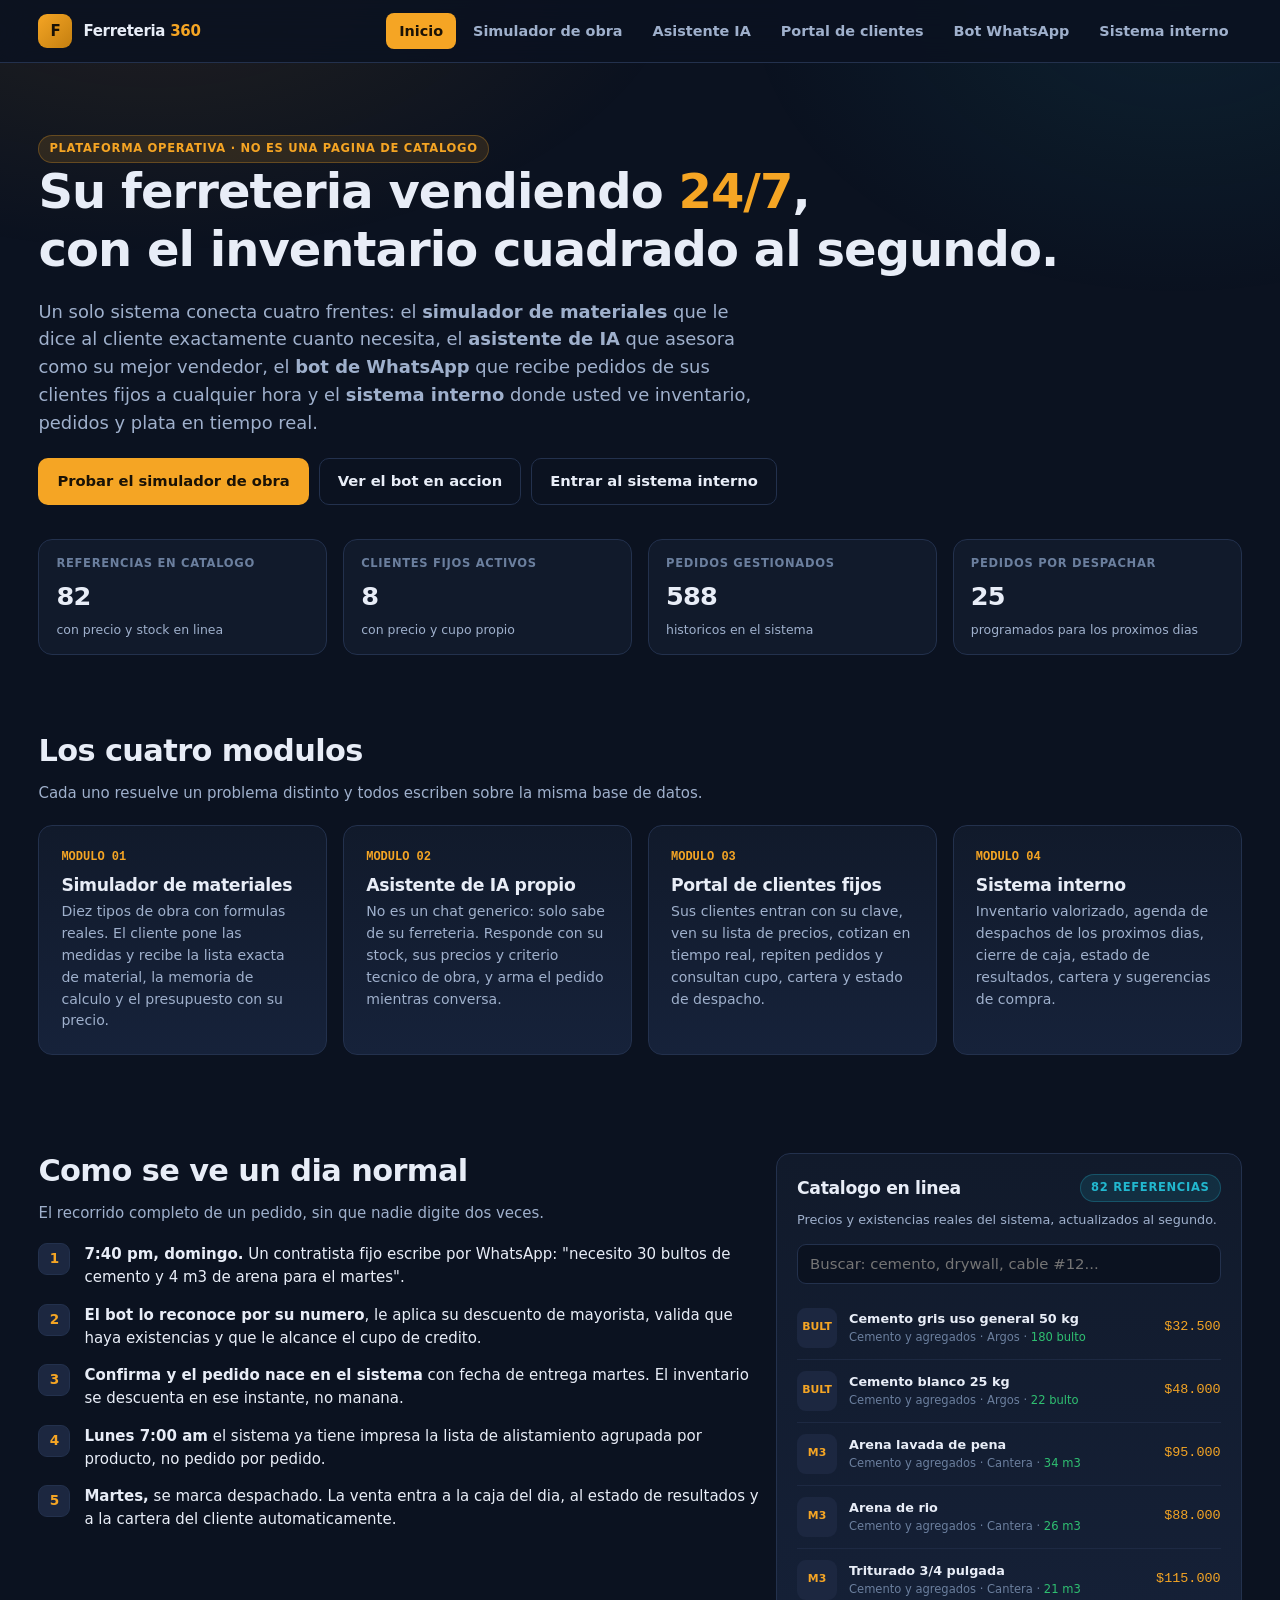
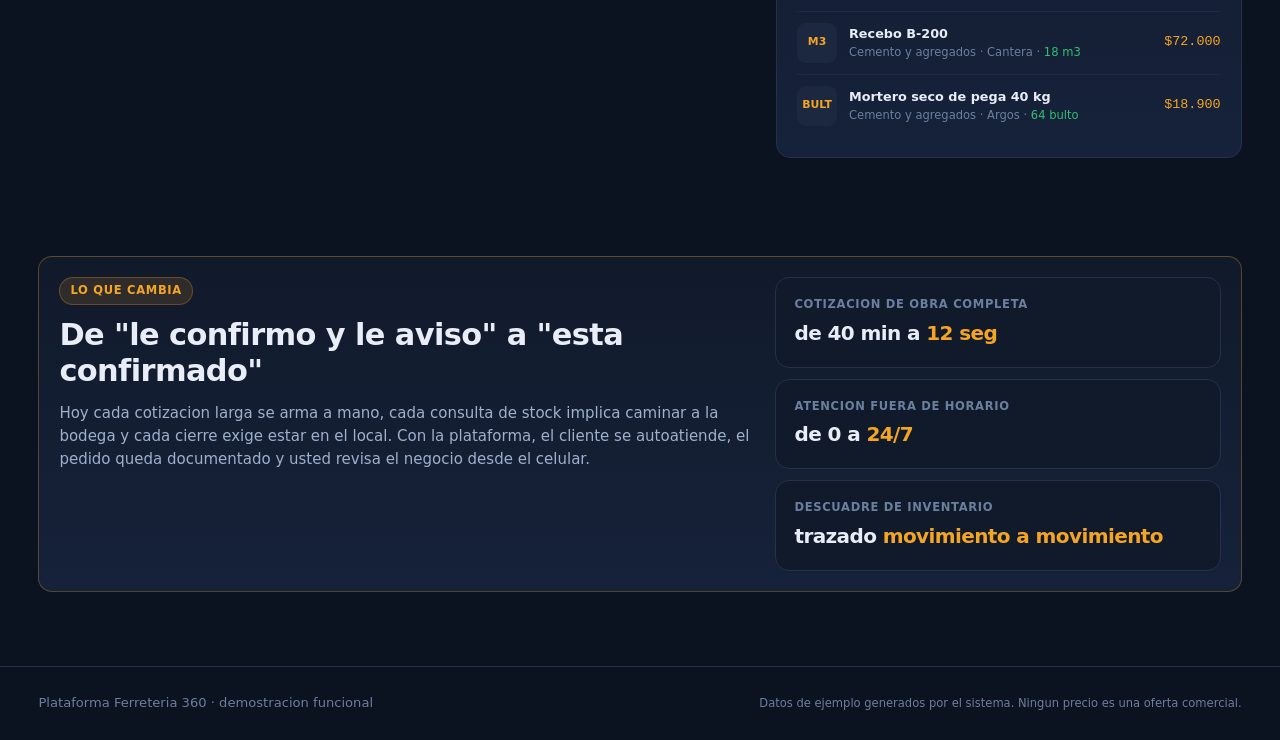
<file: demo/index.html>
<!DOCTYPE html>
<html lang="es">
<head>
<meta charset="utf-8">
<meta name="viewport" content="width=device-width, initial-scale=1">
<title>Ferreteria 360 — Plataforma integral</title>
<link rel="icon" href="data:image/svg+xml,<svg xmlns='http://www.w3.org/2000/svg' viewBox='0 0 100 100'><text y='.9em' font-size='90'>🔩</text></svg>">
<link rel="stylesheet" href="assets/base.css">
<style>
  .hero { padding: 72px 0 44px; }
  .hero h1 span { color: var(--acento); }
  .hero p.lead { font-size: 1.12rem; max-width: 64ch; }
  .modulo {
    display: block; padding: 22px; border-radius: var(--radio);
    background: linear-gradient(180deg, var(--panel), var(--panel-2));
    border: 1px solid var(--linea); transition: .18s; color: inherit;
  }
  .modulo:hover { border-color: var(--acento); transform: translateY(-3px); text-decoration: none; box-shadow: var(--sombra); }
  .modulo-n { font-family: var(--mono); font-size: .75rem; color: var(--acento); font-weight: 700; }
  .modulo h3 { margin: 8px 0 6px; }
  .modulo p { font-size: .88rem; margin: 0; }
  .flujo { counter-reset: paso; display: grid; gap: 14px; }
  .flujo li { display: flex; gap: 14px; align-items: flex-start; }
  .flujo li::before {
    counter-increment: paso; content: counter(paso);
    flex: 0 0 30px; height: 30px; border-radius: 9px; display: grid; place-items: center;
    background: var(--tinta-3); color: var(--acento); font-weight: 800; font-size: .85rem;
    border: 1px solid var(--linea);
  }
  .prod { display: flex; gap: 12px; align-items: center; padding: 11px 0; border-bottom: 1px solid rgba(35,49,77,.6); }
  .prod:last-child { border-bottom: 0; }
  .prod-img {
    width: 40px; height: 40px; border-radius: 9px; flex: 0 0 auto; display: grid; place-items: center;
    background: var(--tinta-3); font-size: .68rem; font-weight: 800; color: var(--acento); text-align: center;
  }
</style>
</head>
<body>
<div id="barra"></div>

<main class="contenedor">

  <section class="hero">
    <span class="etiqueta">Plataforma operativa &middot; no es una pagina de catalogo</span>
    <h1>Su ferreteria vendiendo <span>24/7</span>,<br>con el inventario cuadrado al segundo.</h1>
    <p class="lead">
      Un solo sistema conecta cuatro frentes: el <b>simulador de materiales</b> que le dice al cliente
      exactamente cuanto necesita, el <b>asistente de IA</b> que asesora como su mejor vendedor,
      el <b>bot de WhatsApp</b> que recibe pedidos de sus clientes fijos a cualquier hora y el
      <b>sistema interno</b> donde usted ve inventario, pedidos y plata en tiempo real.
    </p>
    <div class="fila wrap" style="margin-top:22px">
      <a class="boton" href="simulador.html">Probar el simulador de obra</a>
      <a class="boton fantasma" href="whatsapp.html">Ver el bot en accion</a>
      <a class="boton fantasma" href="admin.html">Entrar al sistema interno</a>
    </div>
    <div class="grid g4" id="vivo" style="margin-top:34px"></div>
  </section>

  <section class="seccion-s">
    <h2>Los cuatro modulos</h2>
    <p>Cada uno resuelve un problema distinto y todos escriben sobre la misma base de datos.</p>
    <div class="grid g4" style="margin-top:20px">
      <a class="modulo" href="simulador.html">
        <div class="modulo-n">MODULO 01</div>
        <h3>Simulador de materiales</h3>
        <p>Diez tipos de obra con formulas reales. El cliente pone las medidas y recibe la lista exacta
        de material, la memoria de calculo y el presupuesto con su precio.</p>
      </a>
      <a class="modulo" href="asistente.html">
        <div class="modulo-n">MODULO 02</div>
        <h3>Asistente de IA propio</h3>
        <p>No es un chat generico: solo sabe de su ferreteria. Responde con su stock, sus precios y
        criterio tecnico de obra, y arma el pedido mientras conversa.</p>
      </a>
      <a class="modulo" href="portal.html">
        <div class="modulo-n">MODULO 03</div>
        <h3>Portal de clientes fijos</h3>
        <p>Sus clientes entran con su clave, ven su lista de precios, cotizan en tiempo real,
        repiten pedidos y consultan cupo, cartera y estado de despacho.</p>
      </a>
      <a class="modulo" href="admin.html">
        <div class="modulo-n">MODULO 04</div>
        <h3>Sistema interno</h3>
        <p>Inventario valorizado, agenda de despachos de los proximos dias, cierre de caja,
        estado de resultados, cartera y sugerencias de compra.</p>
      </a>
    </div>
  </section>

  <section class="seccion">
    <div class="grid g-lateral">
      <div>
        <h2>Como se ve un dia normal</h2>
        <p>El recorrido completo de un pedido, sin que nadie digite dos veces.</p>
        <ol class="flujo lista-limpia" style="margin-top:18px">
          <li><div><b>7:40 pm, domingo.</b> Un contratista fijo escribe por WhatsApp:
            "necesito 30 bultos de cemento y 4 m3 de arena para el martes".</div></li>
          <li><div><b>El bot lo reconoce por su numero</b>, le aplica su descuento de mayorista,
            valida que haya existencias y que le alcance el cupo de credito.</div></li>
          <li><div><b>Confirma y el pedido nace en el sistema</b> con fecha de entrega martes.
            El inventario se descuenta en ese instante, no manana.</div></li>
          <li><div><b>Lunes 7:00 am</b> el sistema ya tiene impresa la lista de alistamiento
            agrupada por producto, no pedido por pedido.</div></li>
          <li><div><b>Martes,</b> se marca despachado. La venta entra a la caja del dia,
            al estado de resultados y a la cartera del cliente automaticamente.</div></li>
        </ol>
      </div>
      <div class="tarjeta">
        <div class="fila-sb"><h3 style="margin:0">Catalogo en linea</h3><span class="etiqueta cian" id="conteo">...</span></div>
        <p class="mini" style="margin:8px 0 14px">Precios y existencias reales del sistema, actualizados al segundo.</p>
        <div class="campo"><input id="busca" placeholder="Buscar: cemento, drywall, cable #12..."></div>
        <div id="lista"></div>
      </div>
    </div>
  </section>

  <section class="seccion-s">
    <div class="tarjeta" style="border-color:rgba(245,165,36,.3)">
      <div class="grid g-lateral" style="gap:26px">
        <div>
          <span class="etiqueta">Lo que cambia</span>
          <h2 style="margin-top:12px">De "le confirmo y le aviso" a "esta confirmado"</h2>
          <p style="margin-bottom:0">Hoy cada cotizacion larga se arma a mano, cada consulta de stock implica caminar
          a la bodega y cada cierre exige estar en el local. Con la plataforma, el cliente se autoatiende,
          el pedido queda documentado y usted revisa el negocio desde el celular.</p>
        </div>
        <div class="grid" style="gap:11px">
          <div class="tarjeta-plana"><div class="kpi-label">Cotizacion de obra completa</div><div class="kpi-valor" style="font-size:1.25rem">de 40 min a <span class="acento">12 seg</span></div></div>
          <div class="tarjeta-plana"><div class="kpi-label">Atencion fuera de horario</div><div class="kpi-valor" style="font-size:1.25rem">de 0 a <span class="acento">24/7</span></div></div>
          <div class="tarjeta-plana"><div class="kpi-label">Descuadre de inventario</div><div class="kpi-valor" style="font-size:1.25rem">trazado <span class="acento">movimiento a movimiento</span></div></div>
        </div>
      </div>
    </div>
  </section>

</main>
<div id="pie"></div>

<script type="module">
import { api, barra, pie, COP, COPcorto, numero, esc, $ } from './assets/app.js';

$('#barra').innerHTML = barra('/');
$('#pie').innerHTML = pie();

const salud = await api.get('/api/salud');
const dash = await api.get('/api/admin/dashboard').catch(() => null);

$('#vivo').innerHTML = [
  ['Referencias en catalogo', numero(salud.productos), 'con precio y stock en linea'],
  ['Clientes fijos activos', numero(salud.clientes), 'con precio y cupo propio'],
  ['Pedidos gestionados', numero(salud.pedidos), 'historicos en el sistema'],
  ['Pedidos por despachar', numero(dash?.kpis?.pedidosPendientes ?? 0), 'programados para los proximos dias'],
].map(([l, v, p]) => `<div class="kpi"><div class="kpi-label">${l}</div><div class="kpi-valor">${v}</div><div class="kpi-pie">${p}</div></div>`).join('');

const cat = await api.get('/api/catalogo?limite=200');
$('#conteo').textContent = `${cat.total} referencias`;

function pintar(lista) {
  $('#lista').innerHTML = lista.slice(0, 7).map((p) => `
    <div class="prod">
      <div class="prod-img">${esc(p.unidad.slice(0, 4).toUpperCase())}</div>
      <div style="flex:1;min-width:0">
        <div class="mini negro" style="font-weight:600">${esc(p.nombre)}</div>
        <div class="micro">${esc(p.categoriaNombre)} &middot; ${esc(p.marca)}
          &middot; ${p.stock > 0 ? `<span style="color:var(--verde)">${numero(p.stock)} ${esc(p.unidad)}</span>` : '<span style="color:var(--rojo)">agotado</span>'}</div>
      </div>
      <div class="mono acento">${COP(p.precio)}</div>
    </div>`).join('') || '<p class="nada">Sin resultados</p>';
}
pintar(cat.productos);

let t;
$('#busca').addEventListener('input', (e) => {
  clearTimeout(t);
  const q = e.target.value.trim();
  t = setTimeout(async () => {
    const r = q ? await api.get('/api/catalogo?q=' + encodeURIComponent(q)) : cat;
    pintar(r.productos);
  }, 180);
});
</script>
</body>
</html>
</file>
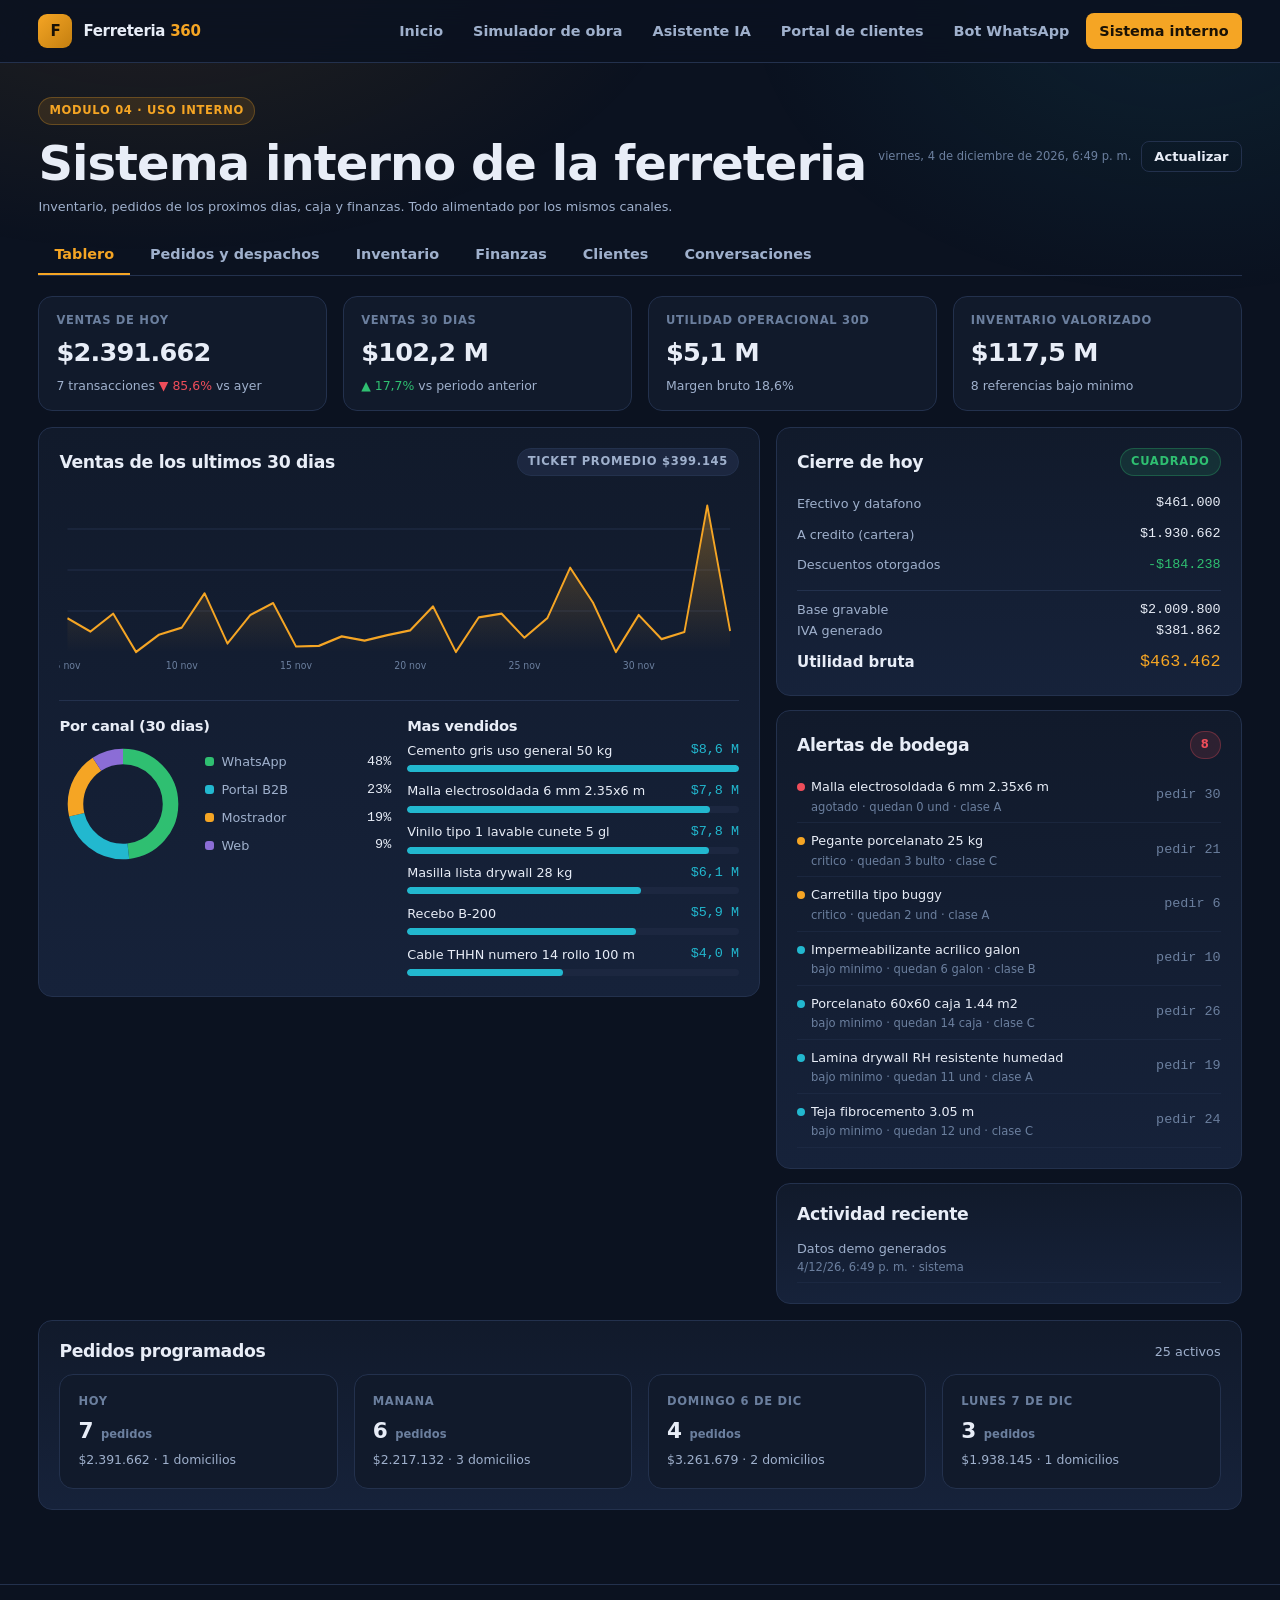
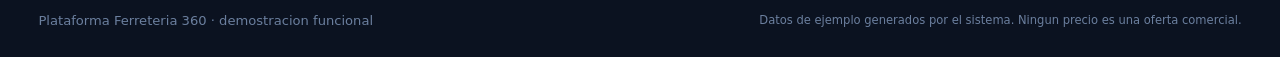
<file: demo/admin.html>
<!DOCTYPE html>
<html lang="es">
<head>
<meta charset="utf-8">
<meta name="viewport" content="width=device-width, initial-scale=1">
<title>Sistema interno — Ferreteria 360</title>
<link rel="icon" href="data:image/svg+xml,<svg xmlns='http://www.w3.org/2000/svg' viewBox='0 0 100 100'><text y='.9em' font-size='90'>📊</text></svg>">
<link rel="stylesheet" href="assets/base.css">
<style>
  .dia { border: 1px solid var(--linea); border-radius: var(--radio); background: var(--panel); overflow: hidden; }
  .dia-top { padding: 10px 13px; background: var(--tinta-3); border-bottom: 1px solid var(--linea); }
  .dia-cuerpo { padding: 9px; display: grid; gap: 7px; max-height: 430px; overflow-y: auto; }
  .ped {
    padding: 9px 10px; border-radius: 9px; background: var(--tinta); border: 1px solid var(--linea);
    font-size: .8rem; cursor: pointer; transition: .13s;
  }
  .ped:hover { border-color: var(--acento); }
  .ped-top { display: flex; justify-content: space-between; gap: 6px; margin-bottom: 3px; }
  .rejilla-dias { display: grid; grid-template-columns: repeat(auto-fill, minmax(196px, 1fr)); gap: 11px; }
  @media (max-width: 1100px) { .grid[style*='330px'] { grid-template-columns: 1fr !important; } }
  .ficha { position: fixed; inset: 0; background: rgba(4,8,16,.72); display: none; place-items: center; z-index: 200; padding: 20px; }
  .ficha.abierta { display: grid; }
  .ficha-caja { background: var(--panel-2); border: 1px solid var(--linea); border-radius: var(--radio); padding: 22px; width: min(640px, 96vw); max-height: 88vh; overflow-y: auto; }
  .semaforo { width: 8px; height: 8px; border-radius: 50%; display: inline-block; margin-right: 6px; }
</style>
</head>
<body>
<div id="barra"></div>

<main class="contenedor seccion-s">
  <div class="fila-sb wrap" style="margin-bottom:6px">
    <div>
      <span class="etiqueta">Modulo 04 &middot; uso interno</span>
      <h1 style="margin:10px 0 0">Sistema interno de la ferreteria</h1>
      <p class="mini" style="margin:4px 0 0">Inventario, pedidos de los proximos dias, caja y finanzas. Todo alimentado por los mismos canales.</p>
    </div>
    <div class="fila">
      <span class="micro" id="reloj"></span>
      <button class="boton fantasma s" id="refrescar">Actualizar</button>
    </div>
  </div>

  <div class="tabs" style="margin-top:18px">
    <button class="tab activo" data-t="tablero">Tablero</button>
    <button class="tab" data-t="pedidos">Pedidos y despachos</button>
    <button class="tab" data-t="inventario">Inventario</button>
    <button class="tab" data-t="finanzas">Finanzas</button>
    <button class="tab" data-t="clientes">Clientes</button>
    <button class="tab" data-t="chats">Conversaciones</button>
  </div>
  <div id="vista"><div class="tarjeta cargando">Cargando...</div></div>
</main>

<div class="ficha" id="ficha"><div class="ficha-caja" id="ficha-caja"></div></div>
<div id="pie"></div>

<script type="module">
import { api, barra, pie, COP, COPcorto, numero, pct, esc, $, $$, aviso,
         grafLinea, grafBarras, grafDona, ESTADO_COLOR, CANAL_ICONO } from './assets/app.js';

$('#barra').innerHTML = barra('/admin');
$('#pie').innerHTML = pie();
$('#reloj').textContent = new Date().toLocaleString('es-CO', { dateStyle: 'full', timeStyle: 'short' });

let tabActual = 'tablero';
$$('.tab').forEach((t) => t.addEventListener('click', () => {
  $$('.tab').forEach((x) => x.classList.remove('activo'));
  t.classList.add('activo');
  tabActual = t.dataset.t;
  render();
}));
$('#refrescar').addEventListener('click', render);
$('#ficha').addEventListener('click', (e) => { if (e.target.id === 'ficha') cerrarFicha(); });
const cerrarFicha = () => $('#ficha').classList.remove('abierta');

const cargando = () => { $('#vista').innerHTML = '<div class="tarjeta cargando">Cargando...</div>'; };
const delta = (v) => v == null ? '' :
  `<span class="${v >= 0 ? 'sube' : 'baja'}">${v >= 0 ? '▲' : '▼'} ${pct(Math.abs(v), 1)}</span>`;

async function render() {
  cargando();
  try {
    if (tabActual === 'tablero') await tablero();
    else if (tabActual === 'pedidos') await pedidos();
    else if (tabActual === 'inventario') await inventario();
    else if (tabActual === 'finanzas') await finanzas();
    else if (tabActual === 'clientes') await clientes();
    else await chats();
  } catch (e) {
    $('#vista').innerHTML = `<div class="aviso roja">No se pudo cargar: ${esc(e.message)}</div>`;
  }
}

// ------------------------------------------------------------- TABLERO ---
async function tablero() {
  const d = await api.get('/api/admin/dashboard');
  const k = d.kpis;
  const canalColor = { mostrador: '#f5a524', whatsapp: '#2fbf71', portal: '#22b8cf', web: '#8b6dd6', simulador: '#6b7f9e' };

  $('#vista').innerHTML = `
    <div class="grid g4">
      <div class="kpi"><div class="kpi-label">Ventas de hoy</div><div class="kpi-valor">${COP(k.ventasHoy)}</div>
        <div class="kpi-pie">${k.transaccionesHoy} transacciones ${delta(k.variacionVsAyer)} vs ayer</div></div>
      <div class="kpi"><div class="kpi-label">Ventas 30 dias</div><div class="kpi-valor">${COPcorto(k.ventasMes)}</div>
        <div class="kpi-pie">${delta(k.variacionVsMesAnterior)} vs periodo anterior</div></div>
      <div class="kpi"><div class="kpi-label">Utilidad operacional 30d</div><div class="kpi-valor">${COPcorto(k.utilidadMes)}</div>
        <div class="kpi-pie">Margen bruto ${pct(k.margenMes)}</div></div>
      <div class="kpi"><div class="kpi-label">Inventario valorizado</div><div class="kpi-valor">${COPcorto(k.inventarioValorizado)}</div>
        <div class="kpi-pie">${k.productosBajoMinimo} referencias bajo minimo</div></div>
    </div>

    <div class="grid g-lateral" style="margin-top:16px">
      <div class="tarjeta">
        <div class="fila-sb"><h3 style="margin:0">Ventas de los ultimos 30 dias</h3>
          <span class="etiqueta gris">ticket promedio ${COP(k.ticketPromedio)}</span></div>
        ${grafLinea(d.serie, { clave: 'ventas', alto: 200 })}
        <hr class="separador">
        <div class="grid g2">
          <div><h3 style="font-size:.92rem">Por canal (30 dias)</h3>
            ${grafDona(d.canales.map((c) => ({ nombre: CANAL_ICONO[c.canal] || c.canal, valor: c.ventas, color: canalColor[c.canal] || '#6b7f9e' })), { tamano: 128 })}</div>
          <div><h3 style="font-size:.92rem">Mas vendidos</h3>
            ${grafBarras(d.top.slice(0, 6), { clave: 'ventas', etiqueta: 'nombre' })}</div>
        </div>
      </div>

      <div>
        <div class="tarjeta">
          <div class="fila-sb"><h3 style="margin:0">Cierre de hoy</h3><span class="etiqueta verde">cuadrado</span></div>
          <div style="margin-top:12px">
            <div class="fila-sb" style="padding:5px 0"><span class="mini">Efectivo y datafono</span><span class="mono negro">${COP(d.cierreHoy.caja.esperadoEnCaja)}</span></div>
            <div class="fila-sb" style="padding:5px 0"><span class="mini">A credito (cartera)</span><span class="mono">${COP(d.cierreHoy.caja.aCartera)}</span></div>
            <div class="fila-sb" style="padding:5px 0"><span class="mini">Descuentos otorgados</span><span class="mono" style="color:var(--verde)">-${COP(d.cierreHoy.descuentosOtorgados)}</span></div>
            <hr class="separador" style="margin:9px 0">
            <div class="fila-sb"><span class="mini">Base gravable</span><span class="mono">${COP(d.cierreHoy.baseGravable)}</span></div>
            <div class="fila-sb"><span class="mini">IVA generado</span><span class="mono">${COP(d.cierreHoy.iva)}</span></div>
            <div class="fila-sb" style="margin-top:8px"><span style="font-weight:700">Utilidad bruta</span>
              <span class="acento mono" style="font-size:1.05rem">${COP(d.cierreHoy.utilidadBruta)}</span></div>
          </div>
        </div>

        <div class="tarjeta" style="margin-top:14px">
          <div class="fila-sb"><h3 style="margin:0">Alertas de bodega</h3>
            <span class="etiqueta ${d.alertas.total ? 'roja' : 'verde'}">${d.alertas.total}</span></div>
          <div style="margin-top:10px">
            ${[...d.alertas.agotados.map((a) => [a, 'var(--rojo)', 'agotado']),
               ...d.alertas.criticos.map((a) => [a, 'var(--acento)', 'critico']),
               ...d.alertas.bajos.map((a) => [a, 'var(--cian)', 'bajo minimo'])]
              .slice(0, 7)
              .map(([a, color, txt]) => `<div class="fila-sb" style="padding:6px 0;border-bottom:1px solid rgba(35,49,77,.5)">
                <div><span class="semaforo" style="background:${color}"></span><span class="mini negro">${esc(a.nombre)}</span>
                  <div class="micro" style="margin-left:14px">${txt} · quedan ${numero(a.stock)} ${esc(a.unidad)} · clase ${a.abc}</div></div>
                <span class="mono micro">pedir ${numero(a.sugerido)}</span></div>`).join('')
              || '<p class="nada">Todo en niveles normales.</p>'}
          </div>
        </div>

        <div class="tarjeta" style="margin-top:14px">
          <h3>Actividad reciente</h3>
          <div style="margin-top:8px;max-height:210px;overflow-y:auto">
            ${d.eventos.map((e) => `<div style="padding:6px 0;border-bottom:1px solid rgba(35,49,77,.5)">
              <div class="mini">${esc(e.detalle)}</div>
              <div class="micro">${new Date(e.ts).toLocaleString('es-CO', { dateStyle: 'short', timeStyle: 'short' })} · ${esc(e.tipo)}</div></div>`).join('')
              || '<p class="nada">Sin actividad</p>'}
          </div>
        </div>
      </div>
    </div>

    <div class="tarjeta" style="margin-top:16px">
      <div class="fila-sb"><h3 style="margin:0">Pedidos programados</h3>
        <span class="mini">${d.agenda.totalActivos} activos${d.agenda.atrasados.length ? ` · <span style="color:var(--rojo)">${d.agenda.atrasados.length} atrasados</span>` : ''}</span></div>
      <div class="grid g4" style="margin-top:12px">
        ${d.agenda.grupos.slice(0, 4).map((g) => `<div class="tarjeta-plana">
          <div class="kpi-label">${esc(g.etiqueta)}</div>
          <div style="font-size:1.35rem;font-weight:800;margin-top:3px">${g.cantidad} <span class="micro">pedidos</span></div>
          <div class="kpi-pie">${COP(g.total)} · ${g.domicilios} domicilios</div></div>`).join('')}
      </div>
    </div>`;
}

// ------------------------------------------------------------- PEDIDOS ---
async function pedidos() {
  const [a, alist] = await Promise.all([
    api.get('/api/admin/agenda?dias=7'),
    api.get('/api/admin/alistamiento'),
  ]);

  $('#vista').innerHTML = `
    ${a.atrasados.length ? `<div class="aviso roja" style="margin-bottom:14px">
      <b>${a.atrasados.length} pedido(s) con fecha vencida:</b>
      ${a.atrasados.slice(0, 5).map((p) => `${esc(p.id)} (${esc(p.clienteNombre)}, ${esc(p.fechaEntrega)})`).join(' · ')}</div>` : ''}

    <div class="grid" style="grid-template-columns:1fr 330px;align-items:start;gap:16px">
      <div>
        <h3>Agenda de despacho — proximos 7 dias</h3>
        <p class="mini" style="margin:4px 0 12px">Pulse un pedido para ver el detalle y cambiar su estado.</p>
        <div class="rejilla-dias">
          ${a.grupos.map((g) => `
            <div class="dia">
              <div class="dia-top">
                <div class="fila-sb"><b style="font-size:.86rem">${esc(g.etiqueta)}</b><span class="etiqueta gris">${g.cantidad}</span></div>
                <div class="micro">${COP(g.total)} · ${numero(g.unidades)} unidades</div>
              </div>
              <div class="dia-cuerpo">
                ${g.pedidos.map((p) => `
                  <div class="ped" data-id="${esc(p.id)}">
                    <div class="ped-top"><span class="mono" style="color:var(--acento)">${esc(p.id)}</span>
                      <span class="etiqueta ${ESTADO_COLOR[p.estado] || 'gris'}" style="font-size:.6rem;padding:2px 7px">${esc(p.estado)}</span></div>
                    <div class="negro" style="font-size:.78rem">${esc(p.clienteNombre)}</div>
                    <div class="micro">${esc(CANAL_ICONO[p.canal] || p.canal)} · ${p.items.length} lineas · ${esc(p.entrega)}</div>
                    <div class="mono micro" style="margin-top:3px">${COP(p.total)}</div>
                  </div>`).join('') || '<p class="nada" style="font-size:.78rem;padding:8px">Sin pedidos</p>'}
              </div>
            </div>`).join('')}
        </div>
      </div>

      <div class="tarjeta">
        <h3>Lista de alistamiento — ${esc(alist.etiqueta)}</h3>
        <p class="mini" style="margin:4px 0 12px">${alist.pedidos} pedidos consolidados por producto.
          Bodega alista una sola vez, no pedido por pedido.</p>
        <table>
          <thead><tr><th>Producto</th><th class="der">Total</th><th>Pedidos</th></tr></thead>
          <tbody>${alist.lineas.map((l) => `<tr>
            <td class="mini negro">${esc(l.nombre)}</td>
            <td class="num negro">${numero(l.cantidad, 2)} <span class="micro">${esc(l.unidad)}</span></td>
            <td class="micro">${l.pedidos.length}</td></tr>`).join('')
            || '<tr><td colspan="3" class="nada">Nada por alistar hoy</td></tr>'}</tbody>
        </table>
      </div>
    </div>`;

  $$('.ped').forEach((el) => el.addEventListener('click', () => abrirPedido(el.dataset.id)));
}

async function abrirPedido(id) {
  const { pedido: p, seguimiento: s } = await api.get('/api/admin/pedidos/' + id);
  const flujo = { recibido: ['alistando', 'cancelado'], alistando: ['listo', 'cancelado'], listo: ['despachado', 'cancelado'], despachado: ['entregado'], entregado: [], cancelado: [] };

  $('#ficha-caja').innerHTML = `
    <div class="fila-sb">
      <div><span class="etiqueta ${ESTADO_COLOR[p.estado] || 'gris'}">${esc(p.estado)}</span>
        <h2 style="margin:8px 0 0">${esc(p.id)}</h2>
        <p class="mini" style="margin:2px 0 0">${esc(p.clienteNombre)} · ${esc(CANAL_ICONO[p.canal] || p.canal)} · creado por ${esc(p.creadoPor)}</p></div>
      <button class="boton fantasma s" id="cerrar">Cerrar</button>
    </div>

    <div class="grid g3" style="margin:16px 0">
      <div class="tarjeta-plana"><div class="kpi-label">Entrega</div><div class="mini negro">${esc(s.etiqueta)}</div><div class="micro">${esc(p.entrega)}</div></div>
      <div class="tarjeta-plana"><div class="kpi-label">Pago</div><div class="mini negro">${esc(p.pago)}</div><div class="micro">${esc(p.nivel || 'mostrador')}</div></div>
      <div class="tarjeta-plana"><div class="kpi-label">Total</div><div class="mini negro">${COP(p.total)}</div><div class="micro">IVA ${COP(p.iva)}</div></div>
    </div>

    ${p.obra ? `<p class="mini"><b>Obra:</b> ${esc(p.obra)}</p>` : ''}
    ${p.direccion ? `<p class="mini"><b>Direccion:</b> ${esc(p.direccion)}</p>` : ''}
    ${p.notas ? `<div class="aviso" style="margin:10px 0">${esc(p.notas)}</div>` : ''}

    <table style="margin-top:10px">
      <thead><tr><th>Producto</th><th class="der">Cant.</th><th class="der">Unitario</th><th class="der">Subtotal</th></tr></thead>
      <tbody>${p.items.map((i) => `<tr><td class="mini">${esc(i.nombre)}</td>
        <td class="num">${numero(i.cantidad, 2)} ${esc(i.unidad)}</td>
        <td class="num">${COP(i.precioUnit)}</td><td class="num negro">${COP(i.subtotal)}</td></tr>`).join('')}</tbody>
    </table>

    <hr class="separador">
    <div class="fila wrap">
      ${flujo[p.estado].map((e) => `<button class="boton ${e === 'cancelado' ? 'fantasma' : ''} s" data-estado="${e}">Marcar ${esc(e)}</button>`).join('')
        || '<span class="mini nada">Pedido cerrado, sin acciones disponibles.</span>'}
    </div>
    <div class="micro" style="margin-top:12px">Historial: ${(p.historial || []).map((h) =>
      `${esc(h.estado)} (${new Date(h.ts).toLocaleString('es-CO', { dateStyle: 'short', timeStyle: 'short' })})`).join(' → ')}</div>`;

  $('#ficha').classList.add('abierta');
  $('#cerrar').onclick = cerrarFicha;
  $('#ficha-caja').querySelectorAll('[data-estado]').forEach((b) => b.onclick = async () => {
    try {
      await api.post(`/api/admin/pedidos/${id}/estado`, { estado: b.dataset.estado });
      aviso(`${id} marcado como ${b.dataset.estado}.`, 'ok');
      cerrarFicha();
      render();
    } catch (e) { aviso(e.message, 'error'); }
  });
}

// ---------------------------------------------------------- INVENTARIO ---
async function inventario() {
  const [inv, al] = await Promise.all([
    api.get('/api/admin/inventario?dias=30'),
    api.get('/api/admin/inventario/alertas'),
  ]);
  const v = inv.valorizacion;

  $('#vista').innerHTML = `
    <div class="grid g4">
      <div class="kpi"><div class="kpi-label">Costo del inventario</div><div class="kpi-valor">${COPcorto(v.costoTotal)}</div><div class="kpi-pie">${v.referencias} referencias</div></div>
      <div class="kpi"><div class="kpi-label">Venta potencial</div><div class="kpi-valor">${COPcorto(v.ventaPotencial)}</div><div class="kpi-pie">si se vende todo el stock</div></div>
      <div class="kpi"><div class="kpi-label">Utilidad potencial</div><div class="kpi-valor" style="color:var(--verde)">${COPcorto(v.utilidadPotencial)}</div><div class="kpi-pie">margen ${pct(v.utilidadPotencial / v.ventaPotencial)}</div></div>
      <div class="kpi"><div class="kpi-label">Capital quieto</div><div class="kpi-valor" style="color:var(--rojo)">${COPcorto(al.compras.capitalQuieto)}</div><div class="kpi-pie">sin rotacion en 30 dias</div></div>
    </div>

    <div class="grid g-lateral" style="margin-top:16px">
      <div class="tarjeta">
        <div class="fila-sb wrap">
          <h3 style="margin:0">Existencias y rotacion</h3>
          <input id="q" placeholder="Filtrar producto..." style="width:230px">
        </div>
        <div style="max-height:560px;overflow-y:auto;margin-top:12px">
          <table>
            <thead><tr><th>Producto</th><th class="der">Stock</th><th class="der">Consumo 30d</th><th class="der">Cobertura</th><th>ABC</th><th class="der">Valor</th></tr></thead>
            <tbody id="tabla-inv"></tbody>
          </table>
        </div>
      </div>

      <div>
        <div class="tarjeta">
          <div class="fila-sb"><h3 style="margin:0">Que hay que comprar</h3>
            <span class="etiqueta">${COPcorto(al.compras.inversionSugerida)}</span></div>
          <p class="micro" style="margin:5px 0 10px">Calculado por consumo real de 30 dias y dias de cobertura, no por corazonada.</p>
          <div style="max-height:330px;overflow-y:auto">
            ${al.compras.reponer.map((r) => `<div class="fila-sb" style="padding:7px 0;border-bottom:1px solid rgba(35,49,77,.5)">
              <div style="min-width:0"><div class="mini negro">${esc(r.nombre)}</div>
                <div class="micro">quedan ${numero(r.stock)} ${esc(r.unidad)}
                  ${r.diasCobertura !== null ? `· cobertura ${numero(r.diasCobertura, 1)} dias` : '· sin movimiento'}</div></div>
              <div class="der"><div class="mono acento">${numero(r.sugerido)}</div>
                <div class="micro">${COPcorto(r.inversion)}</div></div></div>`).join('')
              || '<p class="nada">Nada por reponer.</p>'}
          </div>
        </div>

        <div class="tarjeta" style="margin-top:14px">
          <h3>Capital inmovilizado</h3>
          <p class="micro" style="margin:5px 0 10px">Referencias sin una sola venta en 30 dias.</p>
          ${al.compras.quietos.slice(0, 8).map((q) => `<div class="fila-sb" style="padding:6px 0;border-bottom:1px solid rgba(35,49,77,.5)">
            <span class="mini">${esc(q.nombre)}</span><span class="mono micro">${COPcorto(q.valorInmovilizado)}</span></div>`).join('')
            || '<p class="nada">Todo rota.</p>'}
        </div>

        <div class="tarjeta" style="margin-top:14px">
          <h3>Valor por categoria</h3>
          <div style="margin-top:10px">${grafBarras(v.porCategoria.slice(0, 8), { clave: 'costo', etiqueta: 'nombre', color: '#f5a524' })}</div>
        </div>
      </div>
    </div>`;

  const pintarTabla = (filtro = '') => {
    const f = filtro.toLowerCase();
    $('#tabla-inv').innerHTML = inv.productos
      .filter((p) => !f || p.nombre.toLowerCase().includes(f) || p.sku.toLowerCase().includes(f))
      .slice(0, 90)
      .map((p) => {
        const bajo = p.stock <= p.stockMin;
        return `<tr>
          <td><div class="mini negro">${esc(p.nombre)}</div><div class="micro mono">${esc(p.sku)} · ${esc(p.categoria)}</div></td>
          <td class="num" style="${bajo ? 'color:var(--rojo);font-weight:700' : ''}">${numero(p.stock, 2)} <span class="micro">${esc(p.unidad)}</span></td>
          <td class="num">${numero(p.consumoPeriodo, 1)}</td>
          <td class="num">${p.diasCobertura === null ? '<span class="micro">—</span>' : numero(p.diasCobertura, 1) + ' d'}</td>
          <td><span class="etiqueta ${p.abc === 'A' ? '' : p.abc === 'B' ? 'cian' : 'gris'}" style="padding:2px 8px;font-size:.62rem">${p.abc}</span></td>
          <td class="num">${COPcorto(p.valorInventario)}</td></tr>`;
      }).join('');
  };
  pintarTabla();
  $('#q').addEventListener('input', (e) => pintarTabla(e.target.value));
}

// ------------------------------------------------------------ FINANZAS ---
async function finanzas() {
  const f = await api.get('/api/admin/finanzas?dias=30');
  const r = f.resultados, ant = f.anterior;
  const varia = (a, b) => (b ? (a - b) / b : 0);

  $('#vista').innerHTML = `
    <div class="grid g-lateral">
      <div>
        <div class="tarjeta">
          <h3>Estado de resultados — ultimos ${r.periodo.dias} dias</h3>
          <table style="margin-top:12px">
            <thead><tr><th>Concepto</th><th class="der">Periodo actual</th><th class="der">Periodo anterior</th><th class="der">Variacion</th></tr></thead>
            <tbody>
              ${[
                ['Ingresos (con IVA)', r.ingresosBrutos, ant.ingresosBrutos, false],
                ['Ingresos netos (sin IVA)', r.ingresosNetos, ant.ingresosNetos, false],
                ['Costo de ventas', -r.costoVentas, -ant.costoVentas, false],
                ['Utilidad bruta', r.utilidadBruta, ant.utilidadBruta, true],
                ['Gastos operativos', -r.gastos, -ant.gastos, false],
                ['Utilidad operacional', r.utilidadOperacional, ant.utilidadOperacional, true],
              ].map(([n, a, b, fuerte]) => `<tr>
                <td class="${fuerte ? 'negro' : 'mini'}" style="${fuerte ? 'font-weight:700' : ''}">${n}</td>
                <td class="num ${fuerte ? 'negro' : ''}">${COP(a)}</td>
                <td class="num micro">${COP(b)}</td>
                <td class="num">${delta(varia(a, b))}</td></tr>`).join('')}
            </tbody>
          </table>
          <div class="grid g3" style="margin-top:14px">
            <div class="tarjeta-plana"><div class="kpi-label">Margen bruto</div><div class="kpi-valor" style="font-size:1.3rem">${pct(r.margenBrutoPct)}</div></div>
            <div class="tarjeta-plana"><div class="kpi-label">Margen operacional</div><div class="kpi-valor" style="font-size:1.3rem">${pct(r.margenOperacionalPct)}</div></div>
            <div class="tarjeta-plana"><div class="kpi-label">Ticket promedio</div><div class="kpi-valor" style="font-size:1.3rem">${COP(r.ticketPromedio)}</div></div>
          </div>
        </div>

        <div class="tarjeta" style="margin-top:16px">
          <div class="fila-sb"><h3 style="margin:0">Proyeccion de caja a 30 dias</h3>
            <span class="etiqueta gris">punto de equilibrio ${COP(f.flujo.puntoEquilibrioDiario)}/dia</span></div>
          ${grafLinea(f.flujo.proyeccion, { clave: 'acumulado', alto: 180, color: '#22b8cf' })}
          <p class="micro" style="margin:0 0 8px">Proyeccion de caja, no de utilidad: entra la venta de contado mas el recaudo de
            cartera, sale la reposicion de mercancia mas el gasto fijo. La venta a credito del dia no cuenta como caja.</p>
          <div class="grid g3" style="margin-top:10px">
            <div><div class="kpi-label">Venta promedio/dia</div><div class="mono negro">${COP(f.flujo.promedioDiario)}</div></div>
            <div><div class="kpi-label">Gasto fijo/dia</div><div class="mono negro">${COP(f.flujo.gastoDiario)}</div></div>
            <div><div class="kpi-label">Caja acumulada a 30d</div>
              <div class="mono" style="color:${f.flujo.proyeccion.at(-1).acumulado >= 0 ? 'var(--verde)' : 'var(--rojo)'}">${COP(f.flujo.proyeccion.at(-1).acumulado)}</div></div>
          </div>
        </div>

        <div class="tarjeta" style="margin-top:16px">
          <h3>Margen por categoria</h3>
          <table style="margin-top:10px">
            <thead><tr><th>Categoria</th><th class="der">Ventas</th><th class="der">Costo</th><th class="der">Margen</th><th class="der">%</th></tr></thead>
            <tbody>${f.categorias.map((c) => `<tr>
              <td class="mini negro">${esc(c.nombre)}</td>
              <td class="num">${COPcorto(c.ventas)}</td>
              <td class="num micro">${COPcorto(c.costo)}</td>
              <td class="num negro">${COPcorto(c.margen)}</td>
              <td class="num" style="color:${c.margenPct > .22 ? 'var(--verde)' : c.margenPct > .15 ? 'var(--acento)' : 'var(--rojo)'}">${pct(c.margenPct)}</td></tr>`).join('')}</tbody>
          </table>
        </div>
      </div>

      <div>
        <div class="tarjeta">
          <div class="fila-sb"><h3 style="margin:0">Cartera</h3>
            <span class="etiqueta ${f.cartera.vencida > 0 ? 'roja' : 'verde'}">${COPcorto(f.cartera.total)}</span></div>
          <div class="grid g2" style="margin-top:12px">
            <div class="tarjeta-plana"><div class="kpi-label">Al dia</div><div class="mono" style="color:var(--verde);font-size:1.05rem">${COPcorto(f.cartera.alDia)}</div></div>
            <div class="tarjeta-plana"><div class="kpi-label">Vencida</div><div class="mono" style="color:var(--rojo);font-size:1.05rem">${COPcorto(f.cartera.vencida)}</div></div>
          </div>
          <div style="margin-top:12px">${grafBarras(
            Object.entries(f.cartera.edades).map(([k, v]) => ({ nombre: k + ' dias', valor: v })),
            { clave: 'valor', color: '#8b6dd6' })}</div>
          <hr class="separador">
          <div style="max-height:300px;overflow-y:auto">
            ${f.cartera.clientes.filter((c) => c.saldo > 0).map((c) => `
              <div style="padding:8px 0;border-bottom:1px solid rgba(35,49,77,.5)">
                <div class="fila-sb"><span class="mini negro">${esc(c.nombre)}</span>
                  <span class="mono ${c.vencido ? 'baja' : ''}">${COPcorto(c.saldo)}</span></div>
                <div class="barra-prog" style="margin-top:5px"><i style="width:${Math.min(100, c.usoPct * 100)}%;background:${c.usoPct > .8 ? 'var(--rojo)' : 'var(--acento)'}"></i></div>
                <div class="micro">${pct(c.usoPct, 0)} del cupo · ${c.edadMaxima} dias · plazo ${c.plazoDias}
                  ${c.vencido ? '<span style="color:var(--rojo)"> · VENCIDA</span>' : ''}</div>
              </div>`).join('')}
          </div>
        </div>

        <div class="tarjeta" style="margin-top:16px">
          <h3>Productos que mas aportan</h3>
          <table style="margin-top:10px">
            <thead><tr><th>Producto</th><th class="der">Ventas</th><th class="der">Margen</th></tr></thead>
            <tbody>${f.top.map((t) => `<tr><td class="mini">${esc(t.nombre)}</td>
              <td class="num">${COPcorto(t.ventas)}</td>
              <td class="num" style="color:var(--verde)">${pct(t.margenPct)}</td></tr>`).join('')}</tbody>
          </table>
        </div>
      </div>
    </div>`;
}

// ------------------------------------------------------------ CLIENTES ---
async function clientes() {
  const { clientes: lista } = await api.get('/api/admin/clientes');
  $('#vista').innerHTML = `<div class="tarjeta">
    <h3>Clientes fijos</h3>
    <p class="mini" style="margin:4px 0 12px">Estos son los que pueden pedir por WhatsApp y entrar al portal.</p>
    <table>
      <thead><tr><th>Cliente</th><th>Nivel</th><th class="der">Cupo</th><th class="der">Saldo</th><th class="der">Disponible</th>
        <th class="der">Compra acumulada</th><th class="centrado">Activos</th><th>WhatsApp</th></tr></thead>
      <tbody>${lista.map((c) => `<tr>
        <td><div class="mini negro" style="font-weight:600">${esc(c.nombre)}</div>
          <div class="micro">${esc(c.contacto)} · ${esc(c.nit)} · ${esc(c.frecuencia)}</div>
          <div class="micro">${c.obras.map(esc).join(' · ')}</div></td>
        <td><span class="etiqueta ${{ aliado: '', mayorista: 'morada', constructor: 'cian' }[c.nivel] || 'gris'}">${esc(c.nivelNombre)}</span></td>
        <td class="num">${COPcorto(c.cupoCredito)}</td>
        <td class="num">${COPcorto(c.saldoCartera)}</td>
        <td class="num ${c.disponible < c.cupoCredito * .2 ? 'baja' : 'sube'}">${COPcorto(c.disponible)}</td>
        <td class="num negro">${COPcorto(c.compraAcumulada)}</td>
        <td class="centrado">${c.activos ? `<span class="etiqueta">${c.activos}</span>` : '<span class="micro">—</span>'}</td>
        <td class="micro mono">${esc(c.whatsapp)}</td></tr>`).join('')}</tbody>
    </table></div>`;
}

// ------------------------------------------------------- CONVERSACIONES ---
async function chats() {
  const { conversaciones } = await api.get('/api/admin/conversaciones');
  $('#vista').innerHTML = `<div class="tarjeta">
    <div class="fila-sb"><h3 style="margin:0">Conversaciones del bot</h3>
      <span class="etiqueta cian">${conversaciones.length} activas</span></div>
    <p class="mini" style="margin:4px 0 12px">El asesor puede entrar a cualquiera y continuarla sin que el cliente repita nada.</p>
    <table>
      <thead><tr><th>Numero</th><th>Cliente</th><th class="centrado">Mensajes</th><th>Ultimo mensaje</th><th class="centrado">Carrito</th><th class="centrado">Estado</th></tr></thead>
      <tbody>${conversaciones.map((c) => `<tr>
        <td class="mono mini">${esc(c.telefono)}</td>
        <td class="mini negro">${esc(c.cliente || 'No registrado')}</td>
        <td class="centrado mono">${c.mensajes}</td>
        <td class="micro">${esc(c.ultimo)}</td>
        <td class="centrado">${c.carrito ? `<span class="etiqueta">${c.carrito} items</span>` : '<span class="micro">—</span>'}</td>
        <td class="centrado">${c.escalada ? '<span class="etiqueta roja">escalada</span>' : '<span class="etiqueta verde">bot</span>'}</td>
      </tr>`).join('') || '<tr><td colspan="6" class="nada">Sin conversaciones todavia</td></tr>'}</tbody>
    </table></div>`;
}

render();
</script>
</body>
</html>
</file>
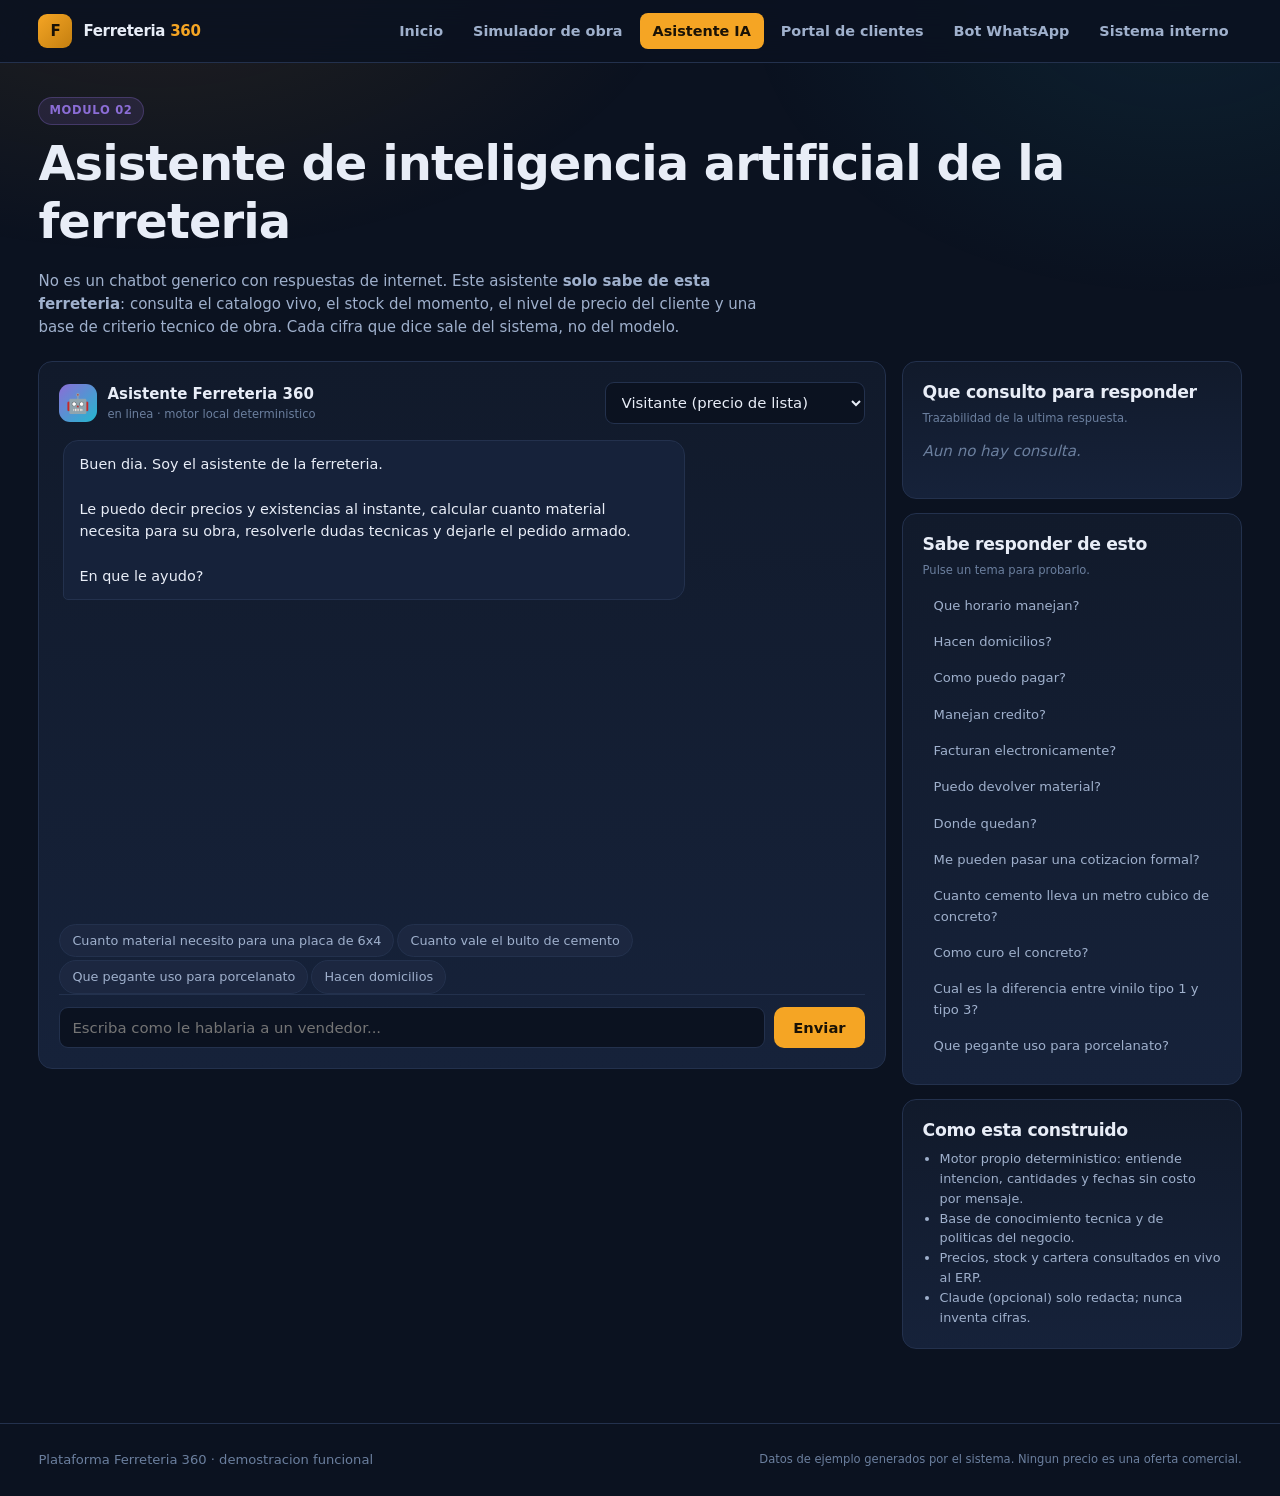
<file: demo/asistente.html>
<!DOCTYPE html>
<html lang="es">
<head>
<meta charset="utf-8">
<meta name="viewport" content="width=device-width, initial-scale=1">
<title>Asistente IA de la ferreteria — Ferreteria 360</title>
<link rel="icon" href="data:image/svg+xml,<svg xmlns='http://www.w3.org/2000/svg' viewBox='0 0 100 100'><text y='.9em' font-size='90'>🤖</text></svg>">
<link rel="stylesheet" href="assets/base.css">
<style>
  .chat { display: flex; flex-direction: column; height: 68vh; min-height: 480px; }
  .hilo { flex: 1; overflow-y: auto; padding: 4px 4px 12px; display: flex; flex-direction: column; gap: 12px; }
  .burbuja { max-width: 78%; padding: 12px 15px; border-radius: 15px; font-size: .9rem; line-height: 1.55; white-space: pre-wrap; }
  .de-bot { background: var(--panel-2); border: 1px solid var(--linea); border-bottom-left-radius: 5px; align-self: flex-start; }
  .de-yo { background: var(--acento); color: #1a1206; border-bottom-right-radius: 5px; align-self: flex-end; font-weight: 500; }
  .burbuja b { color: var(--acento); font-weight: 700; }
  .de-yo b { color: #6b4a03; }
  .compositor { display: flex; gap: 9px; padding-top: 12px; border-top: 1px solid var(--linea); }
  .escribiendo { align-self: flex-start; display: flex; gap: 4px; padding: 14px 16px; }
  .escribiendo i { width: 7px; height: 7px; border-radius: 50%; background: var(--texto-3); animation: pulso 1.2s infinite; }
  .escribiendo i:nth-child(2) { animation-delay: .18s } .escribiendo i:nth-child(3) { animation-delay: .36s }
  @keyframes pulso { 0%,60%,100%{opacity:.3;transform:translateY(0)} 30%{opacity:1;transform:translateY(-3px)} }
  .fuente { padding: 9px 11px; border-radius: 8px; background: var(--tinta); border: 1px solid var(--linea); font-size: .8rem; }
  .fuente + .fuente { margin-top: 7px; }
  .tema { padding: 8px 11px; border-radius: 8px; cursor: pointer; font-size: .82rem; color: var(--texto-2); transition: .13s; }
  .tema:hover { background: var(--tinta-3); color: var(--acento); }
</style>
</head>
<body>
<div id="barra"></div>

<main class="contenedor seccion-s">
  <span class="etiqueta morada">Modulo 02</span>
  <h1 style="margin-top:10px">Asistente de inteligencia artificial de la ferreteria</h1>
  <p style="max-width:78ch">
    No es un chatbot generico con respuestas de internet. Este asistente <b>solo sabe de esta ferreteria</b>:
    consulta el catalogo vivo, el stock del momento, el nivel de precio del cliente y una base de criterio
    tecnico de obra. Cada cifra que dice sale del sistema, no del modelo.
  </p>

  <div class="grid" id="grid" style="grid-template-columns:1fr 340px;align-items:start;margin-top:22px">
    <div class="tarjeta">
      <div class="fila-sb" style="margin-bottom:12px">
        <div class="fila">
          <div style="width:38px;height:38px;border-radius:11px;background:linear-gradient(135deg,var(--morado),var(--cian));display:grid;place-items:center;font-size:19px">🤖</div>
          <div>
            <div style="font-weight:700">Asistente Ferreteria 360</div>
            <div class="micro" id="motor">consultando motor...</div>
          </div>
        </div>
        <select id="cliente" style="width:auto;max-width:260px">
          <option value="">Visitante (precio de lista)</option>
        </select>
      </div>

      <div class="chat">
        <div class="hilo" id="hilo"></div>
        <div id="chips" class="wrap" style="display:flex;padding-top:8px"></div>
        <form class="compositor" id="form">
          <input id="entrada" placeholder="Escriba como le hablaria a un vendedor..." autocomplete="off">
          <button class="boton" type="submit">Enviar</button>
        </form>
      </div>
    </div>

    <div>
      <div class="tarjeta">
        <h3>Que consulto para responder</h3>
        <p class="micro" style="margin:4px 0 12px">Trazabilidad de la ultima respuesta.</p>
        <div id="fuentes"><p class="nada">Aun no hay consulta.</p></div>
      </div>

      <div class="tarjeta" style="margin-top:14px">
        <h3>Sabe responder de esto</h3>
        <p class="micro" style="margin:4px 0 8px">Pulse un tema para probarlo.</p>
        <div id="temas" class="cargando">...</div>
      </div>

      <div class="tarjeta" style="margin-top:14px">
        <h3>Como esta construido</h3>
        <ul class="mini" style="padding-left:17px;margin:8px 0 0;color:var(--texto-2)">
          <li>Motor propio deterministico: entiende intencion, cantidades y fechas sin costo por mensaje.</li>
          <li>Base de conocimiento tecnica y de politicas del negocio.</li>
          <li>Precios, stock y cartera consultados en vivo al ERP.</li>
          <li>Claude (opcional) solo redacta; nunca inventa cifras.</li>
        </ul>
      </div>
    </div>
  </div>
</main>
<div id="pie"></div>

<script type="module">
import { api, barra, pie, esc, $, aviso, COP } from './assets/app.js';

$('#barra').innerHTML = barra('/asistente');
$('#pie').innerHTML = pie();

const sesion = 'web-' + Math.random().toString(36).slice(2, 8);
const { clientes } = await api.get('/api/admin/clientes');
$('#cliente').innerHTML += clientes.map((c) => `<option value="${c.id}">${esc(c.nombre)}</option>`).join('');

const { ia } = await api.get('/api/ia/estado');
$('#motor').textContent = `en linea · ${ia.motor}`;

const { temas } = await api.get('/api/ia/temas');
$('#temas').innerHTML = temas.slice(0, 12)
  .map((t) => `<div class="tema" data-q="${esc(t.pregunta)}">${esc(t.pregunta)}</div>`).join('');
$('#temas').classList.remove('cargando');
$('#temas').addEventListener('click', (e) => {
  const t = e.target.closest('.tema');
  if (t) enviar(t.dataset.q);
});

function formatear(txt) {
  return esc(txt).replace(/\*([^*]+)\*/g, '<b>$1</b>').replace(/_([^_]+)_/g, '<i>$1</i>');
}

function agregar(texto, quien) {
  const d = document.createElement('div');
  d.className = 'burbuja ' + (quien === 'yo' ? 'de-yo' : 'de-bot');
  d.innerHTML = formatear(texto);
  $('#hilo').appendChild(d);
  $('#hilo').scrollTop = $('#hilo').scrollHeight;
  return d;
}

function pintarChips(lista) {
  $('#chips').innerHTML = (lista || []).map((c) => `<span class="chip">${esc(c)}</span>`).join('');
  $('#chips').querySelectorAll('.chip').forEach((c) =>
    c.addEventListener('click', () => enviar(c.textContent)));
}

function pintarFuentes(r) {
  const i = r.interpretacion || {};
  const partes = [`<div class="fuente"><b>Intencion detectada</b><br>
    <span class="mono acento">${esc(i.intencion || '-')}</span>
    <span class="micro"> (confianza ${Math.round((i.confianza || 0) * 100)}%)</span></div>`];

  if (r.conversacion?.cliente) {
    partes.push(`<div class="fuente"><b>Cliente reconocido</b><br>${esc(r.conversacion.cliente.nombre)}
      — nivel <span class="acento">${esc(r.conversacion.cliente.nivel)}</span></div>`);
  }
  if (r.conversacion?.carrito?.length) {
    partes.push(`<div class="fuente"><b>Pedido en construccion</b><br>
      ${r.conversacion.carrito.map((c) => `${c.cantidad} x <span class="mono">${esc(c.sku)}</span>`).join('<br>')}</div>`);
  }
  partes.push(`<div class="fuente"><b>Motor de respuesta</b><br>${esc(r.motor)}
    ${r.uso ? `<span class="micro"><br>${r.uso.entrada} tokens de entrada / ${r.uso.salida} de salida</span>` : ''}</div>`);
  $('#fuentes').innerHTML = partes.join('');
}

let ocupado = false;
async function enviar(texto) {
  if (ocupado || !texto?.trim()) return;
  ocupado = true;
  agregar(texto, 'yo');
  $('#entrada').value = '';
  pintarChips([]);

  const esperando = document.createElement('div');
  esperando.className = 'escribiendo';
  esperando.innerHTML = '<i></i><i></i><i></i>';
  $('#hilo').appendChild(esperando);
  $('#hilo').scrollTop = $('#hilo').scrollHeight;

  try {
    const r = await api.post('/api/asistente', {
      mensaje: texto,
      clienteId: $('#cliente').value || null,
      sesion,
    });
    esperando.remove();
    for (const m of r.respuestas) agregar(m.texto, 'bot');
    pintarChips(r.respuestas.at(-1)?.chips);
    pintarFuentes(r);
  } catch (e) {
    esperando.remove();
    aviso(e.message, 'error');
  } finally {
    ocupado = false;
    $('#entrada').focus();
  }
}

$('#form').addEventListener('submit', (e) => {
  e.preventDefault();
  enviar($('#entrada').value);
});

agregar(
  'Buen dia. Soy el asistente de la ferreteria.\n\nLe puedo decir precios y existencias al instante, calcular cuanto material necesita para su obra, resolverle dudas tecnicas y dejarle el pedido armado.\n\nEn que le ayudo?',
  'bot'
);
pintarChips([
  'Cuanto material necesito para una placa de 6x4',
  'Cuanto vale el bulto de cemento',
  'Que pegante uso para porcelanato',
  'Hacen domicilios',
]);
</script>
</body>
</html>
</file>
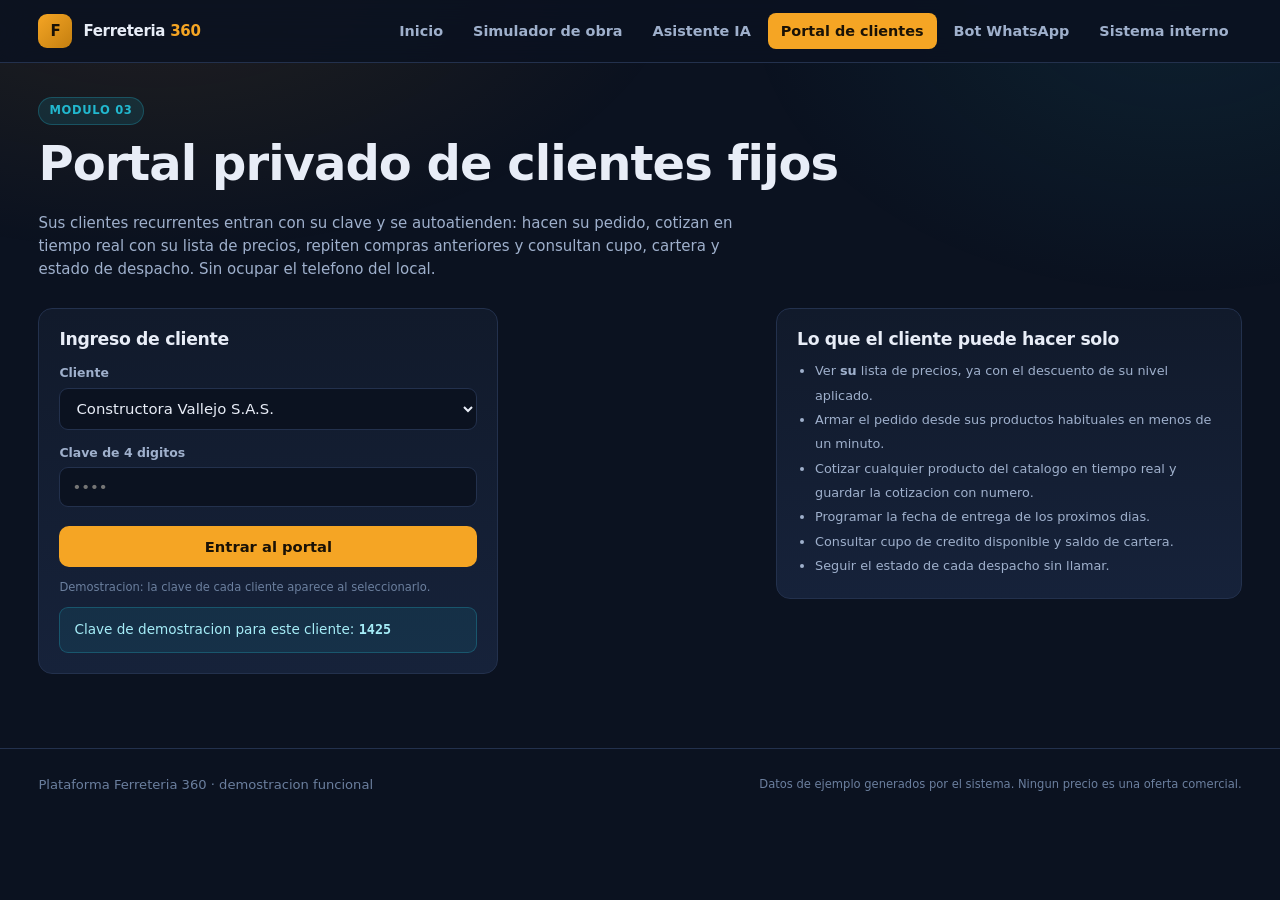
<file: demo/portal.html>
<!DOCTYPE html>
<html lang="es">
<head>
<meta charset="utf-8">
<meta name="viewport" content="width=device-width, initial-scale=1">
<title>Portal de clientes — Ferreteria 360</title>
<link rel="icon" href="data:image/svg+xml,<svg xmlns='http://www.w3.org/2000/svg' viewBox='0 0 100 100'><text y='.9em' font-size='90'>🏗️</text></svg>">
<link rel="stylesheet" href="assets/base.css">
<style>
  .linea-prod { display: grid; grid-template-columns: 1fr 130px 110px 34px; gap: 10px; align-items: center; padding: 10px 0; border-bottom: 1px solid rgba(35,49,77,.6); }
  .linea-prod:last-child { border-bottom: 0; }
  .cant { display: flex; align-items: center; gap: 5px; }
  .cant button { width: 27px; height: 27px; border-radius: 7px; border: 1px solid var(--linea); background: var(--tinta-3); color: var(--texto); cursor: pointer; font-size: 15px; line-height: 1; }
  .cant button:hover { border-color: var(--acento); color: var(--acento); }
  .cant input { width: 62px; text-align: center; padding: 5px; font-family: var(--mono); }
  .resultado-busca { position: absolute; top: 100%; left: 0; right: 0; z-index: 20; background: var(--panel-2); border: 1px solid var(--linea); border-radius: var(--radio-s); max-height: 290px; overflow-y: auto; box-shadow: var(--sombra); }
  .resultado-busca div { padding: 9px 12px; cursor: pointer; font-size: .85rem; border-bottom: 1px solid rgba(35,49,77,.5); }
  .resultado-busca div:hover { background: var(--tinta-3); }
  .paso { display: flex; align-items: center; gap: 5px; }
  .paso i { width: 9px; height: 9px; border-radius: 50%; background: var(--tinta-3); border: 1px solid var(--linea); display: block; }
  .paso i.ok { background: var(--verde); border-color: var(--verde); }
  .paso i.actual { background: var(--acento); border-color: var(--acento); box-shadow: 0 0 0 3px rgba(245,165,36,.2); }
  .paso s { width: 16px; height: 1px; background: var(--linea); display: block; }
</style>
</head>
<body>
<div id="barra"></div>

<main class="contenedor seccion-s">
  <!-- ------------------------------------------------------------ LOGIN -->
  <div id="login">
    <span class="etiqueta cian">Modulo 03</span>
    <h1 style="margin-top:10px">Portal privado de clientes fijos</h1>
    <p style="max-width:74ch">
      Sus clientes recurrentes entran con su clave y se autoatienden: hacen su pedido,
      cotizan en tiempo real con su lista de precios, repiten compras anteriores y consultan
      cupo, cartera y estado de despacho. Sin ocupar el telefono del local.
    </p>

    <div class="grid g-lateral" style="margin-top:26px">
      <div class="tarjeta" style="max-width:460px">
        <h3>Ingreso de cliente</h3>
        <div class="campo" style="margin-top:14px">
          <label for="quien">Cliente</label>
          <select id="quien"></select>
        </div>
        <div class="campo">
          <label for="pin">Clave de 4 digitos</label>
          <input id="pin" type="password" maxlength="4" placeholder="••••" inputmode="numeric">
        </div>
        <button class="boton" id="entrar" style="width:100%;margin-top:6px">Entrar al portal</button>
        <p class="micro" style="margin:12px 0 0">Demostracion: la clave de cada cliente aparece al seleccionarlo.</p>
        <div id="pista" class="aviso cian" style="margin-top:10px;display:none"></div>
      </div>

      <div class="tarjeta">
        <h3>Lo que el cliente puede hacer solo</h3>
        <ul class="mini" style="padding-left:18px;margin:10px 0 0;color:var(--texto-2);line-height:1.9">
          <li>Ver <b>su</b> lista de precios, ya con el descuento de su nivel aplicado.</li>
          <li>Armar el pedido desde sus productos habituales en menos de un minuto.</li>
          <li>Cotizar cualquier producto del catalogo en tiempo real y guardar la cotizacion con numero.</li>
          <li>Programar la fecha de entrega de los proximos dias.</li>
          <li>Consultar cupo de credito disponible y saldo de cartera.</li>
          <li>Seguir el estado de cada despacho sin llamar.</li>
        </ul>
      </div>
    </div>
  </div>

  <!-- ------------------------------------------------------------ PORTAL -->
  <div id="portal" style="display:none">
    <div class="fila-sb wrap" style="margin-bottom:18px">
      <div>
        <span class="etiqueta cian" id="p-nivel"></span>
        <h1 style="margin:10px 0 0;font-size:1.9rem" id="p-nombre"></h1>
        <p class="mini" style="margin:3px 0 0" id="p-contacto"></p>
      </div>
      <button class="boton fantasma s" id="salir">Salir</button>
    </div>

    <div class="grid g4" id="p-kpis" style="margin-bottom:20px"></div>

    <div class="tabs">
      <button class="tab activo" data-t="pedido">Pedido rapido</button>
      <button class="tab" data-t="cotizar">Cotizador en tiempo real</button>
      <button class="tab" data-t="pedidos">Mis pedidos</button>
      <button class="tab" data-t="cotizaciones">Mis cotizaciones</button>
    </div>
    <div id="vista"></div>
  </div>
</main>
<div id="pie"></div>

<script type="module">
import { api, barra, pie, COP, numero, pct, esc, $, $$, aviso } from './assets/app.js';

$('#barra').innerHTML = barra('/portal');
$('#pie').innerHTML = pie();

const { contactos } = await api.get('/api/whatsapp/contactos');
const PINES = { 'C-001': '1425', 'C-002': '2210', 'C-003': '0704', 'C-004': '3388', 'C-005': '5519', 'C-006': '6642', 'C-007': '7731', 'C-008': '8890' };
$('#quien').innerHTML = contactos.map((c) => `<option value="${c.id}">${esc(c.nombre)}</option>`).join('');

function pista() {
  const id = $('#quien').value;
  $('#pista').style.display = 'block';
  $('#pista').innerHTML = `Clave de demostracion para este cliente: <b class="mono">${PINES[id] || '----'}</b>`;
}
$('#quien').addEventListener('change', pista);
pista();

let datos = null;
let carrito = [];

$('#entrar').addEventListener('click', async () => {
  try {
    await api.post('/api/portal/login', { identificador: $('#quien').value, pin: $('#pin').value });
    await cargarPortal($('#quien').value);
  } catch (e) {
    aviso('Clave incorrecta. ' + e.message, 'error');
  }
});
$('#pin').addEventListener('keydown', (e) => { if (e.key === 'Enter') $('#entrar').click(); });
$('#salir').addEventListener('click', () => { location.reload(); });

async function cargarPortal(id) {
  datos = await api.get(`/api/portal/${id}/resumen`);
  const c = datos.cliente, k = datos.indicadores;
  $('#login').style.display = 'none';
  $('#portal').style.display = 'block';
  $('#p-nombre').textContent = c.nombre;
  $('#p-nivel').textContent = `${c.nivelNombre} · ${pct(c.descuento, 0)} de descuento`;
  $('#p-contacto').textContent = `${c.contacto} · ${c.whatsapp} · ${c.direccion}`;

  $('#p-kpis').innerHTML = `
    <div class="kpi"><div class="kpi-label">Cupo disponible</div>
      <div class="kpi-valor">${COP(c.disponible)}</div>
      <div class="barra-prog" style="margin-top:8px"><i style="width:${Math.min(100, (c.saldoCartera / c.cupoCredito) * 100)}%;background:${c.saldoCartera / c.cupoCredito > .8 ? 'var(--rojo)' : 'var(--acento)'}"></i></div>
      <div class="kpi-pie">Usado ${COP(c.saldoCartera)} de ${COP(c.cupoCredito)}</div></div>
    <div class="kpi"><div class="kpi-label">Pedidos en curso</div><div class="kpi-valor">${k.pedidosActivos}</div>
      <div class="kpi-pie">${k.pedidosTotales} pedidos historicos</div></div>
    <div class="kpi"><div class="kpi-label">Compra acumulada</div><div class="kpi-valor">${COP(k.compraAcumulada)}</div>
      <div class="kpi-pie">Ultimo pedido: ${esc(k.ultimoPedido || '-')}</div></div>
    <div class="kpi"><div class="kpi-label">Ahorro por su nivel</div><div class="kpi-valor" style="color:var(--verde)">${COP(k.ahorroPorNivel)}</div>
      <div class="kpi-pie">Plazo de pago: ${c.plazoDias} dias</div></div>`;

  $$('.tab').forEach((t) => t.addEventListener('click', () => {
    $$('.tab').forEach((x) => x.classList.remove('activo'));
    t.classList.add('activo');
    pintar(t.dataset.t);
  }));
  pintar('pedido');
}

// ------------------------------------------------------------- carrito ---
function totalCarrito() {
  return carrito.reduce((a, i) => a + i.precio * i.cantidad, 0);
}

function agregar(sku, nombre, unidad, precio, precioLista, stock, cantidad = 1) {
  const ex = carrito.find((i) => i.sku === sku);
  if (ex) ex.cantidad += cantidad;
  else carrito.push({ sku, nombre, unidad, precio, precioLista, stock, cantidad });
  pintar($('.tab.activo').dataset.t);
}

function cajaCarrito() {
  if (!carrito.length) return '<p class="nada">Su pedido esta vacio.</p>';
  const total = totalCarrito();
  const lista = carrito.reduce((a, i) => a + i.precioLista * i.cantidad, 0);
  return `
    ${carrito.map((i, idx) => `
      <div class="linea-prod">
        <div><div class="mini negro" style="font-weight:600">${esc(i.nombre)}</div>
          <div class="micro">${COP(i.precio)} / ${esc(i.unidad)} ${i.stock < i.cantidad ? '<span style="color:var(--rojo)">· solo hay ' + numero(i.stock) + '</span>' : ''}</div></div>
        <div class="cant">
          <button data-menos="${idx}">−</button>
          <input type="number" min="0" step="1" value="${i.cantidad}" data-cant="${idx}">
          <button data-mas="${idx}">+</button>
        </div>
        <div class="num negro">${COP(i.precio * i.cantidad)}</div>
        <button class="boton fantasma s" data-quitar="${idx}" style="padding:4px 8px">×</button>
      </div>`).join('')}
    <hr class="separador">
    <div class="fila-sb"><span class="mini">Precio de lista</span><span class="mono">${COP(lista)}</span></div>
    <div class="fila-sb"><span class="mini">Su descuento ${esc(datos.cliente.nivelNombre)}</span>
      <span class="mono" style="color:var(--verde)">-${COP(lista - total)}</span></div>
    <div class="fila-sb" style="margin-top:8px">
      <span style="font-weight:700">Total</span>
      <span class="acento" style="font-size:1.5rem;font-weight:800">${COP(total)}</span></div>
    <div class="micro">IVA incluido. ${total > datos.cliente.disponible ? '<span style="color:var(--rojo)">Excede su cupo disponible.</span>' : 'Dentro de su cupo disponible.'}</div>`;
}

function enlazarCarrito(raiz) {
  raiz.querySelectorAll('[data-mas]').forEach((b) => b.onclick = () => { carrito[b.dataset.mas].cantidad++; pintar($('.tab.activo').dataset.t); });
  raiz.querySelectorAll('[data-menos]').forEach((b) => b.onclick = () => {
    const i = carrito[b.dataset.menos];
    i.cantidad = Math.max(0, i.cantidad - 1);
    if (!i.cantidad) carrito.splice(b.dataset.menos, 1);
    pintar($('.tab.activo').dataset.t);
  });
  raiz.querySelectorAll('[data-quitar]').forEach((b) => b.onclick = () => { carrito.splice(b.dataset.quitar, 1); pintar($('.tab.activo').dataset.t); });
  raiz.querySelectorAll('[data-cant]').forEach((el) => el.onchange = () => {
    const v = Math.max(0, Number(el.value) || 0);
    if (!v) carrito.splice(el.dataset.cant, 1); else carrito[el.dataset.cant].cantidad = v;
    pintar($('.tab.activo').dataset.t);
  });
}

// -------------------------------------------------------------- vistas ---
async function pintar(tab) {
  const v = $('#vista');

  if (tab === 'pedido') {
    v.innerHTML = `<div class="grid g-lateral">
      <div class="tarjeta">
        <h3>Sus productos habituales</h3>
        <p class="mini" style="margin:4px 0 12px">Lo que mas compra, con su precio y existencias de hoy.</p>
        ${datos.habituales.map((h) => `
          <div class="linea-prod" style="grid-template-columns:1fr 110px 96px">
            <div><div class="mini negro" style="font-weight:600">${esc(h.nombre)}</div>
              <div class="micro">${h.stock > 0 ? numero(h.stock) + ' ' + esc(h.unidad) + ' disponibles' : '<span style="color:var(--rojo)">agotado</span>'}
              &middot; lista <s>${COP(h.precioLista)}</s></div></div>
            <div class="num acento">${COP(h.precio)}</div>
            <button class="boton s" data-add="${esc(h.sku)}">Agregar</button>
          </div>`).join('')}
        <hr class="separador">
        <button class="boton fantasma s" id="repetir">Repetir mi ultimo pedido</button>
      </div>

      <div class="tarjeta">
        <h3>Su pedido</h3>
        <div id="caja" style="margin-top:10px">${cajaCarrito()}</div>
        <hr class="separador">
        <div class="campo"><label for="fecha">Fecha de entrega</label><input type="date" id="fecha"></div>
        <div class="campo"><label for="obra">Obra / destino</label>
          <select id="obra">${datos.cliente.obras.map((o) => `<option>${esc(o)}</option>`).join('')}<option>Otro destino</option></select></div>
        <div class="campo"><label for="notas">Observaciones</label><input id="notas" placeholder="Ej: entregar por la puerta lateral"></div>
        <button class="boton" id="confirmar" style="width:100%" ${carrito.length ? '' : 'disabled'}>Confirmar pedido</button>
      </div></div>`;

    const d = new Date(); d.setDate(d.getDate() + 1);
    $('#fecha').value = d.toISOString().slice(0, 10);
    $('#fecha').min = new Date().toISOString().slice(0, 10);
    v.querySelectorAll('[data-add]').forEach((b) => b.onclick = () => {
      const h = datos.habituales.find((x) => x.sku === b.dataset.add);
      agregar(h.sku, h.nombre, h.unidad, h.precio, h.precioLista, h.stock);
    });
    enlazarCarrito(v);
    $('#repetir').onclick = repetirUltimo;
    $('#confirmar').onclick = confirmar;

  } else if (tab === 'cotizar') {
    v.innerHTML = `<div class="grid g-lateral">
      <div class="tarjeta">
        <h3>Cotizador en tiempo real</h3>
        <p class="mini" style="margin:4px 0 12px">Busque en las ${'' /* conteo dinamico */}referencias del catalogo. El precio ya viene con su descuento.</p>
        <div class="campo" style="position:relative">
          <input id="busca" placeholder="Cemento, drywall, cable #12, porcelanato..." autocomplete="off">
          <div id="res" class="resultado-busca" style="display:none"></div>
        </div>
        <div id="detalle"></div>
      </div>
      <div class="tarjeta">
        <h3>Cotizacion</h3>
        <div id="caja" style="margin-top:10px">${cajaCarrito()}</div>
        <hr class="separador">
        <div class="fila">
          <button class="boton fantasma s" id="guardar" style="flex:1" ${carrito.length ? '' : 'disabled'}>Guardar cotizacion</button>
          <button class="boton s" id="apedido" style="flex:1" ${carrito.length ? '' : 'disabled'}>Convertir en pedido</button>
        </div>
      </div></div>`;
    enlazarCarrito(v);
    enlazarBusqueda();
    $('#guardar').onclick = guardarCotizacion;
    $('#apedido').onclick = () => { $$('.tab')[0].click(); };

  } else if (tab === 'pedidos') {
    v.innerHTML = '<div class="tarjeta cargando">Cargando pedidos...</div>';
    const { pedidos } = await api.get(`/api/portal/${datos.cliente.id}/pedidos?limite=25`);
    v.innerHTML = `<div class="tarjeta">
      <h3>Mis pedidos</h3>
      <table style="margin-top:12px">
        <thead><tr><th>Pedido</th><th>Entrega</th><th>Seguimiento</th><th class="der">Total</th><th>Pago</th></tr></thead>
        <tbody>${pedidos.map((p) => `
          <tr>
            <td><div class="mono negro">${esc(p.id)}</div><div class="micro">${p.items.length} lineas · ${esc(p.canal)}</div></td>
            <td><div class="mini">${esc(p.seguimiento?.etiqueta || p.fechaEntrega)}</div>
              <div class="micro">${esc(p.entrega)}</div></td>
            <td><div class="paso">${(p.seguimiento?.pasos || []).map((s, i) =>
                `${i ? '<s></s>' : ''}<i class="${s.actual ? 'actual' : s.hecho ? 'ok' : ''}" title="${esc(s.estado)}"></i>`).join('')}</div>
              <div class="micro" style="margin-top:3px">${esc(p.estado)}</div></td>
            <td class="num negro">${COP(p.total)}</td>
            <td><span class="etiqueta ${p.pago === 'credito' ? 'morada' : 'verde'}">${esc(p.pago)}</span></td>
          </tr>`).join('') || '<tr><td colspan="5" class="nada">Sin pedidos</td></tr>'}</tbody>
      </table></div>`;

  } else {
    v.innerHTML = `<div class="tarjeta"><h3>Mis cotizaciones</h3>
      <table style="margin-top:12px">
        <thead><tr><th>Numero</th><th>Fecha</th><th>Vigente hasta</th><th>Obra</th><th class="der">Total</th></tr></thead>
        <tbody>${datos.cotizaciones.map((q) => `
          <tr><td class="mono negro">${esc(q.id)}</td><td class="mini">${esc(q.fecha)}</td>
          <td class="mini">${esc(q.vence)}</td><td class="mini">${esc(q.obra || '—')}</td>
          <td class="num negro">${COP(q.totales.total)}</td></tr>`).join('')
          || '<tr><td colspan="5" class="nada">Aun no ha guardado cotizaciones</td></tr>'}</tbody>
      </table></div>`;
  }
}

function enlazarBusqueda() {
  let t;
  $('#busca').addEventListener('input', (e) => {
    clearTimeout(t);
    const q = e.target.value.trim();
    if (q.length < 2) { $('#res').style.display = 'none'; return; }
    t = setTimeout(async () => {
      const r = await api.get('/api/catalogo?q=' + encodeURIComponent(q) + '&limite=12');
      const d = Number(datos.cliente.descuento);
      $('#res').style.display = 'block';
      $('#res').innerHTML = r.productos.map((p) => `
        <div data-sku="${esc(p.sku)}" data-nombre="${esc(p.nombre)}" data-unidad="${esc(p.unidad)}"
             data-precio="${Math.round(p.precio * (1 - d))}" data-lista="${p.precio}" data-stock="${p.stock}">
          <div class="fila-sb"><span class="negro">${esc(p.nombre)}</span>
          <span class="mono acento">${COP(Math.round(p.precio * (1 - d)))}</span></div>
          <div class="micro">${esc(p.categoriaNombre)} · ${p.stock > 0 ? numero(p.stock) + ' ' + esc(p.unidad) : 'agotado'}</div>
        </div>`).join('') || '<div class="nada">Sin resultados</div>';
      $('#res').querySelectorAll('[data-sku]').forEach((el) => el.onclick = () => {
        agregar(el.dataset.sku, el.dataset.nombre, el.dataset.unidad,
          Number(el.dataset.precio), Number(el.dataset.lista), Number(el.dataset.stock));
        $('#busca').value = ''; $('#res').style.display = 'none';
      });
    }, 170);
  });
}

async function repetirUltimo() {
  const { pedidos } = await api.get(`/api/portal/${datos.cliente.id}/pedidos?limite=1`);
  if (!pedidos.length) return aviso('No hay pedidos anteriores.', 'info');
  carrito = pedidos[0].items.map((i) => ({
    sku: i.sku, nombre: i.nombre, unidad: i.unidad,
    precio: i.precioUnit, precioLista: i.precioLista || i.precioUnit, stock: 9999, cantidad: i.cantidad,
  }));
  aviso(`Cargado el pedido ${pedidos[0].id}. Ajuste las cantidades si necesita.`, 'ok');
  pintar('pedido');
}

async function confirmar() {
  try {
    const r = await api.post(`/api/portal/${datos.cliente.id}/pedido`, {
      items: carrito.map((i) => ({ sku: i.sku, cantidad: i.cantidad })),
      fechaEntrega: $('#fecha').value,
      obra: $('#obra').value,
      notas: $('#notas').value,
      pago: 'credito',
      entrega: 'domicilio',
    });
    aviso(`Pedido ${r.pedido.id} confirmado para ${r.pedido.fechaEntrega}.`, 'ok');
    carrito = [];
    datos = await api.get(`/api/portal/${datos.cliente.id}/resumen`);
    await cargarPortal(datos.cliente.id);
    $$('.tab')[2].click();
  } catch (e) {
    const det = (e.detalle || []).map((d) => d.mensaje).join(' ');
    aviso(`${e.message}. ${det}`, 'error');
  }
}

async function guardarCotizacion() {
  const r = await api.post('/api/cotizaciones', {
    items: carrito.map((i) => ({ sku: i.sku, cantidad: i.cantidad })),
    clienteId: datos.cliente.id,
    origen: 'portal',
    meta: { obra: datos.cliente.obras[0] || '' },
  });
  aviso(`Cotizacion ${r.cotizacion.id} guardada, vigente hasta ${r.cotizacion.vence}.`, 'ok');
  datos = await api.get(`/api/portal/${datos.cliente.id}/resumen`);
}
</script>
</body>
</html>
</file>
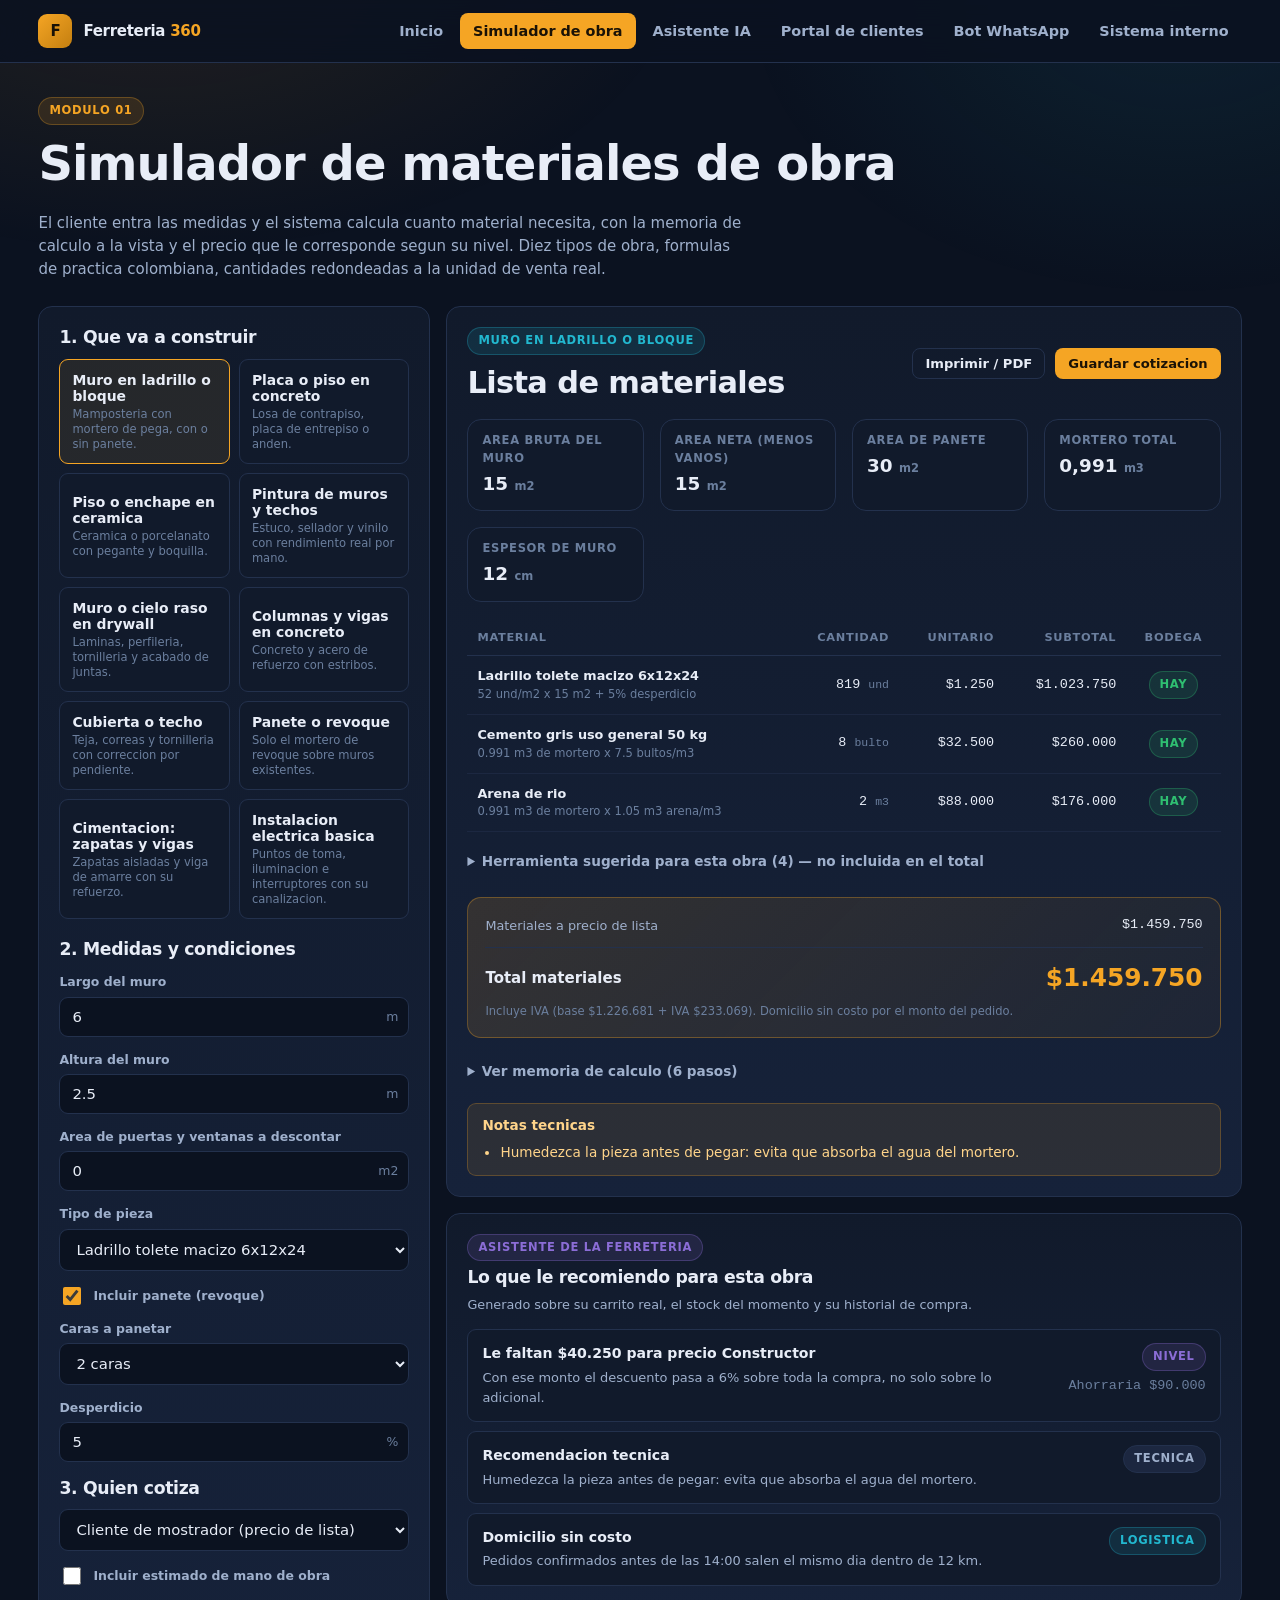
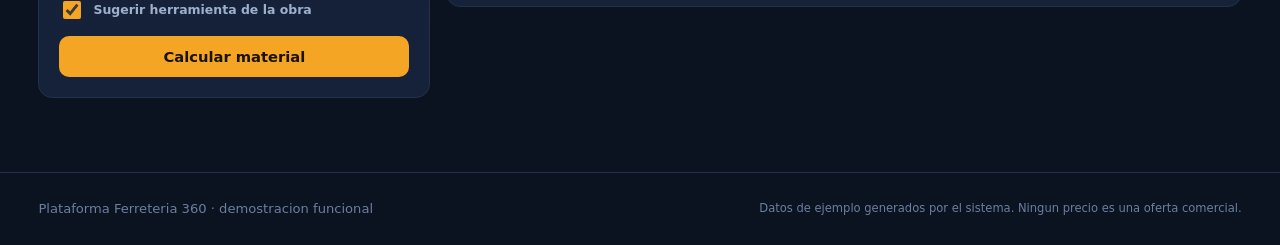
<file: demo/simulador.html>
<!DOCTYPE html>
<html lang="es">
<head>
<meta charset="utf-8">
<meta name="viewport" content="width=device-width, initial-scale=1">
<title>Simulador de materiales — Ferreteria 360</title>
<link rel="icon" href="data:image/svg+xml,<svg xmlns='http://www.w3.org/2000/svg' viewBox='0 0 100 100'><text y='.9em' font-size='90'>📐</text></svg>">
<link rel="stylesheet" href="assets/base.css">
<style>
  .obras { display: grid; grid-template-columns: 1fr 1fr; gap: 9px; }
  @media (max-width: 900px){ #simgrid { grid-template-columns: 1fr !important; } }
  .obra {
    padding: 12px; border-radius: var(--radio-s); border: 1px solid var(--linea);
    background: var(--panel); cursor: pointer; transition: .15s; text-align: left;
    font-family: inherit; color: var(--texto);
  }
  .obra:hover { border-color: var(--acento); }
  .obra.activa { border-color: var(--acento); background: rgba(245,165,36,.09); }
  .obra b { display: block; font-size: .87rem; margin-bottom: 2px; }
  .obra span { font-size: .72rem; color: var(--texto-3); }
  .memoria { background: var(--tinta); border-radius: var(--radio-s); padding: 13px 15px; border: 1px dashed var(--linea); }
  .memoria li { font-family: var(--mono); font-size: .78rem; color: var(--texto-2); margin-bottom: 6px; line-height: 1.5; }
  .reco { padding: 13px 14px; border-radius: var(--radio-s); border: 1px solid var(--linea); background: var(--panel); }
  .reco + .reco { margin-top: 9px; }
  .reco-t { font-weight: 650; font-size: .88rem; margin-bottom: 3px; }
  .reco-d { font-size: .81rem; color: var(--texto-2); }
  .total-caja {
    background: linear-gradient(135deg, rgba(245,165,36,.14), rgba(245,165,36,.04));
    border: 1px solid rgba(245,165,36,.32); border-radius: var(--radio); padding: 17px;
  }
  .plegable summary { cursor: pointer; font-size: .85rem; font-weight: 600; color: var(--texto-2); padding: 7px 0; }
  .plegable summary:hover { color: var(--acento); }
  @media print { .barra, .nav, #panel, .no-print { display: none !important; } }
</style>
</head>
<body>
<div id="barra"></div>

<main class="contenedor seccion-s">
  <span class="etiqueta">Modulo 01</span>
  <h1 style="margin-top:10px">Simulador de materiales de obra</h1>
  <p style="max-width:74ch">
    El cliente entra las medidas y el sistema calcula cuanto material necesita, con la memoria de calculo
    a la vista y el precio que le corresponde segun su nivel. Diez tipos de obra, formulas de practica
    colombiana, cantidades redondeadas a la unidad de venta real.
  </p>

  <div class="grid" id="simgrid" style="grid-template-columns:392px 1fr;align-items:start;margin-top:24px">
    <!-- ------------------------------------------------- panel izquierdo -->
    <div>
      <div class="tarjeta" id="panel">
        <h3>1. Que va a construir</h3>
        <div class="obras" id="obras" style="margin:12px 0 20px"></div>

        <h3>2. Medidas y condiciones</h3>
        <div id="campos" style="margin:12px 0 16px"></div>

        <h3>3. Quien cotiza</h3>
        <div class="campo" style="margin-top:10px">
          <select id="cliente"><option value="">Cliente de mostrador (precio de lista)</option></select>
        </div>
        <div class="campo-linea" style="margin-bottom:10px">
          <input type="checkbox" id="mo"><label for="mo" style="margin:0">Incluir estimado de mano de obra</label>
        </div>
        <div class="campo-linea">
          <input type="checkbox" id="herr" checked><label for="herr" style="margin:0">Sugerir herramienta de la obra</label>
        </div>
        <button class="boton" id="calcular" style="width:100%;margin-top:14px">Calcular material</button>
      </div>
    </div>

    <!-- --------------------------------------------------- resultados --->
    <div id="resultado"><div class="tarjeta cargando">Elija un tipo de obra y pulse "Calcular material".</div></div>
  </div>
</main>
<div id="pie"></div>

<script type="module">
import { api, barra, pie, COP, numero, pct, esc, $, aviso } from './assets/app.js';

$('#barra').innerHTML = barra('/simulador');
$('#pie').innerHTML = pie();

const { obras } = await api.get('/api/obras');
const { clientes } = await api.get('/api/admin/clientes');
let obraActual = obras[0];
let ultimo = null;

$('#cliente').innerHTML += clientes
  .map((c) => `<option value="${c.id}">${esc(c.nombre)} — ${esc(c.nivelNombre)}</option>`).join('');

function pintarObras() {
  $('#obras').innerHTML = obras.map((o) => `
    <button class="obra ${o.id === obraActual.id ? 'activa' : ''}" data-id="${o.id}">
      <b>${esc(o.nombre)}</b><span>${esc(o.descripcion)}</span>
    </button>`).join('');
  document.querySelectorAll('.obra').forEach((b) =>
    b.addEventListener('click', () => {
      obraActual = obras.find((o) => o.id === b.dataset.id);
      pintarObras();
      pintarCampos();
    }));
}

function pintarCampos() {
  $('#campos').innerHTML = obraActual.campos.map((c) => {
    if (c.tipo === 'bool') {
      return `<div class="campo-linea" style="margin-bottom:11px">
        <input type="checkbox" id="f_${c.id}" ${c.def ? 'checked' : ''}>
        <label for="f_${c.id}" style="margin:0">${esc(c.label)}</label></div>`;
    }
    if (c.tipo === 'select') {
      return `<div class="campo"><label for="f_${c.id}">${esc(c.label)}</label>
        <select id="f_${c.id}">${c.opciones.map((o) =>
          `<option value="${esc(o.valor)}" ${o.valor == c.def ? 'selected' : ''}>${esc(o.texto)}</option>`).join('')}
        </select></div>`;
    }
    return `<div class="campo"><label for="f_${c.id}">${esc(c.label)}</label>
      <div class="sufijo"><input type="number" step="0.01" id="f_${c.id}" value="${c.def}"
        ${c.min !== undefined ? `min="${c.min}"` : ''} ${c.max !== undefined ? `max="${c.max}"` : ''}>
        <span>${esc(c.unidad || '')}</span></div></div>`;
  }).join('');
}

function leerEntrada() {
  const e = {};
  for (const c of obraActual.campos) {
    const el = document.getElementById('f_' + c.id);
    if (!el) continue;
    e[c.id] = c.tipo === 'bool' ? el.checked : el.value;
  }
  return e;
}

async function calcular() {
  const btn = $('#calcular');
  btn.disabled = true; btn.textContent = 'Calculando...';
  try {
    const r = await api.post('/api/calcular', {
      obra: obraActual.id,
      entrada: leerEntrada(),
      clienteId: $('#cliente').value || null,
      incluirManoObra: $('#mo').checked,
    });
    ultimo = r;
    pintarResultado(r);
  } catch (e) {
    aviso(e.message, 'error');
  } finally {
    btn.disabled = false; btn.textContent = 'Calcular material';
  }
}

function pintarResultado({ calculo, cotizacion, recomendaciones }) {
  const t = cotizacion.totales;
  const conHerr = $('#herr').checked && calculo.herramientas.length;

  const filas = cotizacion.lineas.map((l) => `
    <tr>
      <td><div class="mini negro" style="font-weight:600">${esc(l.nombre)}</div>
        <div class="micro">${esc(l.motivo)}</div></td>
      <td class="num">${numero(l.cantidad, 2)} <span class="micro">${esc(l.unidad)}</span></td>
      <td class="num">${COP(l.precioUnit)}</td>
      <td class="num negro">${COP(l.subtotal)}</td>
      <td class="centrado">${l.disponible
        ? '<span class="etiqueta verde">hay</span>'
        : `<span class="etiqueta roja">faltan ${numero(l.faltante, 1)}</span>`}</td>
    </tr>`).join('');

  $('#resultado').innerHTML = `
    <div class="tarjeta">
      <div class="fila-sb wrap">
        <div>
          <span class="etiqueta cian">${esc(calculo.obra.nombre)}</span>
          <h2 style="margin:10px 0 0">Lista de materiales</h2>
        </div>
        <div class="fila no-print">
          <button class="boton fantasma s" id="btn-pdf">Imprimir / PDF</button>
          <button class="boton s" id="btn-guardar">Guardar cotizacion</button>
        </div>
      </div>

      <div class="grid g4" style="margin:18px 0">
        ${calculo.resumen.map((r) => `<div class="tarjeta-plana" style="padding:12px 14px">
          <div class="kpi-label">${esc(r.etiqueta)}</div>
          <div style="font-size:1.15rem;font-weight:750;margin-top:2px">${typeof r.valor === 'number' ? numero(r.valor, 3) : esc(String(r.valor))}
            <span class="micro">${esc(r.unidad || '')}</span></div>
        </div>`).join('')}
      </div>

      <table>
        <thead><tr><th>Material</th><th class="der">Cantidad</th><th class="der">Unitario</th><th class="der">Subtotal</th><th class="centrado">Bodega</th></tr></thead>
        <tbody>${filas}</tbody>
      </table>

      ${conHerr ? `<details class="plegable" style="margin-top:12px"><summary>Herramienta sugerida para esta obra (${calculo.herramientas.length}) — no incluida en el total</summary>
        <ul class="lista-limpia mini" style="padding:8px 0 0">
          ${calculo.herramientas.map((h) => `<li>&bull; ${esc(h.motivo)} — <span class="mono">${esc(h.sku)}</span> x ${h.cantidad}</li>`).join('')}
        </ul></details>` : ''}

      <div class="total-caja" style="margin-top:18px">
        <div class="fila-sb"><span class="mini">Materiales a precio de lista</span><span class="mono">${COP(t.bruto)}</span></div>
        ${t.descuento > 0 ? `<div class="fila-sb"><span class="mini">Descuento ${esc(cotizacion.nivel.nombre)} (${pct(cotizacion.nivel.descuento, 0)})</span>
          <span class="mono" style="color:var(--verde)">-${COP(t.descuento)}</span></div>` : ''}
        ${t.manoObra > 0 ? `<div class="fila-sb"><span class="mini">Mano de obra estimada (${numero(calculo.manoObra.cantidad, 2)} ${esc(calculo.manoObra.unidad)})</span>
          <span class="mono">${COP(t.manoObra)}</span></div>` : ''}
        <hr class="separador" style="margin:11px 0">
        <div class="fila-sb">
          <span style="font-weight:700">Total ${t.manoObra ? 'obra' : 'materiales'}</span>
          <span style="font-size:1.55rem;font-weight:800" class="acento">${COP(t.total)}</span>
        </div>
        <div class="micro" style="margin-top:5px">Incluye IVA (base ${COP(t.baseGravable)} + IVA ${COP(t.iva)}).
          ${esc(cotizacion.domicilio.mensaje)}</div>
      </div>

      ${t.manoObra > 0 ? `<p class="micro" style="margin:10px 0 0">Rendimiento de referencia: ${esc(calculo.manoObra.rendimiento)}.
        La mano de obra es un estimado de mercado, no un servicio que preste la ferreteria.</p>` : ''}

      <details class="plegable" style="margin-top:16px">
        <summary>Ver memoria de calculo (${calculo.memoria.length} pasos)</summary>
        <div class="memoria" style="margin-top:8px">
          <ol style="margin:0;padding-left:18px">${calculo.memoria.map((m) => `<li>${esc(m)}</li>`).join('')}</ol>
        </div>
      </details>

      ${calculo.advertencias.length ? `<div class="aviso" style="margin-top:14px">
        <b>Notas tecnicas</b><ul style="margin:6px 0 0;padding-left:18px">
        ${calculo.advertencias.map((a) => `<li>${esc(a)}</li>`).join('')}</ul></div>` : ''}
    </div>

    <div class="tarjeta" style="margin-top:16px">
      <div class="fila" style="margin-bottom:6px">
        <span class="etiqueta morada">Asistente de la ferreteria</span>
      </div>
      <h3>Lo que le recomiendo para esta obra</h3>
      <p class="mini" style="margin-bottom:14px">Generado sobre su carrito real, el stock del momento y su historial de compra.</p>
      ${recomendaciones.map((r) => `
        <div class="reco">
          <div class="fila-sb" style="align-items:flex-start">
            <div style="flex:1">
              <div class="reco-t">${esc(r.titulo)}</div>
              <div class="reco-d">${esc(r.detalle)}</div>
            </div>
            <div style="text-align:right;flex:0 0 auto;margin-left:12px">
              <span class="etiqueta ${{ahorro:'verde',disponibilidad:'roja',complemento:'',nivel:'morada',logistica:'cian',tecnica:'gris',historial:'gris',oportunidad:'cian'}[r.tipo] || 'gris'}">${esc(r.tipo)}</span>
              ${r.impacto ? `<div class="mono micro" style="margin-top:5px">${esc(r.impacto)}</div>` : ''}
            </div>
          </div>
        </div>`).join('') || '<p class="nada">Sin sugerencias para este calculo.</p>'}
    </div>`;

  $('#btn-pdf').addEventListener('click', () => window.print());
  $('#btn-guardar').addEventListener('click', guardar);
}

async function guardar() {
  if (!ultimo) return;
  try {
    const r = await api.post('/api/cotizaciones', {
      items: ultimo.calculo.items,
      clienteId: $('#cliente').value || null,
      incluirManoObra: $('#mo').checked,
      manoObra: ultimo.calculo.manoObra,
      origen: 'simulador',
      meta: { obra: ultimo.calculo.obra.nombre },
    });
    aviso(`Cotizacion ${r.cotizacion.id} guardada. Vigente hasta ${r.cotizacion.vence}.`, 'ok');
  } catch (e) {
    aviso(e.message, 'error');
  }
}

$('#calcular').addEventListener('click', calcular);
pintarObras();
pintarCampos();
calcular();
</script>
</body>
</html>
</file>
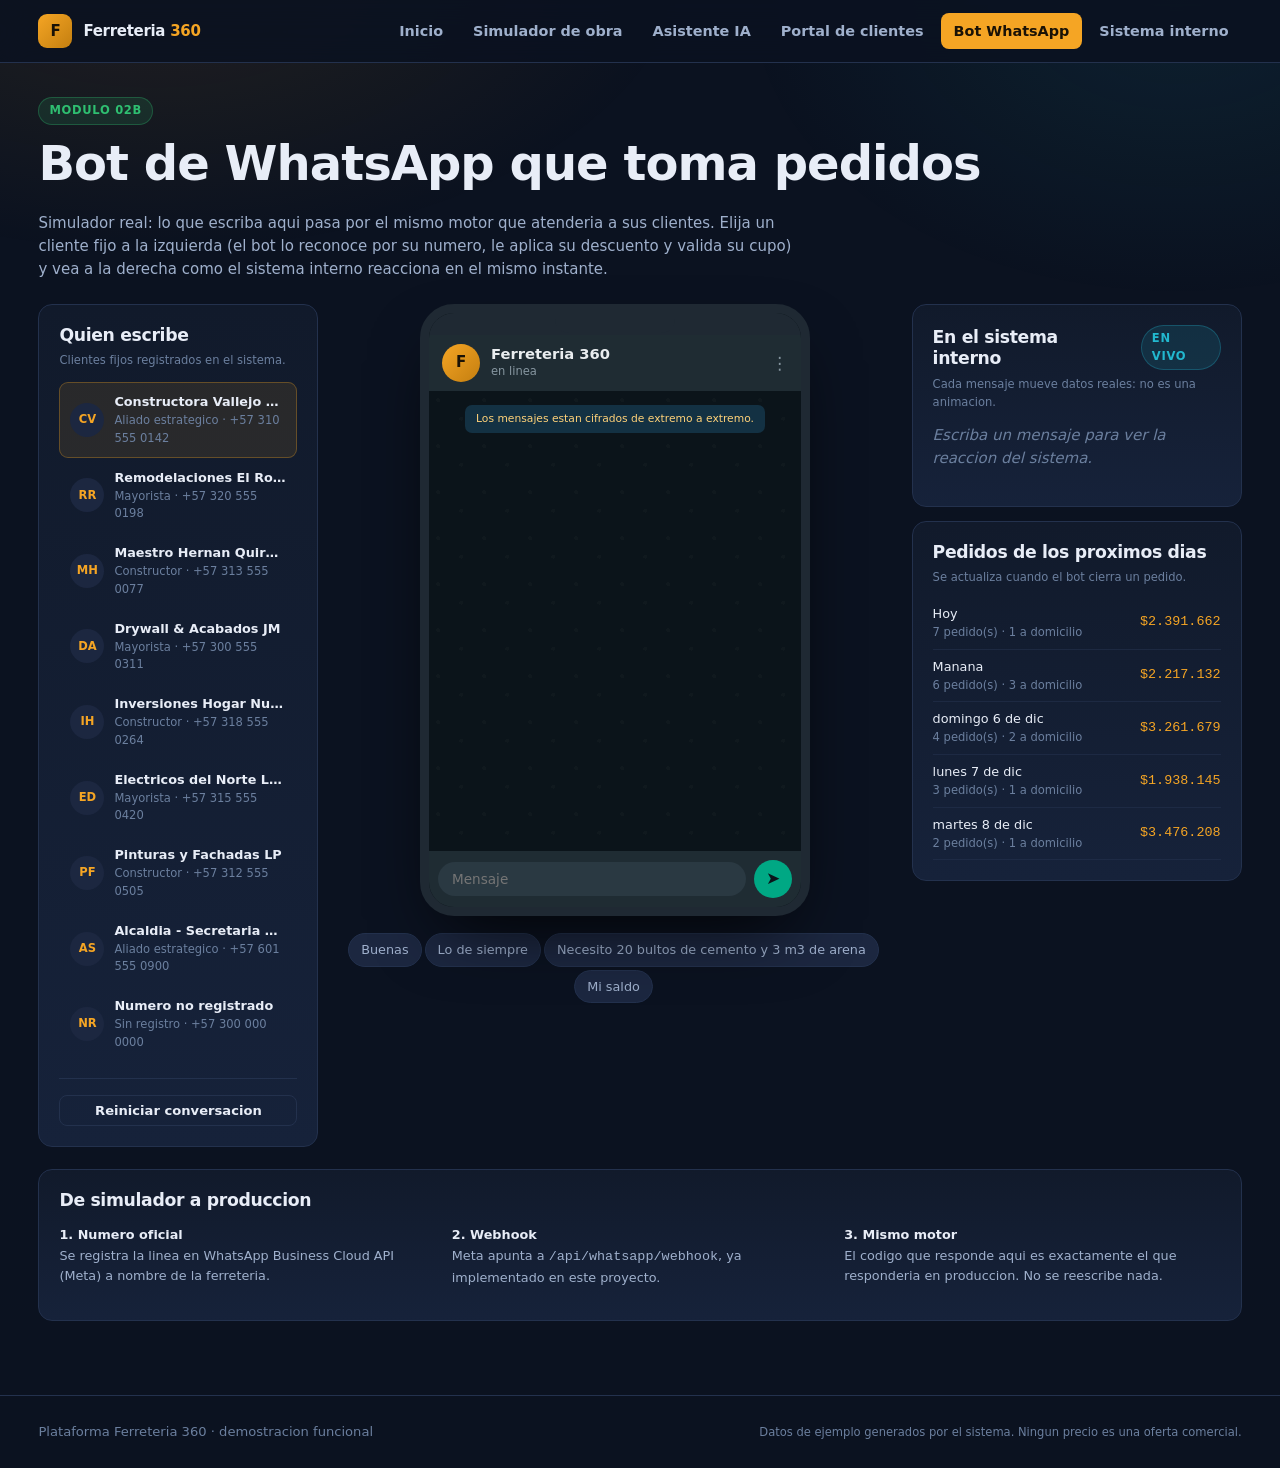
<file: demo/whatsapp.html>
<!DOCTYPE html>
<html lang="es">
<head>
<meta charset="utf-8">
<meta name="viewport" content="width=device-width, initial-scale=1">
<title>Bot de WhatsApp — Ferreteria 360</title>
<link rel="icon" href="data:image/svg+xml,<svg xmlns='http://www.w3.org/2000/svg' viewBox='0 0 100 100'><text y='.9em' font-size='90'>💬</text></svg>">
<link rel="stylesheet" href="assets/base.css">
<style>
  .telefono {
    width: 390px; max-width: 100%; margin: 0 auto;
    background: #0b141a; border-radius: 34px; border: 9px solid #1f2933;
    box-shadow: 0 30px 70px -25px rgba(0,0,0,.9); overflow: hidden; position: relative;
  }
  .muesca { height: 22px; background: #1f2933; position: relative; }
  .muesca::after {
    content: ''; position: absolute; left: 50%; transform: translateX(-50%); top: 0;
    width: 120px; height: 20px; background: #1f2933; border-radius: 0 0 14px 14px;
  }
  .wa-top { background: #1f2c33; padding: 9px 13px; display: flex; align-items: center; gap: 11px; }
  .wa-avatar {
    width: 38px; height: 38px; border-radius: 50%; flex: 0 0 auto;
    background: linear-gradient(135deg, #f5a524, #c47f10); display: grid; place-items: center;
    font-weight: 800; color: #1a1206; font-size: 15px;
  }
  .wa-nombre { color: #e9edef; font-weight: 600; font-size: .92rem; line-height: 1.25; }
  .wa-estado { color: #8696a0; font-size: .72rem; }
  .wa-cuerpo {
    height: 460px; overflow-y: auto; padding: 14px 11px;
    background-color: #0b141a;
    background-image:
      radial-gradient(circle at 20% 20%, rgba(255,255,255,.018) 0 2px, transparent 2px),
      radial-gradient(circle at 70% 60%, rgba(255,255,255,.018) 0 2px, transparent 2px);
    background-size: 46px 46px;
    display: flex; flex-direction: column; gap: 7px;
  }
  .wa-cifrado {
    align-self: center; background: rgba(27,73,101,.55); color: #ffd279; font-size: .67rem;
    padding: 6px 11px; border-radius: 7px; text-align: center; max-width: 88%; margin-bottom: 6px;
  }
  .wa-msg {
    max-width: 82%; padding: 7px 10px 6px; border-radius: 9px; font-size: .83rem;
    line-height: 1.42; color: #e9edef; white-space: pre-wrap; position: relative;
    box-shadow: 0 1px 1px rgba(0,0,0,.25);
  }
  .wa-in { background: #202c33; align-self: flex-start; border-top-left-radius: 2px; }
  .wa-out { background: #005c4b; align-self: flex-end; border-top-right-radius: 2px; }
  .wa-msg b { color: #fff; font-weight: 700; }
  .wa-hora { font-size: .62rem; color: #8696a0; float: right; margin: 6px 0 -2px 8px; }
  .wa-out .wa-hora { color: #a5cfc4; }
  .wa-bot { display: flex; gap: 8px; padding: 9px; background: #1f2c33; align-items: center; }
  .wa-bot input {
    background: #2a3942; border: 0; border-radius: 19px; padding: 9px 14px; color: #e9edef; font-size: .85rem;
  }
  .wa-bot input:focus { box-shadow: none; border: 0; }
  .wa-enviar {
    width: 38px; height: 38px; border-radius: 50%; background: #00a884; border: 0; cursor: pointer;
    color: #0b141a; font-size: 17px; flex: 0 0 auto;
  }
  .contacto {
    display: flex; gap: 10px; align-items: center; padding: 9px 10px; border-radius: 9px;
    cursor: pointer; transition: .13s; border: 1px solid transparent;
  }
  .contacto:hover { background: var(--tinta-3); }
  .contacto.activo { background: rgba(245,165,36,.1); border-color: rgba(245,165,36,.3); }
  .contacto-av {
    width: 34px; height: 34px; border-radius: 50%; flex: 0 0 auto; display: grid; place-items: center;
    background: var(--tinta-3); font-size: .72rem; font-weight: 800; color: var(--acento);
  }
  .evento { padding: 9px 11px; border-left: 2px solid var(--acento); background: var(--tinta); border-radius: 0 8px 8px 0; font-size: .78rem; }
  .evento + .evento { margin-top: 7px; }
  .escribe { align-self: flex-start; background: #202c33; padding: 11px 14px; border-radius: 9px; display: flex; gap: 4px; }
  .escribe i { width: 6px; height: 6px; border-radius: 50%; background: #8696a0; animation: p 1.2s infinite; }
  .escribe i:nth-child(2){animation-delay:.18s} .escribe i:nth-child(3){animation-delay:.36s}
  @keyframes p { 0%,60%,100%{opacity:.3} 30%{opacity:1} }
</style>
</head>
<body>
<div id="barra"></div>

<main class="contenedor seccion-s">
  <span class="etiqueta verde">Modulo 02b</span>
  <h1 style="margin-top:10px">Bot de WhatsApp que toma pedidos</h1>
  <p style="max-width:80ch">
    Simulador real: lo que escriba aqui pasa por el mismo motor que atenderia a sus clientes.
    Elija un cliente fijo a la izquierda (el bot lo reconoce por su numero, le aplica su descuento
    y valida su cupo) y vea a la derecha como el sistema interno reacciona en el mismo instante.
  </p>

  <div class="grid" id="grid3" style="grid-template-columns:280px 1fr 330px;align-items:start;margin-top:22px;gap:18px">

    <!-- ------------------------------------------------------ contactos -->
    <div class="tarjeta">
      <h3>Quien escribe</h3>
      <p class="micro" style="margin:4px 0 12px">Clientes fijos registrados en el sistema.</p>
      <div id="contactos"></div>
      <hr class="separador">
      <button class="boton fantasma s" id="reiniciar" style="width:100%">Reiniciar conversacion</button>
    </div>

    <!-- -------------------------------------------------------- telefono -->
    <div>
      <div class="telefono">
        <div class="muesca"></div>
        <div class="wa-top">
          <div class="wa-avatar">F</div>
          <div style="flex:1;min-width:0">
            <div class="wa-nombre">Ferreteria 360</div>
            <div class="wa-estado" id="wa-estado">en linea</div>
          </div>
          <div style="color:#8696a0;font-size:17px">&#8942;</div>
        </div>
        <div class="wa-cuerpo" id="chat">
          <div class="wa-cifrado">Los mensajes estan cifrados de extremo a extremo.</div>
        </div>
        <form class="wa-bot" id="form">
          <input id="entrada" placeholder="Mensaje" autocomplete="off">
          <button class="wa-enviar" type="submit">&#10148;</button>
        </form>
      </div>
      <div id="chips" class="wrap centrado" style="display:flex;justify-content:center;margin-top:14px"></div>
    </div>

    <!-- ----------------------------------------------- lo que pasa dentro -->
    <div>
      <div class="tarjeta">
        <div class="fila-sb"><h3 style="margin:0">En el sistema interno</h3><span class="etiqueta cian">en vivo</span></div>
        <p class="micro" style="margin:6px 0 12px">Cada mensaje mueve datos reales: no es una animacion.</p>
        <div id="sistema"><p class="nada">Escriba un mensaje para ver la reaccion del sistema.</p></div>
      </div>

      <div class="tarjeta" style="margin-top:14px">
        <h3>Pedidos de los proximos dias</h3>
        <p class="micro" style="margin:4px 0 10px">Se actualiza cuando el bot cierra un pedido.</p>
        <div id="agenda" class="cargando">...</div>
      </div>
    </div>
  </div>

  <div class="tarjeta" style="margin-top:22px">
    <h3>De simulador a produccion</h3>
    <div class="grid g3" style="margin-top:12px">
      <div><b class="mini negro">1. Numero oficial</b><p class="mini">Se registra la linea en WhatsApp Business Cloud API (Meta) a nombre de la ferreteria.</p></div>
      <div><b class="mini negro">2. Webhook</b><p class="mini">Meta apunta a <span class="mono">/api/whatsapp/webhook</span>, ya implementado en este proyecto.</p></div>
      <div><b class="mini negro">3. Mismo motor</b><p class="mini">El codigo que responde aqui es exactamente el que responderia en produccion. No se reescribe nada.</p></div>
    </div>
  </div>
</main>
<div id="pie"></div>

<script type="module">
import { api, barra, pie, esc, $, COP, numero, aviso } from './assets/app.js';

$('#barra').innerHTML = barra('/whatsapp');
$('#pie').innerHTML = pie();

const { contactos, anonimo } = await api.get('/api/whatsapp/contactos');
const todos = [...contactos, { id: null, nombre: anonimo.nombre, contacto: 'Cliente nuevo', whatsapp: anonimo.whatsapp, nivelNombre: 'Sin registro' }];
let actual = todos[0];

const iniciales = (n) => n.split(' ').filter((w) => w.length > 2).slice(0, 2).map((w) => w[0]).join('').toUpperCase();

function pintarContactos() {
  $('#contactos').innerHTML = todos.map((c, i) => `
    <div class="contacto ${c.whatsapp === actual.whatsapp ? 'activo' : ''}" data-i="${i}">
      <div class="contacto-av">${esc(iniciales(c.nombre))}</div>
      <div style="min-width:0;flex:1">
        <div class="mini negro" style="font-weight:600;overflow:hidden;text-overflow:ellipsis;white-space:nowrap">${esc(c.nombre)}</div>
        <div class="micro">${esc(c.nivelNombre)} &middot; ${esc(c.whatsapp)}</div>
      </div>
    </div>`).join('');
  $('#contactos').querySelectorAll('.contacto').forEach((el) =>
    el.addEventListener('click', () => {
      actual = todos[Number(el.dataset.i)];
      pintarContactos();
      cargarConversacion();
    }));
}

const hora = () => new Date().toLocaleTimeString('es-CO', { hour: '2-digit', minute: '2-digit' });
const formatear = (t) => esc(t).replace(/\*([^*]+)\*/g, '<b>$1</b>').replace(/_([^_]+)_/g, '<i>$1</i>');

function burbuja(texto, dir, ts) {
  const d = document.createElement('div');
  d.className = 'wa-msg ' + (dir === 'out' ? 'wa-out' : 'wa-in');
  d.innerHTML = formatear(texto) + `<span class="wa-hora">${ts || hora()}</span>`;
  $('#chat').appendChild(d);
  $('#chat').scrollTop = $('#chat').scrollHeight;
}

async function cargarConversacion() {
  $('#chat').innerHTML = '<div class="wa-cifrado">Los mensajes estan cifrados de extremo a extremo.</div>';
  const { conversacion } = await api.get('/api/whatsapp/conversacion/' + encodeURIComponent(actual.whatsapp));
  if (!conversacion.mensajes.length) {
    pintarChips(actual.id
      ? ['Buenas', 'Lo de siempre', 'Necesito 20 bultos de cemento y 3 m3 de arena', 'Mi saldo']
      : ['Buenas', 'Cuanto vale el cemento', 'Cuanto material para una placa de 5x4', 'Hacen domicilios']);
    return;
  }
  for (const m of conversacion.mensajes) {
    burbuja(m.texto, m.de === 'cliente' ? 'out' : 'in',
      new Date(m.ts).toLocaleTimeString('es-CO', { hour: '2-digit', minute: '2-digit' }));
  }
}

function pintarChips(lista) {
  $('#chips').innerHTML = (lista || []).map((c) => `<span class="chip">${esc(c)}</span>`).join('');
  $('#chips').querySelectorAll('.chip').forEach((c) => c.addEventListener('click', () => enviar(c.textContent)));
}

function pintarSistema(r) {
  const c = r.conversacion;
  const bloques = [
    `<div class="evento"><b>Mensaje interpretado</b><br>
      intencion <span class="mono acento">${esc(r.interpretacion.intencion)}</span> ·
      confianza ${Math.round(r.interpretacion.confianza * 100)}% ·
      ${r.interpretacion.items} producto(s) identificado(s)</div>`,
  ];
  if (c.cliente) {
    bloques.push(`<div class="evento"><b>Cliente reconocido por su numero</b><br>
      ${esc(c.cliente.nombre)} — precio <span class="acento">${esc(c.cliente.nivel)}</span></div>`);
  } else {
    bloques.push(`<div class="evento" style="border-color:var(--texto-3)"><b>Numero no registrado</b><br>
      Atiende como cliente nuevo, con precio de lista.</div>`);
  }
  if (c.carrito?.length) {
    bloques.push(`<div class="evento"><b>Pedido en construccion</b><br>
      ${c.carrito.map((x) => `${numero(x.cantidad, 2)} x <span class="mono">${esc(x.sku)}</span>`).join('<br>')}</div>`);
  }
  if (c.esperando) {
    bloques.push(`<div class="evento" style="border-color:var(--cian)"><b>Estado de la conversacion</b><br>
      esperando <span class="mono">${esc(c.esperando)}</span></div>`);
  }
  const creado = r.respuestas.find((m) => m.evento === 'pedido_creado');
  if (creado) {
    bloques.unshift(`<div class="evento" style="border-color:var(--verde)"><b>Pedido creado: ${esc(creado.pedidoId)}</b><br>
      Inventario descontado y pedido cargado en la agenda de despacho.</div>`);
    aviso(`Pedido ${creado.pedidoId} creado desde WhatsApp`, 'ok');
    cargarAgenda();
  }
  if (c.escalada) {
    bloques.push(`<div class="evento" style="border-color:var(--rojo)"><b>Escalado a un asesor humano</b><br>
      Queda registrado en el log de eventos del sistema.</div>`);
  }
  $('#sistema').innerHTML = bloques.join('');
}

async function cargarAgenda() {
  const a = await api.get('/api/admin/agenda?dias=5');
  $('#agenda').classList.remove('cargando');
  $('#agenda').innerHTML = a.grupos.map((g) => `
    <div class="fila-sb" style="padding:7px 0;border-bottom:1px solid rgba(35,49,77,.6)">
      <div><div class="mini negro">${esc(g.etiqueta)}</div><div class="micro">${g.cantidad} pedido(s) · ${g.domicilios} a domicilio</div></div>
      <div class="mono acento">${COP(g.total)}</div>
    </div>`).join('');
}

let ocupado = false;
async function enviar(texto) {
  if (ocupado || !texto?.trim()) return;
  ocupado = true;
  burbuja(texto, 'out');
  $('#entrada').value = '';
  pintarChips([]);
  $('#wa-estado').textContent = 'escribiendo...';

  const esp = document.createElement('div');
  esp.className = 'escribe';
  esp.innerHTML = '<i></i><i></i><i></i>';
  $('#chat').appendChild(esp);
  $('#chat').scrollTop = $('#chat').scrollHeight;

  try {
    const r = await api.post('/api/whatsapp/mensaje', { telefono: actual.whatsapp, texto });
    await new Promise((res) => setTimeout(res, 420));
    esp.remove();
    for (const m of r.respuestas) {
      burbuja(m.texto, 'in');
      await new Promise((res) => setTimeout(res, 240));
    }
    pintarChips(r.respuestas.at(-1)?.chips);
    pintarSistema(r);
  } catch (e) {
    esp.remove();
    aviso(e.message, 'error');
  } finally {
    ocupado = false;
    $('#wa-estado').textContent = 'en linea';
    $('#entrada').focus();
  }
}

$('#form').addEventListener('submit', (e) => { e.preventDefault(); enviar($('#entrada').value); });
$('#reiniciar').addEventListener('click', async () => {
  await api.post('/api/whatsapp/reiniciar/' + encodeURIComponent(actual.whatsapp));
  $('#sistema').innerHTML = '<p class="nada">Conversacion reiniciada.</p>';
  cargarConversacion();
});

pintarContactos();
await cargarConversacion();
await cargarAgenda();
</script>
</body>
</html>
</file>
<file: demo/assets/base.css>
/* Sistema de diseno de la plataforma. Un solo archivo para las 6 pantallas. */
:root {
  --tinta: #0b1220;
  --tinta-2: #131c2e;
  --tinta-3: #1c2740;
  --linea: #23314d;
  --texto: #e8edf7;
  --texto-2: #9fb0cc;
  --texto-3: #6b7f9e;
  --acento: #f5a524;
  --acento-oscuro: #c47f10;
  --cian: #22b8cf;
  --verde: #2fbf71;
  --rojo: #ef4d5a;
  --morado: #8b6dd6;
  --panel: #111a2b;
  --panel-2: #16223a;
  --radio: 14px;
  --radio-s: 9px;
  --sombra: 0 18px 45px -20px rgba(0, 0, 0, .8);
  --fuente: 'Inter', 'Segoe UI', system-ui, -apple-system, sans-serif;
  --mono: 'JetBrains Mono', 'Consolas', ui-monospace, monospace;
}

* { box-sizing: border-box; }

html { scroll-behavior: smooth; }

body {
  margin: 0;
  font-family: var(--fuente);
  background: var(--tinta);
  color: var(--texto);
  font-size: 15px;
  line-height: 1.55;
  -webkit-font-smoothing: antialiased;
}

body::before {
  content: '';
  position: fixed;
  inset: 0;
  background:
    radial-gradient(900px 500px at 12% -5%, rgba(245, 165, 36, .10), transparent 60%),
    radial-gradient(700px 480px at 92% 0%, rgba(34, 184, 207, .09), transparent 62%);
  pointer-events: none;
  z-index: 0;
}

a { color: var(--acento); text-decoration: none; }
a:hover { text-decoration: underline; }

h1, h2, h3, h4 { margin: 0 0 .4em; line-height: 1.2; letter-spacing: -.02em; }
h1 { font-size: clamp(1.9rem, 4vw, 3rem); font-weight: 800; }
h2 { font-size: clamp(1.35rem, 2.4vw, 1.9rem); font-weight: 700; }
h3 { font-size: 1.08rem; font-weight: 650; }
p { margin: 0 0 1em; color: var(--texto-2); }

/* ------------------------------------------------------------ estructura */
.contenedor { width: min(1280px, 94vw); margin: 0 auto; position: relative; z-index: 1; }
.seccion { padding: 64px 0; }
.seccion-s { padding: 34px 0; }

.barra {
  position: sticky; top: 0; z-index: 50;
  background: rgba(11, 18, 32, .88);
  backdrop-filter: blur(14px);
  border-bottom: 1px solid var(--linea);
}
.barra-in { display: flex; align-items: center; gap: 22px; padding: 13px 0; }
.marca { display: flex; align-items: center; gap: 11px; font-weight: 750; letter-spacing: -.02em; color: var(--texto); }
.marca:hover { text-decoration: none; }
.marca-icono {
  width: 34px; height: 34px; border-radius: 9px; display: grid; place-items: center;
  background: linear-gradient(135deg, var(--acento), var(--acento-oscuro));
  color: #1a1206; font-weight: 800; font-size: 15px;
}
.nav { display: flex; gap: 4px; margin-left: auto; flex-wrap: wrap; }
.nav a {
  color: var(--texto-2); padding: 7px 13px; border-radius: 8px;
  font-size: .9rem; font-weight: 550; transition: .15s;
}
.nav a:hover { background: var(--tinta-3); color: var(--texto); text-decoration: none; }
.nav a.activo { background: var(--acento); color: #1a1206; }

/* ---------------------------------------------------------------- piezas */
.tarjeta {
  background: linear-gradient(180deg, var(--panel), var(--panel-2));
  border: 1px solid var(--linea);
  border-radius: var(--radio);
  padding: 20px;
}
.tarjeta-plana { background: var(--panel); border: 1px solid var(--linea); border-radius: var(--radio); padding: 18px; }

.grid { display: grid; gap: 16px; }
.g2 { grid-template-columns: repeat(2, 1fr); }
.g3 { grid-template-columns: repeat(3, 1fr); }
.g4 { grid-template-columns: repeat(4, 1fr); }
.g-lateral { grid-template-columns: 1.55fr 1fr; align-items: start; }
.g-lateral-inv { grid-template-columns: 340px 1fr; align-items: start; }

.fila { display: flex; gap: 10px; align-items: center; }
.fila-sb { display: flex; gap: 10px; align-items: center; justify-content: space-between; }
.wrap { flex-wrap: wrap; }

.etiqueta {
  display: inline-flex; align-items: center; gap: 6px;
  font-size: .72rem; font-weight: 700; letter-spacing: .06em; text-transform: uppercase;
  padding: 4px 10px; border-radius: 999px;
  background: rgba(245, 165, 36, .13); color: var(--acento);
  border: 1px solid rgba(245, 165, 36, .28);
}
.etiqueta.cian { background: rgba(34, 184, 207, .13); color: var(--cian); border-color: rgba(34, 184, 207, .28); }
.etiqueta.verde { background: rgba(47, 191, 113, .13); color: var(--verde); border-color: rgba(47, 191, 113, .3); }
.etiqueta.roja { background: rgba(239, 77, 90, .13); color: var(--rojo); border-color: rgba(239, 77, 90, .3); }
.etiqueta.gris { background: var(--tinta-3); color: var(--texto-2); border-color: var(--linea); }
.etiqueta.morada { background: rgba(139, 109, 214, .14); color: var(--morado); border-color: rgba(139, 109, 214, .3); }

.boton {
  display: inline-flex; align-items: center; justify-content: center; gap: 8px;
  padding: 11px 18px; border-radius: 10px; border: 1px solid transparent;
  font-family: inherit; font-size: .92rem; font-weight: 650; cursor: pointer;
  background: var(--acento); color: #1a1206; transition: .15s;
}
.boton:hover { filter: brightness(1.08); text-decoration: none; transform: translateY(-1px); }
.boton:active { transform: translateY(0); }
.boton:disabled { opacity: .45; cursor: not-allowed; transform: none; }
.boton.fantasma { background: transparent; border-color: var(--linea); color: var(--texto); }
.boton.fantasma:hover { border-color: var(--acento); color: var(--acento); }
.boton.cian { background: var(--cian); color: #04222a; }
.boton.verde { background: var(--verde); color: #04240f; }
.boton.s { padding: 7px 12px; font-size: .82rem; border-radius: 8px; }

input, select, textarea {
  width: 100%; padding: 10px 12px; border-radius: var(--radio-s);
  background: var(--tinta); border: 1px solid var(--linea); color: var(--texto);
  font-family: inherit; font-size: .93rem; transition: .15s;
}
input:focus, select:focus, textarea:focus {
  outline: none; border-color: var(--acento); box-shadow: 0 0 0 3px rgba(245, 165, 36, .14);
}
select option { background: var(--tinta-2); }
label { display: block; font-size: .78rem; font-weight: 600; color: var(--texto-2); margin-bottom: 5px; }
.campo { margin-bottom: 13px; }
.campo-linea { display: flex; align-items: center; gap: 9px; }
.campo-linea input[type=checkbox] { width: 18px; height: 18px; accent-color: var(--acento); }
.sufijo { position: relative; }
.sufijo span {
  position: absolute; right: 11px; top: 50%; transform: translateY(-50%);
  font-size: .78rem; color: var(--texto-3); pointer-events: none;
}

table { width: 100%; border-collapse: collapse; font-size: .88rem; }
th {
  text-align: left; font-size: .71rem; text-transform: uppercase; letter-spacing: .06em;
  color: var(--texto-3); font-weight: 700; padding: 9px 10px; border-bottom: 1px solid var(--linea);
  white-space: nowrap;
}
td { padding: 10px; border-bottom: 1px solid rgba(35, 49, 77, .55); vertical-align: middle; }
tbody tr:hover { background: rgba(28, 39, 64, .45); }
.num { text-align: right; font-variant-numeric: tabular-nums; font-family: var(--mono); font-size: .84rem; }

.kpi { background: var(--panel); border: 1px solid var(--linea); border-radius: var(--radio); padding: 15px 17px; }
.kpi-label { font-size: .72rem; text-transform: uppercase; letter-spacing: .06em; color: var(--texto-3); font-weight: 700; }
.kpi-valor { font-size: 1.6rem; font-weight: 800; letter-spacing: -.03em; margin-top: 4px; font-variant-numeric: tabular-nums; }
.kpi-pie { font-size: .78rem; color: var(--texto-2); margin-top: 3px; }
.sube { color: var(--verde); }
.baja { color: var(--rojo); }

.mini { font-size: .8rem; color: var(--texto-2); }
.micro { font-size: .72rem; color: var(--texto-3); }
.mono { font-family: var(--mono); font-size: .84rem; }
.centrado { text-align: center; }
.der { text-align: right; }
.negro { color: var(--texto); }
.acento { color: var(--acento); }
.nada { color: var(--texto-3); font-style: italic; }

.separador { height: 1px; background: var(--linea); margin: 16px 0; border: 0; }

.lista-limpia { list-style: none; padding: 0; margin: 0; }
.chip {
  display: inline-block; padding: 6px 12px; border-radius: 999px;
  background: var(--tinta-3); border: 1px solid var(--linea); color: var(--texto-2);
  font-size: .8rem; cursor: pointer; transition: .15s; margin: 3px 3px 0 0;
}
.chip:hover { border-color: var(--acento); color: var(--acento); }

.barra-prog { height: 7px; background: var(--tinta-3); border-radius: 99px; overflow: hidden; }
.barra-prog > i { display: block; height: 100%; background: var(--acento); border-radius: 99px; }

.tabs { display: flex; gap: 4px; border-bottom: 1px solid var(--linea); margin-bottom: 20px; overflow-x: auto; }
.tab {
  padding: 11px 16px; cursor: pointer; color: var(--texto-2); font-weight: 600; font-size: .9rem;
  border-bottom: 2px solid transparent; white-space: nowrap; background: none; border-top: 0; border-left: 0; border-right: 0;
  font-family: inherit;
}
.tab:hover { color: var(--texto); }
.tab.activo { color: var(--acento); border-bottom-color: var(--acento); }

.cargando { color: var(--texto-3); font-size: .85rem; padding: 22px; text-align: center; }

.aviso {
  padding: 11px 14px; border-radius: var(--radio-s); font-size: .85rem;
  background: rgba(245, 165, 36, .1); border: 1px solid rgba(245, 165, 36, .25); color: #ffd48a;
}
.aviso.roja { background: rgba(239, 77, 90, .1); border-color: rgba(239, 77, 90, .28); color: #ffb3b9; }
.aviso.verde { background: rgba(47, 191, 113, .1); border-color: rgba(47, 191, 113, .28); color: #9df0c2; }
.aviso.cian { background: rgba(34, 184, 207, .1); border-color: rgba(34, 184, 207, .28); color: #a5ecf7; }

.pie { border-top: 1px solid var(--linea); padding: 26px 0; color: var(--texto-3); font-size: .82rem; margin-top: 40px; }

::-webkit-scrollbar { width: 10px; height: 10px; }
::-webkit-scrollbar-track { background: var(--tinta); }
::-webkit-scrollbar-thumb { background: var(--tinta-3); border-radius: 99px; border: 2px solid var(--tinta); }
::-webkit-scrollbar-thumb:hover { background: var(--linea); }

@media (max-width: 1000px) {
  .g-lateral, .g-lateral-inv, .g4 { grid-template-columns: 1fr 1fr; }
  .g3 { grid-template-columns: 1fr 1fr; }
}
@media (max-width: 680px) {
  .g2, .g3, .g4, .g-lateral, .g-lateral-inv { grid-template-columns: 1fr; }
  .seccion { padding: 40px 0; }
  .nav { gap: 2px; }
  .nav a { padding: 6px 9px; font-size: .82rem; }
}
</file>
